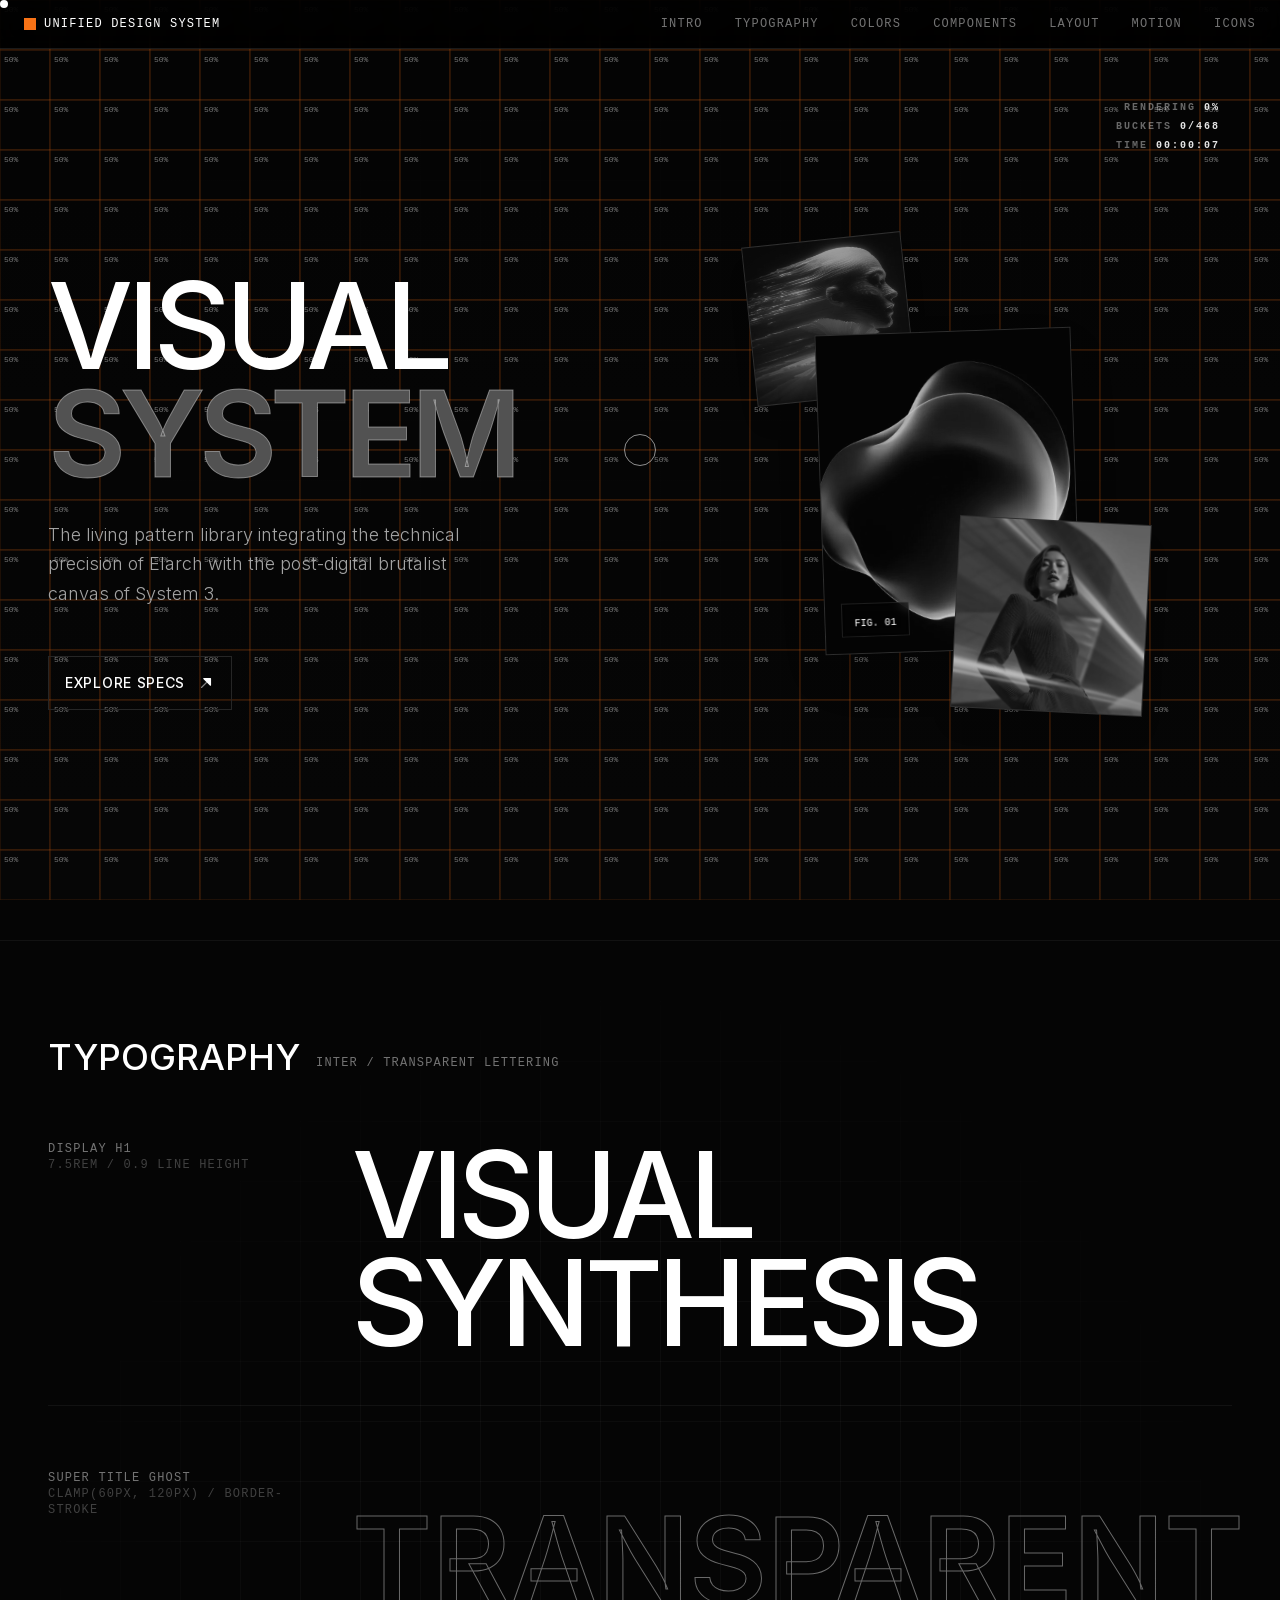
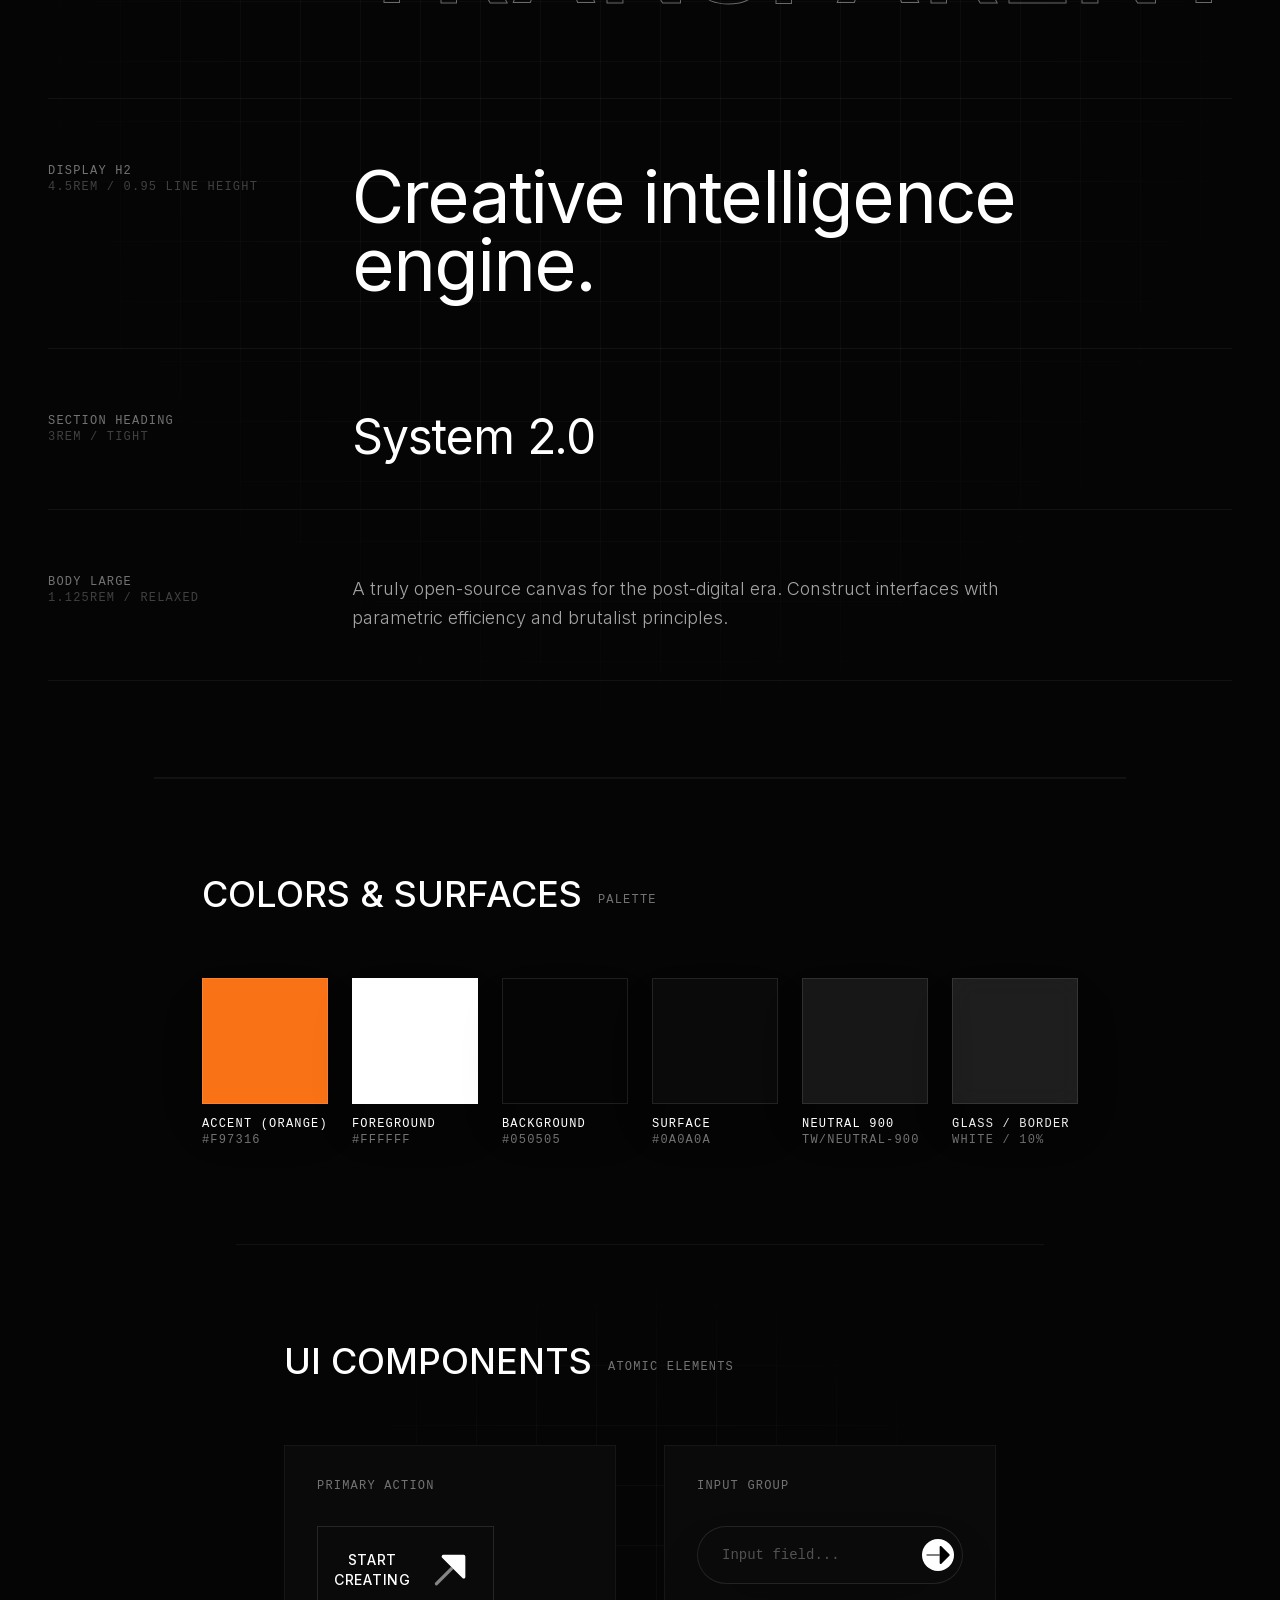
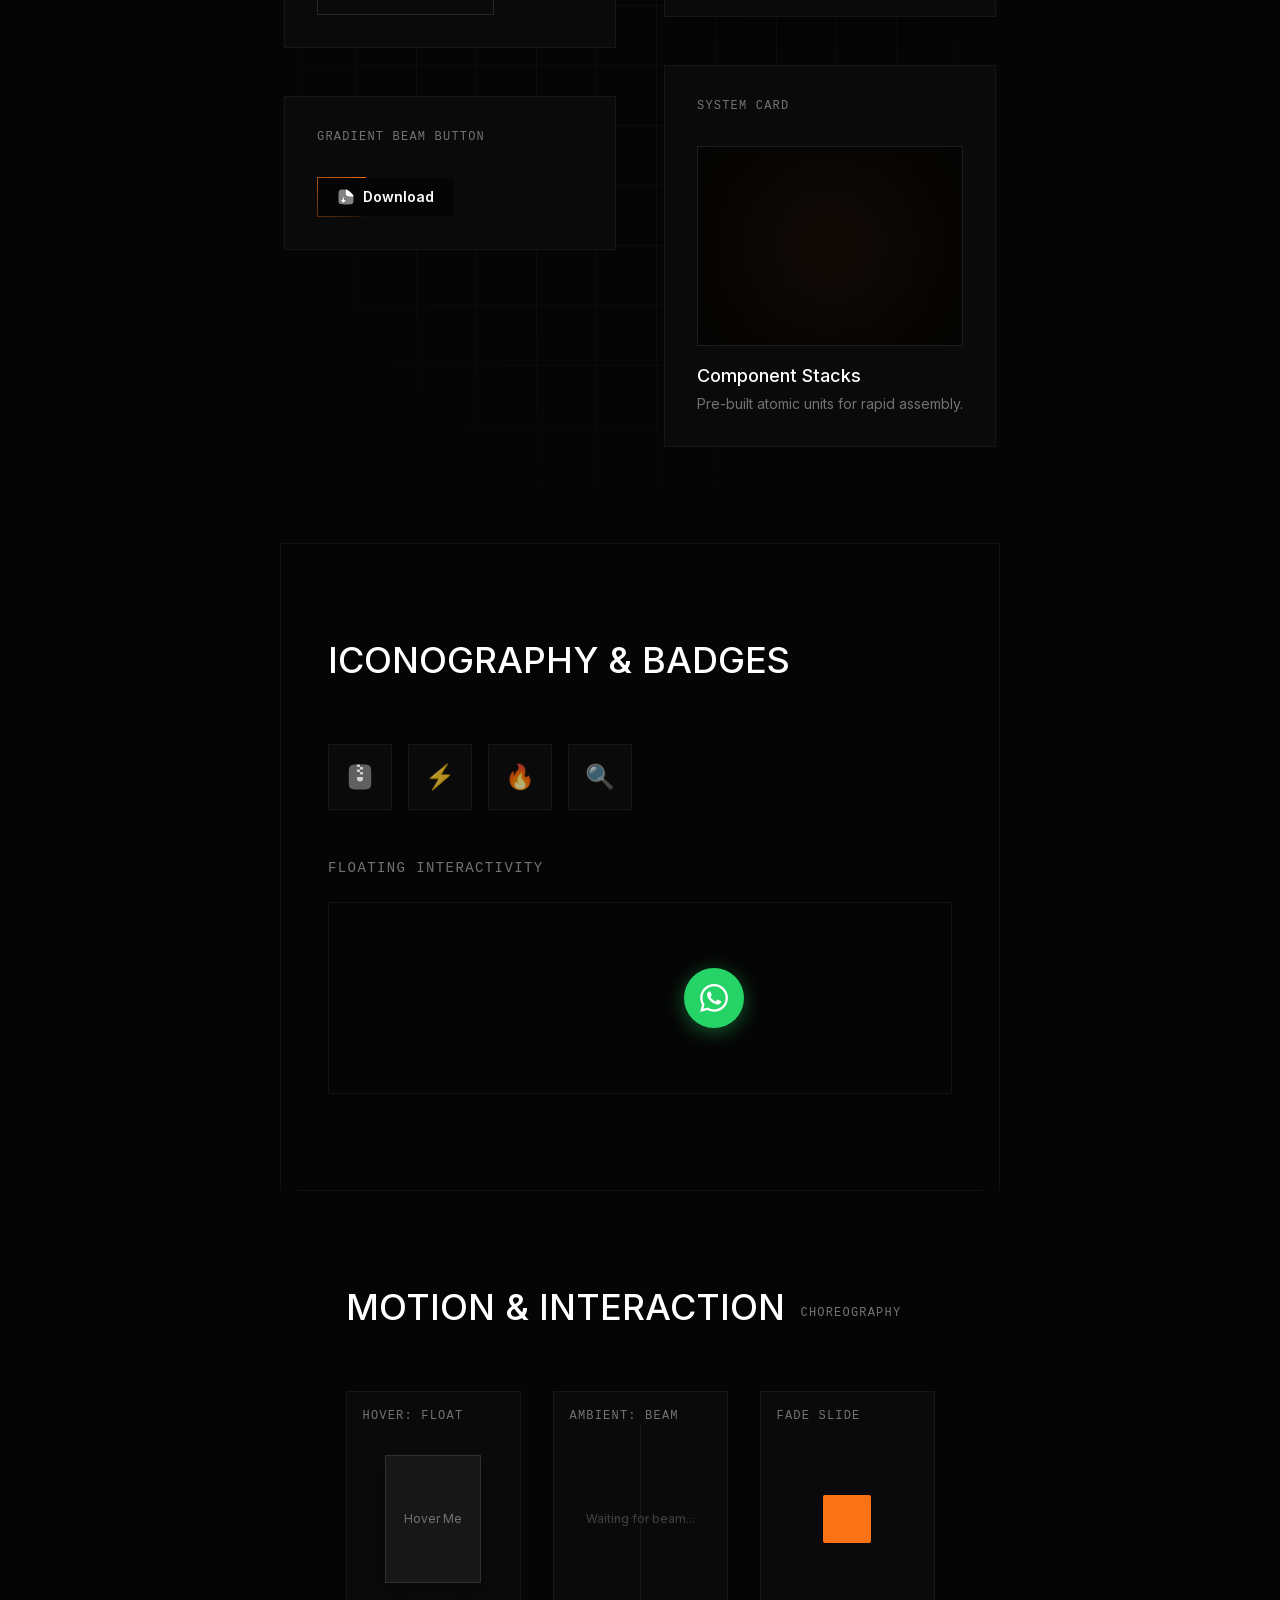
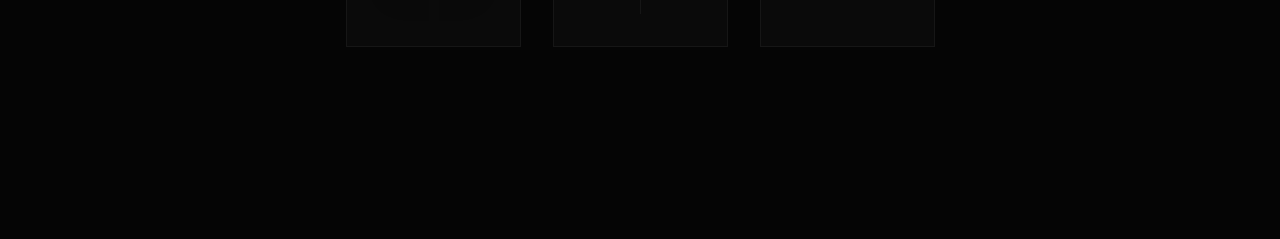
<file: assets/design_system-op1.html>
<!DOCTYPE html>
<html lang="en">
<head>
    <meta charset="utf-8"/>
    <meta content="width=device-width, initial-scale=1.0" name="viewport"/>
    <title>Unified Design System - Canvas & Elarch</title>
    <!-- From DS3 -->
    <script src="../templates/DS3/assets/resource_3fa48481346f.js"></script>
    <script src="../templates/DS3/assets/iconify_654a1ef798a3.js"></script>
    <link href="https://fonts.googleapis.com" rel="preconnect"/>
    <link crossorigin="" href="https://fonts.gstatic.com" rel="preconnect"/>
    <link href="../templates/DS3/assets/css2_5dc1420882f5.css" rel="stylesheet"/>
    <link href="../templates/DS3/assets/css2_86e10c4bcbd4.css" rel="stylesheet" />
    <link href="../templates/DS3/assets/css2_0fc20595ebff.css" rel="stylesheet" />
    <link href="../templates/DS3/assets/css2_23afcbef9bdd.css" rel="stylesheet" />
    <link href="../templates/DS3/assets/css2_82ced711bf49.css" rel="stylesheet" />
    
    <!-- From DS2 (Elarch) -->
    <link href="https://fonts.googleapis.com/css2?family=Barlow+Condensed:ital,wght@0,300;0,700;0,800;1,700&family=Montserrat:ital,wght@0,300;0,400;0,500;0,600;0,700;0,800;0,900;1,300;1,400;1,500;1,700;1,900&display=swap" rel="stylesheet">
    <link rel="stylesheet" href="../templates/DS2/styles/index-ByFoUh7y.css">

    <style>
        /* DS3 Base Styles */
        body {
            font-family: 'Inter', sans-serif;
            background-color: #050505;
            color: #ffffff;
            overflow-x: hidden;
            scroll-behavior: smooth;
        }
        
        /* DS2 Mouse Cursor Elements */
        .ds-cursor-dot {
            width: 8px; height: 8px; background: rgb(255, 255, 255); border-radius: 50%; z-index: 9999;
            transition: transform 0.05s linear;
        }
        .ds-cursor-ring {
            width: 32px; height: 32px; border: 1px solid rgba(255, 255, 255, 0.55); border-radius: 50%; z-index: 9999;
            transition: width 0.3s, height 0.3s, border-color 0.3s, background-color 0.3s;
        }

        /* DS3 Grid Background */
        .grid-bg {
            background-image:
            linear-gradient(to right, rgba(255,255,255,0.03) 1px, transparent 1px),
            linear-gradient(to bottom, rgba(255,255,255,0.03) 1px, transparent 1px);
            background-size: 60px 60px;
            mask-image: radial-gradient(ellipse at center, black 40%, transparent 70%);
            -webkit-mask-image: radial-gradient(ellipse at center, black 40%, transparent 70%);
        }

        /* DS3 Animations */
        @keyframes fadeSlideIn {
            0% { opacity: 0; transform: translateY(30px); filter: blur(8px); }
            100% { opacity: 1; transform: translateY(0); filter: blur(0px); }
        }
        .animate-on-scroll { animation-play-state: paused !important; }
        .animate-on-scroll.animate { animation-play-state: running !important; }

        /* DS3 Beam Animation */
        .beam-border-v {
            position: absolute; top: 0; bottom: 0; left: 0; width: 1px;
            background: rgba(255,255,255,0.05); overflow: hidden; z-index: 10;
        }
        .beam-border-v::after {
            content: ''; position: absolute; top: 0; left: 0; bottom: 0; right: 0;
            background: linear-gradient(to bottom, transparent, #F97316, transparent);
            transform: translateY(-100%);
            animation: beam-drop 5s cubic-bezier(0.4, 0, 0.2, 1) infinite;
            opacity: 0.7;
        }
        .beam-border-h {
            position: absolute; bottom: 0; left: 0; right: 0; height: 1px;
            background: rgba(255,255,255,0.05); overflow: hidden; z-index: 10;
        }
        .beam-border-h::after {
            content: ''; position: absolute; top: 0; left: 0; bottom: 0; right: 0;
            background: linear-gradient(to right, transparent, #F97316, transparent);
            transform: translateX(-100%);
            animation: beam-slide 7s cubic-bezier(0.4, 0, 0.2, 1) infinite;
            animation-delay: 2.5s;
            opacity: 0.7;
        }
        @keyframes beam-drop {
            0% { transform: translateY(-100%); opacity: 0; }
            10% { opacity: 1; }
            90% { opacity: 1; }
            100% { transform: translateY(100%); opacity: 0; }
        }
        @keyframes beam-slide {
            0% { transform: translateX(-100%); opacity: 0; }
            10% { opacity: 1; }
            90% { opacity: 1; }
            100% { transform: translateX(100%); opacity: 0; }
        }

        /* DS3 Button hover */
        .btn-wrapper:hover .btn {
            background-color: #F97316;
            color: #000;
            border-color: #F97316;
        }
        .btn { transition: all 0.3s ease; }

        /* Elarch Typography overrides */
        .super-title {
            font-size: clamp(60px, 10vw, 120px);
            color: transparent;
            -webkit-text-stroke: 1px rgba(255,255,255,0.4);
            font-family: 'Inter', sans-serif;
            font-weight: 900;
        }

    </style>
</head>
<body class="text-neutral-300 min-h-screen flex flex-col selection:bg-[#F97316] selection:text-black font-inter">

    <!-- Custom Cursor (DS2) -->
    <div class="fixed top-0 left-0 pointer-events-none ds-cursor-dot" style="transform: translate(0px, 0px) scale(1);"></div>
    <div class="fixed top-0 left-0 pointer-events-none ds-cursor-ring" style="transform: translate(0px, 0px);"></div>

    <!-- Background (DS3) -->
    <div class="fixed top-0 w-full h-screen -z-10 saturate-0 brightness-50 mix-blend-screen" style="mask-image: linear-gradient(to bottom, transparent, black 0%, black 80%, transparent); -webkit-mask-image: linear-gradient(to bottom, transparent, black 0%, black 80%, transparent)">
        <div class="absolute w-full h-full left-0 top-0 -z-10" data-us-project="fbC2LfIKPWAtosLcp0kG"></div>
    </div>

    <!-- Documentation Navigation (DS3) -->
    <nav class="fixed top-0 left-0 w-full z-[100] bg-black/80 backdrop-blur-md border-b border-white/10 px-6 py-4 flex justify-between items-center text-xs font-mono uppercase tracking-widest text-neutral-500">
        <a href="#" class="text-white hover:text-[#F97316] transition-colors flex items-center gap-2 cursor-hover">
            <div class="w-3 h-3 bg-[#F97316]"></div>
            Unified Design System
        </a>
        <div class="hidden md:flex gap-8">
            <a href="#hero" class="hover:text-[#F97316] transition-colors cursor-hover">Intro</a>
            <a href="#typography" class="hover:text-[#F97316] transition-colors cursor-hover">Typography</a>
            <a href="#colors" class="hover:text-[#F97316] transition-colors cursor-hover">Colors</a>
            <a href="#components" class="hover:text-[#F97316] transition-colors cursor-hover">Components</a>
            <a href="#layout" class="hover:text-[#F97316] transition-colors cursor-hover">Layout</a>
            <a href="#motion" class="hover:text-[#F97316] transition-colors cursor-hover">Motion</a>
            <a href="#icons" class="hover:text-[#F97316] transition-colors cursor-hover">Icons</a>
        </div>
    </nav>

    <!-- 0) Hero Section (DS2 Logic + DS3 Visuals) -->
    <section id="hero" class="relative w-full h-screen pt-24 overflow-hidden isolate z-0">
        <!-- Overlay for DS3 Text Visibility -->
        <div class="absolute inset-0 w-full h-full z-[1] pointer-events-none" style="background: linear-gradient(180deg, rgba(0,0,0,0.8) 0%, rgba(5,5,5,0.9) 100%);"></div>

        <!-- DS2 Canvas effect -->
        <canvas id="buckets-canvas" class="absolute inset-0 w-full h-full z-10 pointer-events-none"></canvas>
        
        <!-- DS3 Grid BG -->
        <div class="absolute inset-0 grid-bg pointer-events-none z-0"></div>

        <!-- HUD Stats Overlay (DS2) -->
        <div class="absolute top-[100px] right-[60px] z-[25] text-right font-mono hidden md:block select-none cursor-hover">
            <div class="text-[10px] font-semibold tracking-[0.2em] mb-1"><span style="color: rgba(255, 255, 255, 0.4);">RENDERING </span><span id="stat-percent" style="color: rgba(255, 255, 255, 0.9);">0%</span></div>
            <div class="text-[10px] font-semibold tracking-[0.2em] mb-1"><span style="color: rgba(255, 255, 255, 0.4);">BUCKETS </span><span id="stat-buckets" style="color: rgba(255, 255, 255, 0.9);">0/0</span></div>
            <div class="text-[10px] font-semibold tracking-[0.2em] mb-1"><span style="color: rgba(255, 255, 255, 0.4);">TIME </span><span id="stat-time" style="color: rgba(255, 255, 255, 0.9);">00:00:00</span></div>
        </div>

        <!-- Main Content -->
        <main class="grid grid-cols-1 lg:grid-cols-12 px-6 lg:px-12 my-12 lg:my-20 gap-12 relative min-h-[70vh] z-20 pointer-events-none">
            
            <div class="lg:col-span-6 flex flex-col justify-center relative pt-10 lg:pt-0">
                <h1 class="lg:text-[7.5rem] leading-[0.9] uppercase animate-on-scroll [animation:fadeSlideIn_0.8s_ease-out_0.2s_both] text-6xl font-medium text-white tracking-tighter mb-8 cursor-hover pointer-events-auto">
                    Visual<br/>
                    <span class="text-neutral-600 super-title">System</span>
                </h1>
                <p class="text-lg text-neutral-400 max-w-md leading-relaxed mb-12 font-light animate-on-scroll [animation:fadeSlideIn_0.8s_ease-out_0.4s_both] cursor-hover pointer-events-auto">
                    The living pattern library integrating the technical precision of Elarch with the post-digital brutalist canvas of System 3.
                </p>
                <div class="flex flex-col items-start gap-4 animate-on-scroll [animation:fadeSlideIn_0.8s_ease-out_0.6s_both] pointer-events-auto">
                    <!-- Custom Button Component (DS3) -->
                    <a class="cursor-hover btn-wrapper group relative inline-flex justify-center items-center p-4 border border-neutral-800 hover:border-[#F97316] transition-colors duration-300" href="#typography">
                        <div class="absolute inset-0 opacity-0 group-hover:opacity-100 bg-[url('[data-uri]')] transition-opacity duration-300"></div>
                        <div class="absolute top-0 left-0 w-2 h-2 border-t border-l border-[#F97316] opacity-0 group-hover:opacity-100 transition-all duration-300 -translate-x-1 -translate-y-1 group-hover:translate-x-0 group-hover:translate-y-0"></div>
                        <div class="absolute bottom-0 right-0 w-2 h-2 border-b border-r border-[#F97316] opacity-0 group-hover:opacity-100 transition-all duration-300 translate-x-1 translate-y-1 group-hover:translate-x-0 group-hover:translate-y-0"></div>
                        <button class="btn flex items-center gap-3 bg-transparent text-white font-medium uppercase tracking-wider text-sm relative z-10">
                            Explore Specs
                            <svg aria-hidden="true" class="iconify text-lg iconify--solar" data-icon="solar:arrow-right-up-bold-duotone" height="1em" role="img" viewbox="0 0 24 24" width="1em" xmlns="http://www.w3.org/2000/svg"><path clip-rule="evenodd" d="M17.47 15.53a.75.75 0 0 0 1.28-.53V6a.75.75 0 0 0-.75-.75H9a.75.75 0 0 0-.53 1.28z" fill="currentColor" fill-rule="evenodd"></path><path d="M5.47 17.47a.75.75 0 1 0 1.06 1.06l6.97-6.97l-1.06-1.06z" fill="currentColor" opacity=".5"></path></svg>
                        </button>
                    </a>
                </div>
            </div>

            <!-- Floating Cards (DS3) -->
            <div class="lg:col-span-6 relative h-[500px] lg:h-auto flex items-center justify-center animate-on-scroll [animation:fadeSlideIn_0.8s_ease-out_0.8s_both] perspective-[1000px] pointer-events-auto">
                <div class="relative z-10 w-64 aspect-[4/5] bg-neutral-900 border border-white/10 shadow-2xl floating-card transform rotate-[-2deg] cursor-hover hover:border-[#F97316]">
                    <img alt="Abstract Art" class="w-full h-full object-cover opacity-80 grayscale hover:grayscale-0 transition-all duration-500" src="../templates/DS3/assets/ba85e313-0a22-4811-b7e0-1e6a99_ecc219644ecc.webp"/>
                    <div class="absolute bottom-4 left-4 bg-black/50 backdrop-blur-sm px-3 py-1 border border-white/10">
                        <span class="text-[10px] font-mono uppercase text-white">Fig. 01</span>
                    </div>
                </div>
                <div class="absolute top-[10%] left-[15%] w-40 aspect-square bg-neutral-900 border border-white/10 shadow-xl floating-card z-0 transform -rotate-6 cursor-hover">
                    <img alt="Nature" class="hover:grayscale-0 transition-all duration-500 opacity-60 w-full h-full object-cover grayscale" src="../templates/DS3/assets/1d62b373-cc7d-4f73-b0bd-e8a8ec_2a4b770bf63a.webp"/>
                </div>
                <div class="absolute bottom-[15%] right-[15%] w-48 aspect-square bg-neutral-900 border border-white/10 shadow-xl floating-card z-20 transform rotate-3 cursor-hover">
                    <img alt="Graphic" class="w-full h-full object-cover opacity-70 grayscale hover:grayscale-0 transition-all duration-500" src="../templates/DS3/assets/63a6abea-fa7c-44e7-b134-9d7023_2e6b94d20600.webp"/>
                </div>
            </div>
        </main>
    </section>

    <!-- SECTION 1: Typography (DS3) -->
    <section id="typography" class="py-24 px-6 lg:px-12 max-w-[90rem] mx-auto border-t border-white/5 bg-[#050505] relative z-20 mt-10">
        <div class="absolute inset-0 grid-bg pointer-events-none z-0"></div>
        <div class="relative z-10">
            <div class="flex items-end gap-4 mb-16 cursor-hover w-max">
                <h2 class="text-4xl text-white font-medium uppercase font-inter">Typography</h2>
                <span class="text-xs font-mono text-neutral-500 uppercase tracking-widest mb-1.5">Inter / Transparent Lettering</span>
            </div>
            
            <div class="space-y-16">
                <!-- H1 -->
                <div class="grid grid-cols-1 md:grid-cols-4 gap-8 border-b border-white/5 pb-12 cursor-hover">
                    <div class="md:col-span-1 text-xs font-mono text-neutral-500 uppercase tracking-widest">
                        Display H1<br/>
                        <span class="text-neutral-700">7.5rem / 0.9 Line Height</span>
                    </div>
                    <div class="md:col-span-3">
                        <h1 class="text-[4rem] lg:text-[7.5rem] leading-[0.9] uppercase text-white font-medium tracking-tighter">
                            Visual Synthesis
                        </h1>
                    </div>
                </div>

                <!-- Title Ghosted (DS3 Inspired via DS2) -->
                <div class="grid grid-cols-1 md:grid-cols-4 gap-8 border-b border-white/5 pb-12 cursor-hover">
                    <div class="md:col-span-1 text-xs font-mono text-neutral-500 uppercase tracking-widest">
                        Super Title Ghost<br/>
                        <span class="text-neutral-700">clamp(60px, 120px) / Border-stroke</span>
                    </div>
                    <div class="md:col-span-3">
                        <span class="super-title">TRANSPARENT</span>
                    </div>
                </div>

                <!-- H2 -->
                <div class="grid grid-cols-1 md:grid-cols-4 gap-8 border-b border-white/5 pb-12 cursor-hover">
                    <div class="md:col-span-1 text-xs font-mono text-neutral-500 uppercase tracking-widest">
                        Display H2<br/>
                        <span class="text-neutral-700">4.5rem / 0.95 Line Height</span>
                    </div>
                    <div class="md:col-span-3">
                        <h2 class="text-4xl lg:text-[4.5rem] leading-[1.1] lg:leading-[0.95] text-white font-normal tracking-tight">
                            Creative intelligence engine.
                        </h2>
                    </div>
                </div>

                <!-- H3 -->
                <div class="grid grid-cols-1 md:grid-cols-4 gap-8 border-b border-white/5 pb-12 cursor-hover">
                    <div class="md:col-span-1 text-xs font-mono text-neutral-500 uppercase tracking-widest">
                        Section Heading<br/>
                        <span class="text-neutral-700">3rem / Tight</span>
                    </div>
                    <div class="md:col-span-3">
                        <h2 class="text-4xl lg:text-5xl font-normal text-white tracking-tight">
                            System 2.0
                        </h2>
                    </div>
                </div>

                <!-- Body Text -->
                <div class="grid grid-cols-1 md:grid-cols-4 gap-8 border-b border-white/5 pb-12 cursor-hover">
                    <div class="md:col-span-1 text-xs font-mono text-neutral-500 uppercase tracking-widest">
                        Body Large<br/>
                        <span class="text-neutral-700">1.125rem / Relaxed</span>
                    </div>
                    <div class="md:col-span-3">
                        <p class="text-lg text-neutral-400 leading-relaxed font-light max-w-2xl">
                            A truly open-source canvas for the post-digital era. Construct interfaces with parametric efficiency and brutalist principles.
                        </p>
                    </div>
                </div>
            </div>
        </div>
    </section>

    <!-- SECTION 2: Colors (DS3) -->
    <section id="colors" class="py-24 px-6 lg:px-12 max-w-[90rem] mx-auto border-t border-white/5 bg-[#050505] relative z-20">
        <div class="beam-border-h" style="top: 0;"></div>
        <div class="relative z-10">
            <div class="flex items-end gap-4 mb-16 cursor-hover w-max">
                <h2 class="text-4xl text-white font-medium uppercase">Colors & Surfaces</h2>
                <span class="text-xs font-mono text-neutral-500 uppercase tracking-widest mb-1.5">Palette</span>
            </div>

            <div class="grid grid-cols-2 md:grid-cols-4 lg:grid-cols-6 gap-6">
                <div class="space-y-3 cursor-hover group">
                    <div class="w-full aspect-square bg-[#F97316] border border-white/10 shadow-2xl group-hover:scale-105 transition-transform duration-300"></div>
                    <div class="text-xs font-mono text-neutral-500 uppercase tracking-widest">
                        <span class="text-white block">Accent (Orange)</span>
                        #F97316
                    </div>
                </div>
                <div class="space-y-3 cursor-hover group">
                    <div class="w-full aspect-square bg-white border border-white/10 shadow-2xl group-hover:scale-105 transition-transform duration-300"></div>
                    <div class="text-xs font-mono text-neutral-500 uppercase tracking-widest">
                        <span class="text-white block">Foreground</span>
                        #FFFFFF
                    </div>
                </div>
                <div class="space-y-3 cursor-hover group">
                    <div class="w-full aspect-square bg-[#050505] border border-white/10 shadow-2xl group-hover:scale-105 transition-transform duration-300"></div>
                    <div class="text-xs font-mono text-neutral-500 uppercase tracking-widest">
                        <span class="text-white block">Background</span>
                        #050505
                    </div>
                </div>
                <div class="space-y-3 cursor-hover group">
                    <div class="w-full aspect-square bg-[#0A0A0A] border border-white/10 shadow-2xl group-hover:scale-105 transition-transform duration-300"></div>
                    <div class="text-xs font-mono text-neutral-500 uppercase tracking-widest">
                        <span class="text-white block">Surface</span>
                        #0A0A0A
                    </div>
                </div>
                <div class="space-y-3 cursor-hover group">
                    <div class="w-full aspect-square bg-neutral-900 border border-white/10 shadow-2xl group-hover:scale-105 transition-transform duration-300"></div>
                    <div class="text-xs font-mono text-neutral-500 uppercase tracking-widest">
                        <span class="text-white block">Neutral 900</span>
                        Tw/Neutral-900
                    </div>
                </div>
                <div class="space-y-3 cursor-hover group">
                    <div class="w-full aspect-square bg-white/10 border border-white/10 shadow-2xl backdrop-blur-md group-hover:scale-105 transition-transform duration-300"></div>
                    <div class="text-xs font-mono text-neutral-500 uppercase tracking-widest">
                        <span class="text-white block">Glass / Border</span>
                        White / 10%
                    </div>
                </div>
            </div>
        </div>
    </section>

    <!-- SECTION 3: UI Components (DS3) -->
    <section id="components" class="py-24 px-6 lg:px-12 max-w-[90rem] mx-auto border-t border-white/5 bg-[#050505] relative z-20">
        <div class="absolute inset-0 grid-bg pointer-events-none z-0"></div>
        <div class="relative z-10">
            <div class="flex items-end gap-4 mb-16 cursor-hover w-max">
                <h2 class="text-4xl text-white font-medium uppercase">UI Components</h2>
                <span class="text-xs font-mono text-neutral-500 uppercase tracking-widest mb-1.5">Atomic Elements</span>
            </div>

            <div class="grid grid-cols-1 lg:grid-cols-2 gap-12">
                <!-- Buttons -->
                <div class="space-y-12">
                    <div class="p-8 border border-white/5 bg-[#0A0A0A] flex flex-col gap-8 items-start hover:border-[#F97316]/50 transition-colors">
                        <span class="text-xs font-mono text-neutral-500 uppercase tracking-widest">Primary Action</span>
                        <a class="cursor-hover btn-wrapper group relative inline-flex justify-center items-center p-4 border border-neutral-800 hover:border-[#F97316] transition-colors duration-300" href="#">
                            <div class="absolute top-0 left-0 w-2 h-2 border-t border-l border-[#F97316] opacity-0 group-hover:opacity-100 transition-all duration-300 -translate-x-1 -translate-y-1 group-hover:translate-x-0 group-hover:translate-y-0"></div>
                            <div class="absolute bottom-0 right-0 w-2 h-2 border-b border-r border-[#F97316] opacity-0 group-hover:opacity-100 transition-all duration-300 translate-x-1 translate-y-1 group-hover:translate-x-0 group-hover:translate-y-0"></div>
                            <button class="btn flex items-center gap-3 bg-transparent text-white font-medium uppercase tracking-wider text-sm relative z-10">
                                Start Creating
                                <svg aria-hidden="true" class="iconify text-lg" data-icon="solar:arrow-right-up-bold-duotone" viewBox="0 0 24 24"><path clip-rule="evenodd" d="M17.47 15.53a.75.75 0 0 0 1.28-.53V6a.75.75 0 0 0-.75-.75H9a.75.75 0 0 0-.53 1.28z" fill="currentColor" fill-rule="evenodd"></path><path d="M5.47 17.47a.75.75 0 1 0 1.06 1.06l6.97-6.97l-1.06-1.06z" fill="currentColor" opacity=".5"></path></svg>
                            </button>
                        </a>
                    </div>

                    <div class="p-8 border border-white/5 bg-[#0A0A0A] flex flex-col gap-8 items-start hover:border-[#F97316]/50 transition-colors">
                        <span class="text-xs font-mono text-neutral-500 uppercase tracking-widest">Gradient Beam Button</span>
                        <a class="cursor-hover group relative isolate inline-flex items-center justify-center gap-2 overflow-hidden rounded-none bg-transparent pt-2.5 pr-5 pb-2.5 pl-5 text-sm font-semibold text-white transition-all duration-300 hover:shadow-[0_0_30px_-5px_rgba(249,115,22,0.3)]" href="#" style="--spread: 90deg; --shimmer-color: #F97316; --speed: 3s;">
                            <div class="absolute inset-0 -z-20 overflow-hidden">
                                <div class="absolute inset-[-100%] w-[300%] h-[300%] animate-[spin_3s_linear_infinite]">
                                    <div class="absolute inset-0" style="background: conic-gradient(from calc(270deg - (var(--spread) * 0.5)), transparent 0, var(--shimmer-color) var(--spread), transparent var(--spread));"></div>
                                </div>
                            </div>
                            <div class="absolute inset-[1px] -z-10 bg-[#050505] transition-colors duration-300 group-hover:bg-[#0A0A0A]"></div>
                            <svg aria-hidden="true" class="iconify w-[18px] h-[18px]" viewBox="0 0 24 24"><path clip-rule="evenodd" d="M10 22h4c3.771 0 5.657 0 6.828-1.172S22 17.771 22 14v-.437c0-.873 0-1.529-.043-2.063h-4.052c-1.097 0-2.067 0-2.848-.105c-.847-.114-1.694-.375-2.385-1.066c-.692-.692-.953-1.539-1.067-2.386c-.105-.781-.105-1.75-.105-2.848l.01-2.834q0-.124.02-.244C11.121 2 10.636 2 10.03 2C6.239 2 4.343 2 3.172 3.172C2 4.343 2 6.229 2 10v4c0 3.771 0 5.657 1.172 6.828S6.229 22 10 22" fill="currentColor" fill-rule="evenodd" opacity=".5"></path><path d="M9.013 19.047a.75.75 0 0 1-1.026 0l-2-1.875a.75.75 0 0 1 1.026-1.094l.737.69V13.5a.75.75 0 0 1 1.5 0v3.269l.737-.691a.75.75 0 0 1 1.026 1.094zM11.51 2.26l-.01 2.835c0 1.097 0 2.066.105 2.848c.114.847.375 1.694 1.067 2.385c.69.691 1.538.953 2.385 1.067c.781.105 1.751.105 2.848.105h4.052q.02.232.028.5H22c0-.268 0-.402-.01-.56a5.3 5.3 0 0 0-.958-2.641c-.094-.128-.158-.204-.285-.357C19.954 7.494 18.91 6.312 18 5.5c-.81-.724-1.921-1.515-2.89-2.161c-.832-.556-1.248-.834-1.819-1.04a6 6 0 0 0-.506-.154c-.384-.095-.758-.128-1.285-.14z" fill="currentColor"></path></svg>
                            Download
                        </a>
                    </div>
                </div>

                <!-- Cards & Inputs -->
                <div class="space-y-12">
                    <div class="p-8 border border-white/5 bg-[#0A0A0A] flex flex-col gap-8 items-start relative hover:border-[#F97316]/50 transition-colors">
                        <span class="text-xs font-mono text-neutral-500 uppercase tracking-widest">Input Group</span>
                        <div class="cursor-hover bg-[#0A0A0A] border border-white/10 rounded-full py-3 pl-6 pr-2 flex items-center gap-4 shadow-2xl w-full group hover:border-[#F97316]/50 transition-colors">
                            <input class="bg-transparent border-none outline-none text-white text-sm w-full placeholder:text-neutral-600 font-mono" placeholder="Input field..." type="text"/>
                            <button class="w-8 h-8 bg-white text-black rounded-full flex items-center justify-center hover:bg-[#F97316] transition-colors shrink-0">
                                <svg class="iconify" viewBox="0 0 24 24"><path clip-rule="evenodd" d="M3.25 12a.75.75 0 0 1 .75-.75h9.25v1.5H4a.75.75 0 0 1-.75-.75" fill="currentColor" fill-rule="evenodd" opacity=".5"></path><path d="M13.25 12.75V18a.75.75 0 0 0 1.28.53l6-6a.75.75 0 0 0 0-1.06l-6-6a.75.75 0 0 0-1.28.53z" fill="currentColor"></path></svg>
                            </button>
                        </div>
                    </div>

                    <div class="p-8 border border-white/5 bg-[#0A0A0A] flex flex-col gap-8 hover:border-[#F97316]/50 transition-colors">
                        <span class="text-xs font-mono text-neutral-500 uppercase tracking-widest">System Card</span>
                        <div class="w-full group cursor-hover">
                            <div class="aspect-[4/3] bg-[#050505] border border-white/10 relative overflow-hidden mb-4 transition-colors group-hover:border-[#F97316]/30">
                                <div class="absolute center w-32 h-32 bg-[#F97316]/10 rounded-full blur-3xl top-1/2 left-1/2 -translate-x-1/2 -translate-y-1/2 group-hover:bg-[#F97316]/20 transition-colors"></div>
                            </div>
                            <h3 class="text-white font-medium text-lg">Component Stacks</h3>
                            <p class="text-neutral-500 text-sm mt-1">Pre-built atomic units for rapid assembly.</p>
                        </div>
                    </div>
                </div>
            </div>
        </div>
    </section>

    <!-- SECTION 4: Iconography & Badges (DS3 + DS2) -->
    <section id="icons" class="py-24 px-6 lg:px-12 max-w-[90rem] mx-auto border-t border-white/5 bg-[#050505] relative z-20">
        <div class="beam-border-v" style="left: 0;"></div>
        <div class="beam-border-v" style="right: 0; left: auto;"></div>
        <div class="relative z-10">
            <div class="flex items-end gap-4 mb-16 cursor-hover w-max">
                <h2 class="text-4xl text-white font-medium uppercase">Iconography & Badges</h2>
            </div>
            
            <div class="grid grid-cols-2 md:grid-cols-4 lg:grid-cols-8 gap-4 mb-12">
                <div class="cursor-hover p-4 border border-white/5 bg-[#0A0A0A] flex items-center justify-center text-white/70 hover:text-[#F97316] transition-colors">
                    <svg class="iconify text-2xl" viewBox="0 0 24 24"><path d="M4.172 3.172C3 4.343 3 6.229 3 10v4c0 3.771 0 5.657 1.172 6.828S7.229 22 11 22h2c3.771 0 5.657 0 6.828-1.172S21 17.771 21 14v-4c0-3.771 0-5.657-1.172-6.828S16.771 2 13 2h-1l-2.5.003c-2.794.02-4.324.164-5.328 1.169" fill="currentColor" opacity=".5"></path><path d="M13.5 8H12v1c0 .471 0 .707.146.854c.147.146.383.146.854.146h.5c.471 0 .707 0 .854-.146c.146-.147.146-.383.146-.854s0-.707-.146-.854C14.207 8 13.97 8 13.5 8M9.646 6.146C9.5 6.293 9.5 6.53 9.5 7s0 .707.146.854C9.793 8 10.03 8 10.5 8H12V6h-1.5c-.471 0-.707 0-.854.146M13.5 4H12v2h1.5c.471 0 .707 0 .854-.146c.146-.147.146-.383.146-.854s0-.707-.146-.854C14.207 4 13.97 4 13.5 4M12 4V2l-2.5.003V3c0 .471 0 .707.146.854C9.793 4 10.03 4 10.5 4zm-2.5 9v-.125c0-.483.392-.875.875-.875h3.25c.483 0 .875.392.875.875V13a2.5 2.5 0 0 1-5 0" fill="currentColor"></path></svg>
                </div>
                <div class="cursor-hover p-4 border border-white/5 bg-[#0A0A0A] flex items-center justify-center text-white/70 hover:text-[#F97316] transition-colors text-2xl">⚡</div>
                <div class="cursor-hover p-4 border border-white/5 bg-[#0A0A0A] flex items-center justify-center text-white/70 hover:text-[#F97316] transition-colors text-2xl">🔥</div>
                <div class="cursor-hover p-4 border border-white/5 bg-[#0A0A0A] flex items-center justify-center text-white/70 hover:text-[#F97316] transition-colors text-2xl">🔍</div>
            </div>

            <!-- DS2 WhatsApp Badge with bounce -->
            <div class="mt-8">
                <h3 class="text-sm text-neutral-500 mb-6 font-mono uppercase tracking-widest">Floating Interactivity</h3>
                <div class="p-8 border border-white/5 bg-[#050505] flex items-center justify-center h-48 relative overflow-hidden background-grid-bg">
                    <a href="#" target="_blank" class="cursor-hover group flex items-center gap-3 transition-transform duration-300 hover:scale-110">
                        <span class="text-[11px] font-semibold tracking-wide text-white px-3 py-1.5 rounded-full whitespace-nowrap transition-all duration-300 opacity-0 group-hover:opacity-100 group-hover:-translate-x-2" style="background: #111116; border: 1px solid #33333e;">Falar no WhatsApp</span>
                        <div class="flex items-center justify-center rounded-full transition-shadow duration-300" style="width: 60px; height: 60px; background: rgb(37, 211, 102); box-shadow: rgba(37, 211, 102, 0.4) 0px 4px 20px;">
                            <svg width="28" height="28" viewBox="0 0 24 24" fill="white"><path d="M17.472 14.382c-.297-.149-1.758-.867-2.03-.967-.273-.099-.471-.148-.67.15-.197.297-.767.966-.94 1.164-.173.199-.347.223-.644.075-.297-.15-1.255-.463-2.39-1.475-.883-.788-1.48-1.761-1.653-2.059-.173-.297-.018-.458.13-.606.134-.133.298-.347.446-.52.149-.174.198-.298.298-.497.099-.198.05-.371-.025-.52-.075-.149-.669-1.612-.916-2.207-.242-.579-.487-.5-.669-.51-.173-.008-.371-.01-.57-.01-.198 0-.52.074-.792.372-.272.297-1.04 1.016-1.04 2.479 0 1.462 1.065 2.875 1.213 3.074.149.198 2.096 3.2 5.077 4.487.709.306 1.262.489 1.694.625.712.227 1.36.195 1.871.118.571-.085 1.758-.719 2.006-1.413.248-.694.248-1.289.173-1.413-.074-.124-.272-.198-.57-.347m-5.421 7.403h-.004a9.87 9.87 0 01-5.031-1.378l-.361-.214-3.741.982.998-3.648-.235-.374a9.86 9.86 0 01-1.51-5.26c.001-5.45 4.436-9.884 9.888-9.884 2.64 0 5.122 1.03 6.988 2.898a9.825 9.825 0 012.893 6.994c-.003 5.45-4.437 9.884-9.885 9.884m8.413-18.297A11.815 11.815 0 0012.05 0C5.495 0 .16 5.335.157 11.892c0 2.096.547 4.142 1.588 5.945L.057 24l6.305-1.654a11.882 11.882 0 005.683 1.448h.005c6.554 0 11.89-5.335 11.893-11.893a11.821 11.821 0 00-3.48-8.413z"></path></svg>
                        </div>
                    </a>
                </div>
            </div>
        </div>
    </section>

    <!-- SECTION 5: Motion (DS3) -->
    <section id="motion" class="py-24 px-6 lg:px-12 max-w-[90rem] mx-auto border-t border-white/5 bg-[#050505] relative z-20 mb-24">
        <div class="relative z-10">
            <div class="flex items-end gap-4 mb-16 cursor-hover w-max">
                <h2 class="text-4xl text-white font-medium uppercase">Motion & Interaction</h2>
                <span class="text-xs font-mono text-neutral-500 uppercase tracking-widest mb-1.5">Choreography</span>
            </div>

            <div class="grid grid-cols-1 md:grid-cols-2 lg:grid-cols-3 gap-8">
                <div class="p-8 border border-white/5 bg-[#0A0A0A] flex flex-col gap-8 items-center justify-center h-64 relative">
                    <span class="absolute top-4 left-4 text-xs font-mono text-neutral-500 uppercase tracking-widest">Hover: Float</span>
                    <div class="w-24 h-32 bg-neutral-900 border border-white/10 shadow-xl floating-card cursor-hover flex items-center justify-center text-xs text-neutral-500">
                        Hover Me
                    </div>
                </div>

                <div class="p-8 border border-white/5 bg-[#0A0A0A] flex flex-col gap-8 items-center justify-center h-64 relative overflow-hidden">
                    <span class="absolute top-4 left-4 text-xs font-mono text-neutral-500 uppercase tracking-widest">Ambient: Beam</span>
                    <div class="relative w-full h-full flex items-center justify-center">
                        <div class="beam-border-h" style="bottom: 50%;"></div>
                        <div class="beam-border-v" style="left: 50%;"></div>
                        <span class="text-xs text-neutral-700">Waiting for beam...</span>
                    </div>
                </div>

                <div class="p-8 border border-white/5 bg-[#0A0A0A] flex flex-col gap-8 items-center justify-center h-64 relative overflow-hidden">
                    <span class="absolute top-4 left-4 text-xs font-mono text-neutral-500 uppercase tracking-widest">Fade Slide</span>
                    <div class="w-12 h-12 bg-[#F97316] animate-on-scroll [animation:fadeSlideIn_0.8s_ease-out_0s_both] animate rounded-sm"></div>
                </div>
            </div>
        </div>
    </section>

    <!-- Script Interactions (Merge of DS2 logic and DS3 logic) -->
    <script>
        // DS3 Intersection Observer Animation Logic
        (function () {
            const once = true;
            if (!window.__inViewIO) {
                window.__inViewIO = new IntersectionObserver((entries) => {
                    entries.forEach((entry) => {
                        if (entry.isIntersecting) {
                            entry.target.classList.add("animate");
                            if (once) window.__inViewIO.unobserve(entry.target);
                        }
                    });
                }, { threshold: 0.1, rootMargin: "0px 0px -5% 0px" });
            }
            window.initInViewAnimations = function (selector = ".animate-on-scroll") {
                document.querySelectorAll(selector).forEach((el) => {
                    window.__inViewIO.observe(el);
                });
            };
            document.addEventListener("DOMContentLoaded", () => initInViewAnimations());
        })();

        // DS2 Interactive Canvas and Custom Cursor logic
        document.addEventListener("DOMContentLoaded", () => {
            // Cursor
            const dot = document.querySelector('.ds-cursor-dot');
            const ring = document.querySelector('.ds-cursor-ring');
            let mouseX = window.innerWidth / 2, mouseY = window.innerHeight / 2;
            let ringX = mouseX, ringY = mouseY;
            
            document.addEventListener("mousemove", (e) => {
                mouseX = e.clientX; mouseY = e.clientY;
                if(dot) dot.style.transform = `translate(${mouseX - 4}px, ${mouseY - 4}px)`;
            });
            
            const animateCursor = () => {
                ringX += (mouseX - ringX) * 0.15;
                ringY += (mouseY - ringY) * 0.15;
                if(ring) ring.style.transform = `translate(${ringX - 16}px, ${ringY - 16}px)`;
                requestAnimationFrame(animateCursor);
            };
            animateCursor();

            document.querySelectorAll("a, button, input, .cursor-hover").forEach(el => {
                el.addEventListener("mouseenter", () => {
                    if(ring) {
                        ring.style.width = "56px"; ring.style.height = "56px";
                        ring.style.transform = `translate(${ringX - 28}px, ${ringY - 28}px)`;
                        ring.style.backgroundColor = "rgba(255,255,255,1)";
                        ring.style.mixBlendMode = "difference";
                    }
                });
                el.addEventListener("mouseleave", () => {
                    if(ring) {
                        ring.style.width = "32px"; ring.style.height = "32px";
                        ring.style.transform = `translate(${ringX - 16}px, ${ringY - 16}px)`;
                        ring.style.backgroundColor = "transparent";
                        ring.style.mixBlendMode = "normal";
                    }
                });
            });

            // Bucket Render Logic over hero
            const canvas = document.getElementById("buckets-canvas");
            if(canvas) {
                const ctx = canvas.getContext("2d", { alpha: true });
                let buckets = [];
                const BUCKET_SIZE = window.innerWidth < 900 ? 30 : 50;
                let cols, rows;
                let timeElapsed = 0;
                let isHoveringHero = false;

                const statBuckets = document.getElementById("stat-buckets");
                const statPercent = document.getElementById("stat-percent");
                const statTime = document.getElementById("stat-time");

                function initGrid() {
                    const heroDiv = document.getElementById("hero");
                    canvas.width = window.innerWidth;
                    canvas.height = heroDiv ? heroDiv.clientHeight : window.innerHeight;
                    
                    cols = Math.ceil(canvas.width / BUCKET_SIZE);
                    rows = Math.ceil(canvas.height / BUCKET_SIZE);
                    buckets = [];

                    let bucketIndex = 0;
                    for (let y = 0; y < rows; y++) {
                        for (let x = 0; x < cols; x++) {
                            buckets.push({
                                x: x * BUCKET_SIZE, y: y * BUCKET_SIZE,
                                w: BUCKET_SIZE, h: BUCKET_SIZE,
                                id: bucketIndex, opacity: 0.50, revealed: false
                            });
                            bucketIndex++;
                        }
                    }
                    if (statBuckets) statBuckets.innerText = `0/${buckets.length}`;
                }
                window.addEventListener("resize", initGrid);
                initGrid();

                const heroRect = document.getElementById("hero");
                heroRect.addEventListener("mousemove", () => { isHoveringHero = true; });
                heroRect.addEventListener("mouseleave", () => { isHoveringHero = false; });

                const MOUSE_REVEAL_RADIUS = 300, REVEAL_SPEED = 0.05;

                function renderGrid() {
                    ctx.clearRect(0, 0, canvas.width, canvas.height);
                    let clearedCount = 0;

                    for(let i = 0; i < buckets.length; i++) {
                        let b = buckets[i];
                        if (isHoveringHero) {
                            const distance = Math.hypot(b.x + b.w / 2 - mouseX, b.y + b.h / 2 - mouseY);
                            if (distance < MOUSE_REVEAL_RADIUS) b.revealed = true;
                        }
                        if (b.revealed && b.opacity > 0) {
                            b.opacity -= REVEAL_SPEED;
                            if (b.opacity <= 0) b.opacity = 0;
                        }
                        if (b.opacity <= 0.05) clearedCount++;

                        if (b.opacity > 0) {
                            ctx.fillStyle = `rgba(10, 10, 10, ${b.opacity * 0.9})`; 
                            ctx.fillRect(b.x, b.y, b.w, b.h);
                            ctx.strokeStyle = `rgba(249, 115, 22, ${b.opacity * 0.4})`;  // Orange hint
                            ctx.lineWidth = 1;
                            ctx.strokeRect(b.x, b.y, b.w, b.h);

                            if (b.opacity > 0) { 
                                ctx.fillStyle = `rgba(255, 255, 255, ${b.opacity * 0.9})`;
                                ctx.font = "8px monospace";
                                let pct = ( (1 - b.opacity) * 100 ).toFixed(0);
                                if (pct < 10) pct = pct;
                                ctx.fillText(`${pct}%`, b.x + 4, b.y + 12);
                            }
                        }
                    }

                    if (statPercent && buckets.length > 0) {
                        const pct = Math.floor((clearedCount / buckets.length) * 100);
                        statPercent.innerText = `${pct}%`;
                        statBuckets.innerText = `${clearedCount}/${buckets.length}`;
                    }
                    requestAnimationFrame(renderGrid);
                }
                renderGrid();

                setInterval(() => {
                    if(!isHoveringHero && buckets.length > 0) {
                        const hidden = buckets.filter(b => !b.revealed);
                        for(let i=0; i<3; i++) {
                            if(hidden.length > 0) {
                                const idx = Math.floor(Math.random() * hidden.length);
                                hidden[idx].revealed = true;
                                hidden.splice(idx, 1);
                            }
                        }
                    }
                    timeElapsed++;
                    if (statTime) {
                        const m = Math.floor(timeElapsed / 60), s = timeElapsed % 60;
                        statTime.innerText = `00:${m.toString().padStart(2, '0')}:${s.toString().padStart(2, '0')}`;
                    }
                }, 300);
            }
        });
    </script>
</body>
</html>
</file>
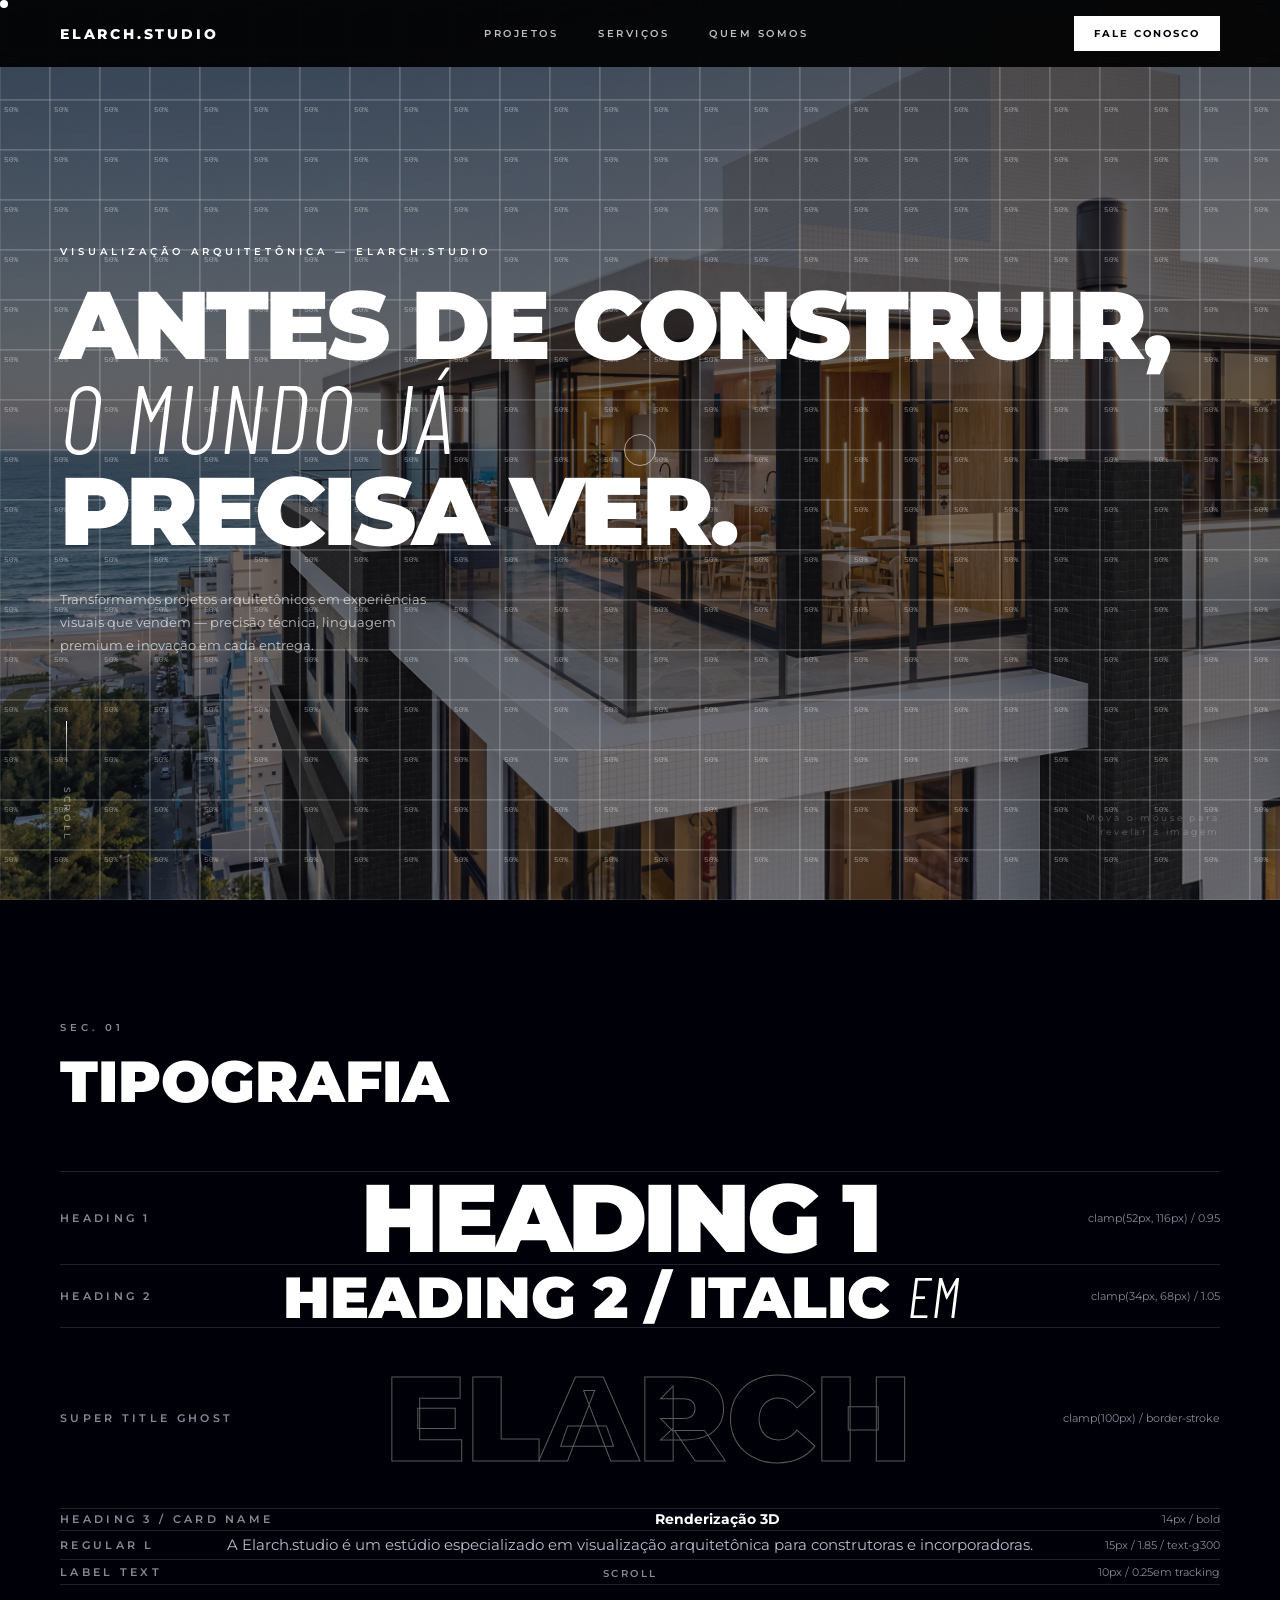
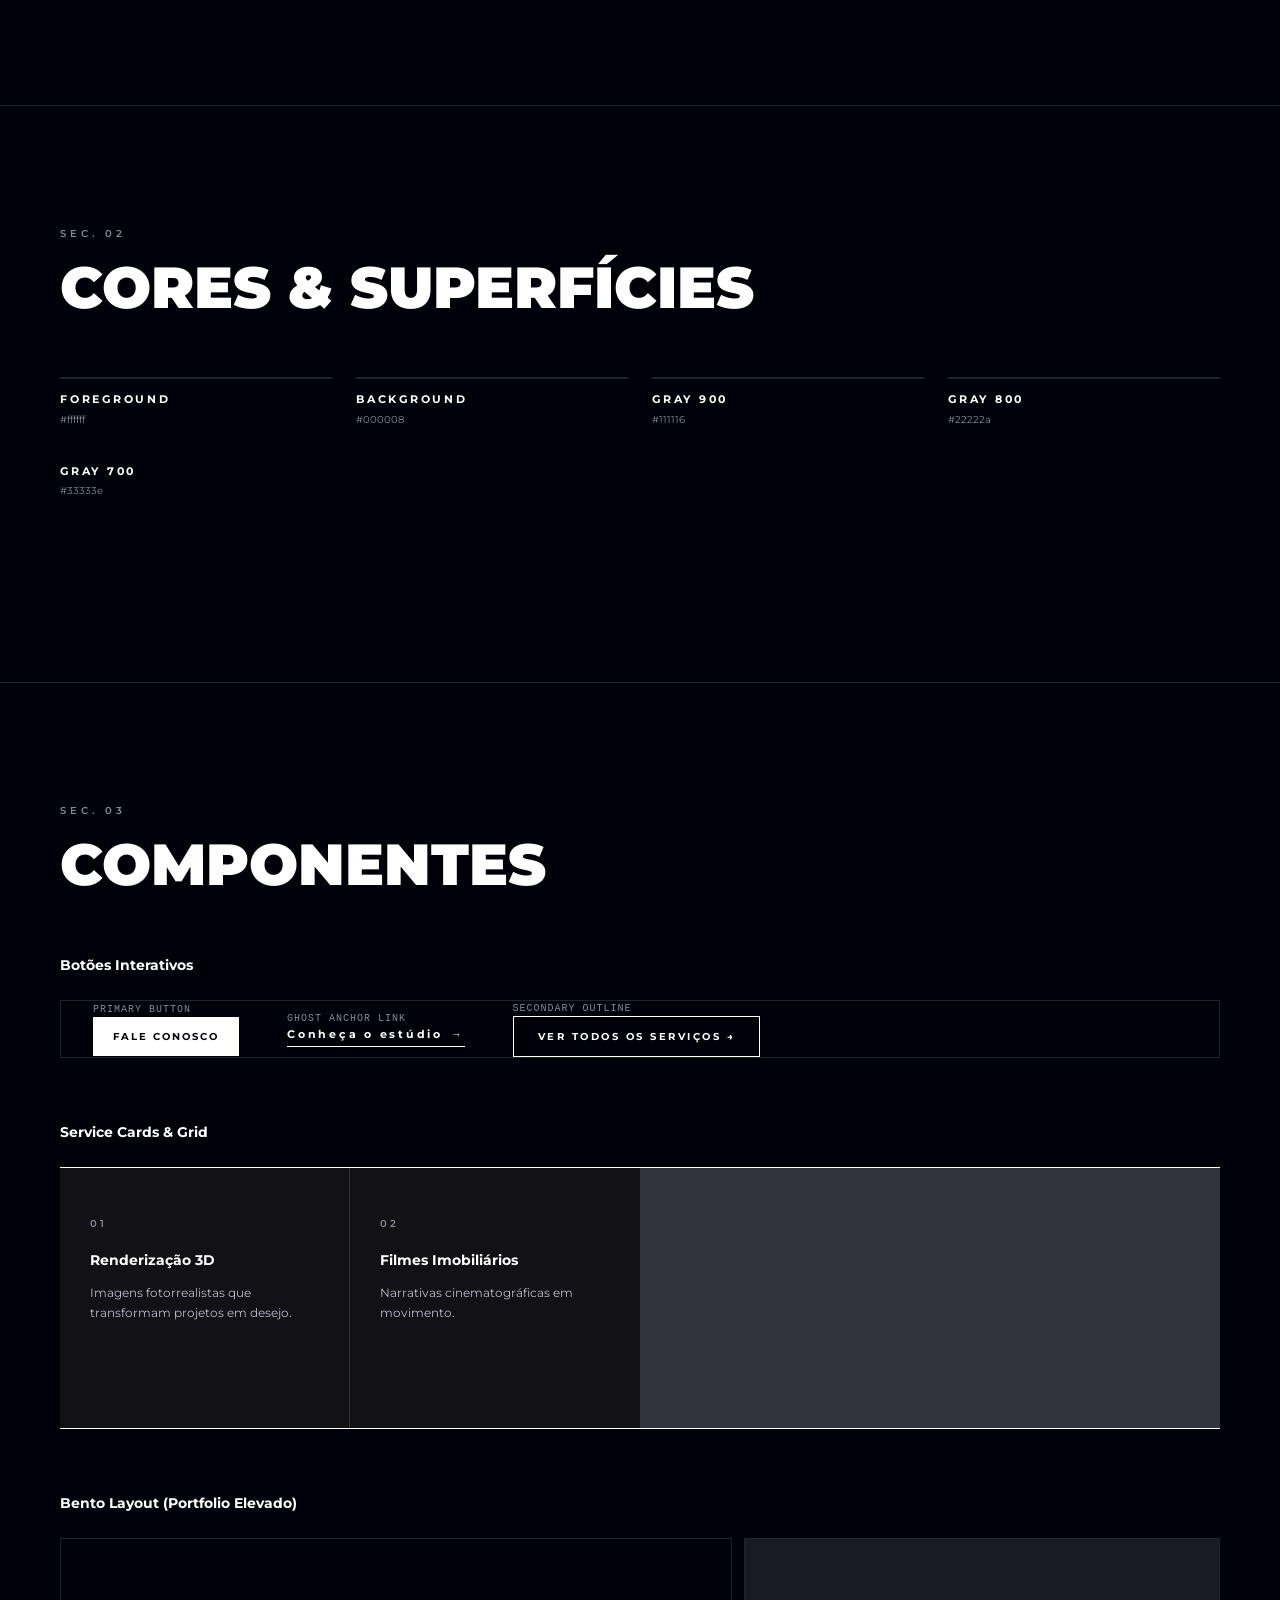
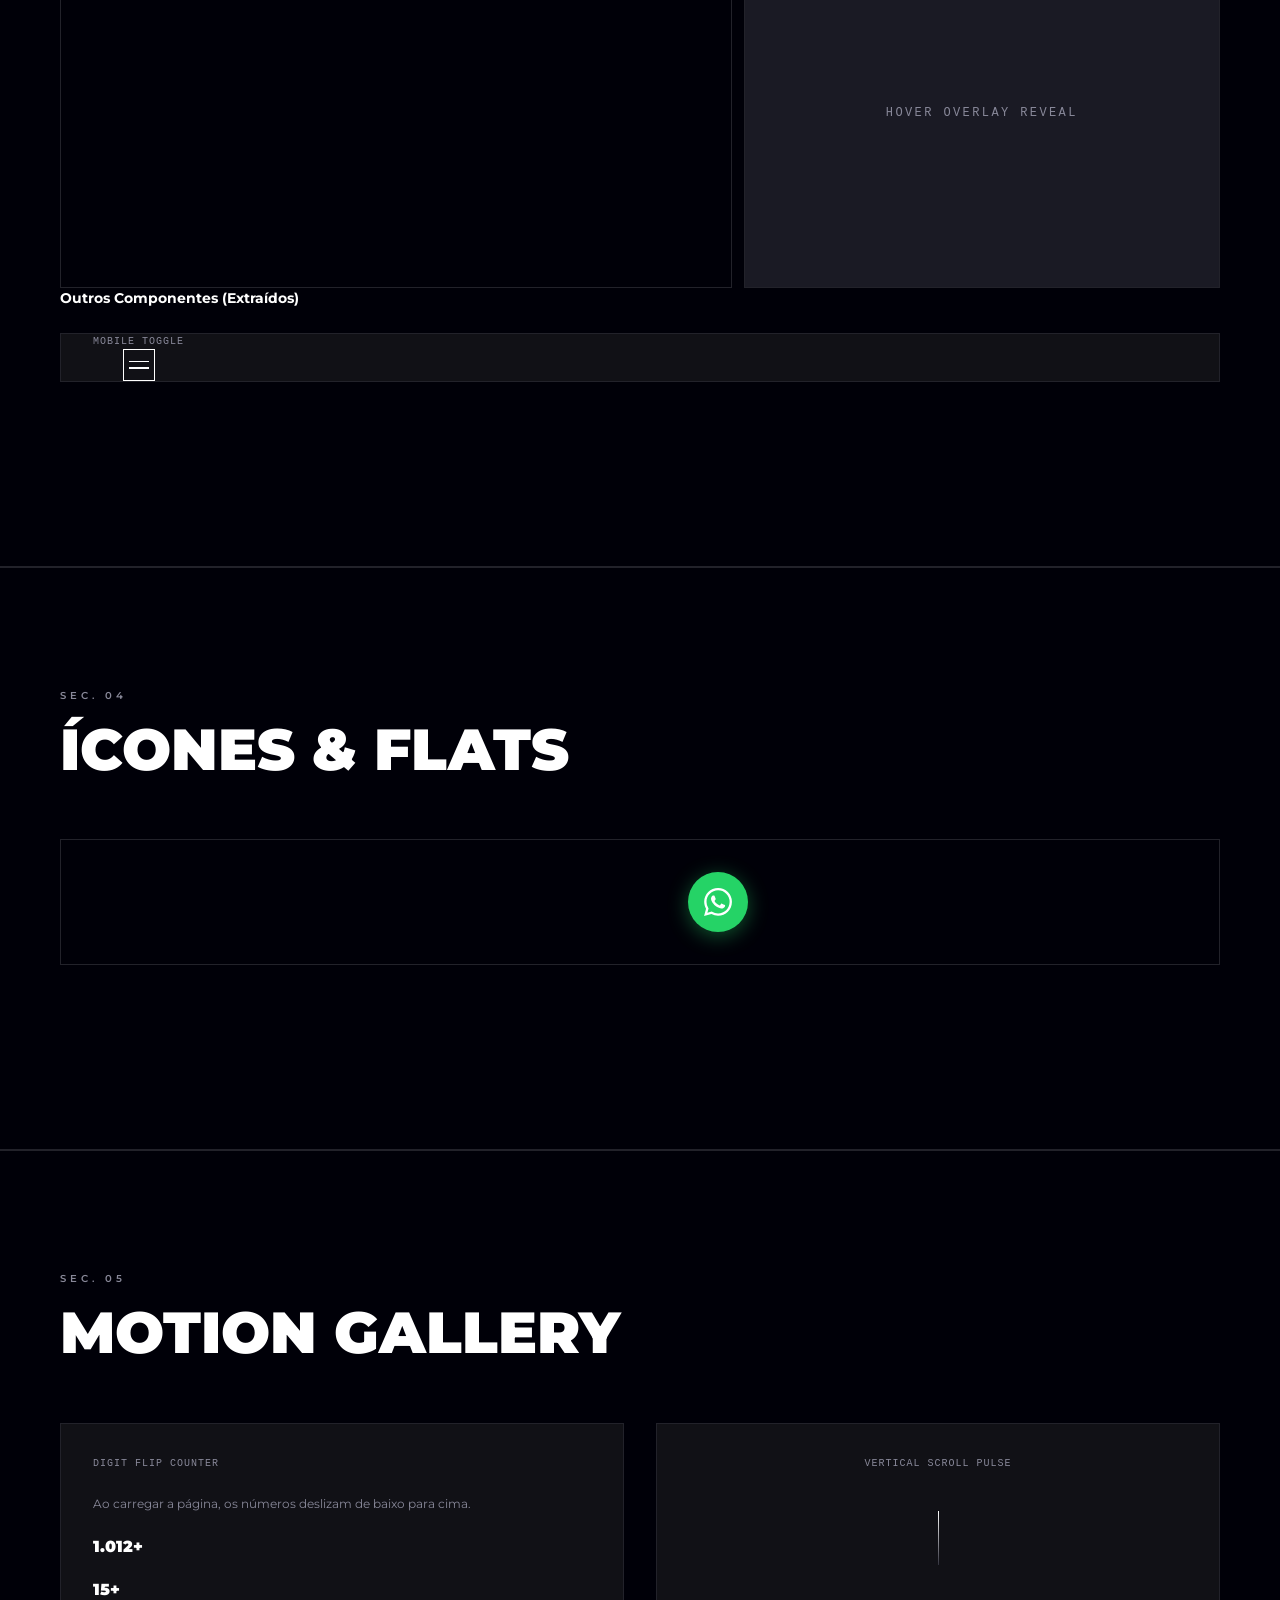
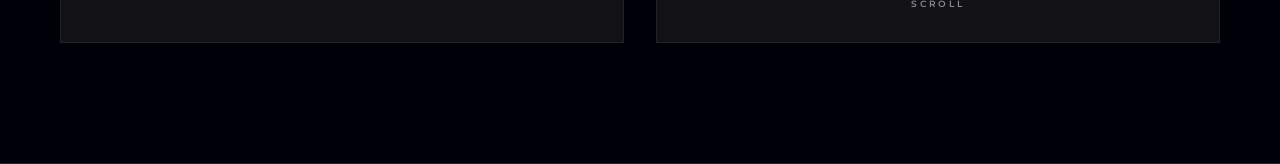
<file: templates/DS2/design-elarch.html>
<!DOCTYPE html>
<html lang="pt-BR">
<head>
    <meta charset="UTF-8">
    <meta name="viewport" content="width=device-width, initial-scale=1.0">
    <title>Design System — Elarch.studio (DS2)</title>
    
    <link rel="preconnect" href="https://fonts.googleapis.com">
    <link rel="preconnect" href="https://fonts.gstatic.com" crossorigin="">
    <link href="https://fonts.googleapis.com/css2?family=Barlow+Condensed:ital,wght@0,300;0,700;0,800;1,700&family=Montserrat:ital,wght@0,300;0,400;0,500;0,600;0,700;0,800;0,900;1,300;1,400;1,500;1,700;1,900&display=swap" rel="stylesheet">
    <link rel="stylesheet" href="./styles/index-ByFoUh7y.css">

    <style type="text/css">
      /* CSS Variables extraction for Design System */
      :root {
        --background: #000008;
        --foreground: #ffffff;
        --g900: #111116;
        --g800: #22222a;
        --g700: #33333e;
        --g500: #888899;
        --g300: #bbbbcc;
        --secondary: #0086bd;
      }
      body {
        background-color: var(--background);
        color: var(--foreground);
        font-family: 'Montserrat', sans-serif;
        scroll-behavior: smooth;
        overflow-x: hidden;
      }

      /* Documentation Container */
      .ds-section {
        padding: 120px 60px;
        max-width: 1400px;
        margin: 0 auto;
        border-bottom: 1px solid var(--g800);
      }
      @media (max-width: 900px) {
        .ds-section { padding: 80px 24px; }
      }
      .ds-section-title {
        margin-bottom: 60px;
      }

      /* Fallback for missing Tailwind vars in static view */
      .bg-background { background-color: var(--background); }
      .text-foreground { color: var(--foreground); }
      .bg-foreground { background-color: var(--foreground); }
      .text-background { color: var(--background); }
      .bg-g900 { background-color: var(--g900); }
      .bg-g800 { background-color: var(--g800); }
      .bg-g700 { background-color: var(--g700); }
      .border-g800 { border-color: var(--g800); }
      .text-g900 { color: var(--g900); }
      .text-g700 { color: var(--g700); }
      .text-g500 { color: var(--g500); }
      .text-g300 { color: var(--g300); }
      .text-secondary { color: var(--secondary); }
      .font-montserrat { font-family: 'Montserrat', sans-serif; }

      /* Simulate native hover interactions for demonstration without JS bundle */
      .service-card { transition: background-color 0.3s ease; }
      .service-card:hover { background-color: #18181A; }
      .service-card .sc-num { transition: color 0.3s ease; }
      .service-card:hover .sc-num { color: #ffffff; }
      .service-card .sc-arrow { opacity: 0; transition: opacity 0.3s ease; }
      .service-card:hover .sc-arrow { opacity: 1; transform:translateY(-4px) translateX(4px); }

      /* Portfolio grid fallback display */
      .portfolio-grid { display: grid; }
      @media (max-width: 900px) {
          .portfolio-grid { display: flex; flex-direction: column; gap: 12px; }
          .portfolio-grid > a { width: 100%; height: 280px !important; grid-area: auto !important; }
      }

      /* Animations extracted from index.html */
      @keyframes digit-flip {
        0% { transform: translateY(40px); opacity: 0; }
        100% { transform: translateY(0); opacity: 1; }
      }
      .animate-digit-flip {
        animation: digit-flip 1s cubic-bezier(0.16, 1, 0.3, 1) forwards;
      }
      @keyframes scroll-pulse {
        0% { transform: translateY(-100%); }
        100% { transform: translateY(100%); }
      }
      .WhatsApp-bounce {
         transition: transform 0.3s cubic-bezier(0.175, 0.885, 0.32, 1.275);
      }
      .WhatsApp-bounce:hover {
         transform: scale(1.05);
      }
    </style>
</head>
<body class="bg-background text-foreground font-montserrat">

  <!-- Custom Cursor Elements -->
  <div class="fixed top-0 left-0 pointer-events-none ds-cursor-dot" style="width: 8px; height: 8px; background: rgb(255, 255, 255); border-radius: 50%; z-index: 9999; transition: transform 0.05s linear; transform: translate(0px, 0px) scale(1);"></div>
  <div class="fixed top-0 left-0 pointer-events-none ds-cursor-ring" style="width: 32px; height: 32px; border: 1px solid rgba(255, 255, 255, 0.55); border-radius: 50%; z-index: 9999; transition: width 0.3s, height 0.3s, border-color 0.3s, background-color 0.3s; transform: translate(0px, 0px);"></div>

  <!-- Documentation Nav matching Print structure -->
  <nav class="fixed top-0 left-0 w-full z-50 transition-all duration-300" style="background: rgba(0, 0, 0, 0.92); backdrop-filter: blur(24px); padding: 16px 60px;">
    <div class="flex items-center justify-between max-w-[1600px] mx-auto nav-inner">
      <button class="font-montserrat font-[800] text-foreground tracking-[0.2em] uppercase text-sm bg-transparent border-none">ELARCH.STUDIO</button>
      <div class="hidden md:flex items-center gap-10">
        <a class="text-[10px] cursor-hover font-semibold tracking-[0.25em] uppercase transition-opacity duration-300 hover:text-white bg-transparent border-none" href="#" style="color: rgba(255, 255, 255, 0.75); text-decoration: none;">PROJETOS</a>
        <a class="text-[10px] cursor-hover font-semibold tracking-[0.25em] uppercase transition-opacity duration-300 hover:text-white bg-transparent border-none" href="#" style="color: rgba(255, 255, 255, 0.75); text-decoration: none;">SERVIÇOS</a>
        <a class="text-[10px] cursor-hover font-semibold tracking-[0.25em] uppercase transition-opacity duration-300 hover:text-white bg-transparent border-none" href="#" style="color: rgba(255, 255, 255, 0.75); text-decoration: none;">QUEM SOMOS</a>
      </div>
      <div class="flex items-center gap-4">
        <a href="#contato" class="hidden md:flex cursor-hover bg-foreground text-background text-[10px] items-center justify-center font-bold tracking-[0.2em] uppercase px-5 py-2.5 transition-opacity duration-300 hover:opacity-85 border-none mt-0 text-decoration-none" style="text-decoration:none;">FALE CONOSCO</a>
      </div>
    </div>
  </nav>

  <!-- 0) Hero Section Exact Clone -->
  <section id="hero" class="relative w-full h-screen max-[900px]:h-[100svh] max-[900px]:max-h-[100svh] overflow-hidden isolate z-0 max-[900px]:[contain:strict]">
    <!-- LAYER 1: BG Image (z-0) without excessive darkening filters -->
    <div class="absolute inset-0 w-full h-full z-0" style="background-image: url('./images/hero-bg.jpg'); background-size: cover; background-position: center center; background-repeat: no-repeat;"></div>
    
    <!-- Ligeiro sombreamento linear para garantir a leitura do texto brilhante sobre a foto -->
    <div class="absolute inset-0 w-full h-full z-[1] pointer-events-none" style="background: linear-gradient(180deg, rgba(0,0,0,0.4) 0%, rgba(0,0,0,0.1) 100%);"></div>

    <!-- LAYER 2: QUADRADINHOS (z-10) -->
    <canvas id="buckets-canvas" class="absolute inset-0 w-full h-full z-10 pointer-events-none"></canvas>

    <!-- HUD Stats (z-20) Overlay Top Right -->
    <div class="absolute top-[100px] right-[60px] z-[25] text-right font-mono hidden md:block select-none cursor-hover">
      <div class="text-[10px] font-semibold tracking-[0.2em] mb-1"><span style="color: rgba(255, 255, 255, 0.4);">RENDERING </span><span id="stat-percent" style="color: rgba(255, 255, 255, 0.9);">0%</span></div>
      <div class="text-[10px] font-semibold tracking-[0.2em] mb-1"><span style="color: rgba(255, 255, 255, 0.4);">BUCKETS </span><span id="stat-buckets" style="color: rgba(255, 255, 255, 0.9);">0/0</span></div>
      <div class="text-[10px] font-semibold tracking-[0.2em] mb-1"><span style="color: rgba(255, 255, 255, 0.4);">TIME </span><span id="stat-time" style="color: rgba(255, 255, 255, 0.9);">00:00:00</span></div>
    </div>
    
    <!-- LAYER 3: TEXTOS (z-20) -->
    <div class="absolute inset-0 z-20 flex flex-col justify-center px-[60px] pointer-events-none max-[900px]:justify-end max-[900px]:px-6 max-[900px]:pb-24 max-[900px]:top-[90px] max-[900px]:bottom-auto">
      <div class="anim-fade-up pointer-events-auto cursor-hover" style="animation-delay: 0.1s;">
        <p class="text-[10px] font-semibold tracking-[0.4em] uppercase text-foreground mb-5">VISUALIZAÇÃO ARQUITETÔNICA — ELARCH.STUDIO</p>
      </div>
      <div class="anim-fade-up pointer-events-auto cursor-hover" style="animation-delay: 0.3s;">
        <h1 class="font-[900] uppercase leading-[0.95] max-[900px]:!text-[clamp(36px,10vw,52px)]" style="font-size: clamp(52px, 7.5vw, 116px); letter-spacing: -0.04em;">ANTES DE CONSTRUIR,<br><em class="font-light italic" style="font-family:'Barlow Condensed', sans-serif; letter-spacing: 0.02em;">O MUNDO JÁ</em><br>PRECISA VER.</h1>
      </div>
      <div class="anim-fade-up mt-8 max-w-[500px] pointer-events-auto" style="animation-delay: 0.5s;">
        <p class="text-[13px] leading-[1.75] max-w-[380px]" style="color: rgba(255, 255, 255, 0.7);">Transformamos projetos arquitetônicos em experiências visuais que vendem — precisão técnica, linguagem premium e inovação em cada entrega.</p>
      </div>
    </div>
    
    <div class="absolute bottom-[60px] left-[60px] z-10 hidden md:flex flex-col items-center gap-3">
      <div class="w-[1px] h-[54px]" style="background: linear-gradient(white, transparent); animation: 2s ease-in-out 0s infinite normal none running scroll-pulse;"></div>
      <span class="text-[9px] font-semibold tracking-[0.3em] uppercase" style="color: rgba(255, 255, 255, 0.4); writing-mode: vertical-lr;">SCROLL</span>
    </div>
    <div class="absolute bottom-[60px] right-[60px] z-10 text-right anim-fade-up hidden md:block" style="animation-delay: 0.8s; color: rgba(255, 255, 255, 0.28);">
      <p class="text-[9px] tracking-[0.3em] leading-relaxed">Mova o mouse para<br>revelar a imagem</p>
    </div>
  </section>

  <!-- 1) Typography -->
  <section id="typography" class="ds-section relative z-[1] bg-background">
    <div class="ds-section-title">
      <p class="text-[10px] font-semibold tracking-[0.4em] uppercase text-g500 mb-4 cursor-hover w-max">Sec. 01</p>
      <h2 class="font-[900] uppercase leading-[1.05] cursor-hover w-max" style="font-size: clamp(34px, 4.5vw, 68px);">Tipografia</h2>
    </div>

    <div class="flex flex-col border-t border-g800">
      <!-- Heading 1 -->
      <div class="flex justify-between items-center py-8 border-b border-g800 max-[900px]:flex-col max-[900px]:items-start max-[900px]:gap-4">
        <div class="w-1/4 text-[11px] font-semibold tracking-[0.3em] uppercase text-g500">Heading 1</div>
        <div class="w-2/4">
          <h1 class="font-[900] uppercase leading-[0.95]" style="font-size: clamp(52px, 7.5vw, 116px); letter-spacing: -0.04em;">Heading 1</h1>
        </div>
        <div class="w-1/4 text-right text-[11px] text-g500 max-[900px]:text-left">clamp(52px, 116px) / 0.95</div>
      </div>
      <!-- Heading 2 -->
      <div class="flex justify-between items-center py-8 border-b border-g800 max-[900px]:flex-col max-[900px]:items-start max-[900px]:gap-4">
        <div class="w-1/4 text-[11px] font-semibold tracking-[0.3em] uppercase text-g500">Heading 2</div>
        <div class="w-2/4">
          <h2 class="font-[900] uppercase leading-[1.05]" style="font-size: clamp(34px, 4.5vw, 68px);">Heading 2 / Italic <em class="font-light italic" style="font-family:'Barlow Condensed', sans-serif;">em</em></h2>
        </div>
        <div class="w-1/4 text-right text-[11px] text-g500 max-[900px]:text-left">clamp(34px, 68px) / 1.05</div>
      </div>
      <!-- Title Ghosted -->
      <div class="flex justify-between items-center py-8 border-b border-g800 max-[900px]:flex-col max-[900px]:items-start max-[900px]:gap-4">
        <div class="w-1/4 text-[11px] font-semibold tracking-[0.3em] uppercase text-g500">Super Title Ghost</div>
        <div class="w-2/4">
          <span class="font-[900] uppercase" style="font-size: clamp(60px, 10vw, 120px); color: transparent; -webkit-text-stroke: 1px rgb(90, 90, 90);">ELARCH</span>
        </div>
        <div class="w-1/4 text-right text-[11px] text-g500 max-[900px]:text-left">clamp(100px) / border-stroke</div>
      </div>
      <!-- Heading 3 -->
      <div class="flex justify-between items-center py-8 border-b border-g800 max-[900px]:flex-col max-[900px]:items-start max-[900px]:gap-4">
        <div class="w-1/4 text-[11px] font-semibold tracking-[0.3em] uppercase text-g500">Heading 3 / Card Name</div>
        <div class="w-2/4">
          <h3 class="text-[14px] font-bold text-foreground">Renderização 3D</h3>
        </div>
        <div class="w-1/4 text-right text-[11px] text-g500 max-[900px]:text-left">14px / bold</div>
      </div>
      <!-- Paragraph -->
      <div class="flex justify-between items-center py-8 border-b border-g800 max-[900px]:flex-col max-[900px]:items-start max-[900px]:gap-4">
        <div class="w-1/4 text-[11px] font-semibold tracking-[0.3em] uppercase text-g500">Regular L</div>
        <div class="w-2/4">
          <p class="text-[15px] leading-[1.85] text-g300">A Elarch.studio é um estúdio especializado em visualização arquitetônica para construtoras e incorporadoras.</p>
        </div>
        <div class="w-1/4 text-right text-[11px] text-g500 max-[900px]:text-left">15px / 1.85 / text-g300</div>
      </div>
      <!-- Small Label -->
      <div class="flex justify-between items-center py-8 border-b border-g800 max-[900px]:flex-col max-[900px]:items-start max-[900px]:gap-4">
        <div class="w-1/4 text-[11px] font-semibold tracking-[0.3em] uppercase text-g500">Label Text</div>
        <div class="w-2/4">
          <span class="text-[10px] font-semibold tracking-[0.25em] text-g500">SCROLL</span>
        </div>
        <div class="w-1/4 text-right text-[11px] text-g500 max-[900px]:text-left">10px / 0.25em tracking</div>
      </div>
    </div>
  </section>

  <!-- 2) Colors & Surfaces -->
  <section id="colors" class="ds-section relative z-[1] bg-background">
    <div class="ds-section-title">
      <p class="text-[10px] font-semibold tracking-[0.4em] uppercase text-g500 mb-4 cursor-hover w-max">Sec. 02</p>
      <h2 class="font-[900] uppercase leading-[1.05] cursor-hover w-max" style="font-size: clamp(34px, 4.5vw, 68px);">Cores & Superfícies</h2>
    </div>

    <div class="grid grid-cols-2 md:grid-cols-4 gap-6 mb-16">
      <div class="cursor-hover group">
        <div class="h-24 w-full bg-foreground rounded-sm border border-g800 mb-3 group-hover:scale-105 transition-transform duration-300"></div>
        <div class="text-[11px] font-bold tracking-[0.25em] uppercase text-foreground mb-1">Foreground</div>
        <div class="text-[10px] text-g500">#ffffff</div>
      </div>
      <div class="cursor-hover group">
        <div class="h-24 w-full bg-background rounded-sm border border-g800 mb-3 group-hover:scale-105 transition-transform duration-300"></div>
        <div class="text-[11px] font-bold tracking-[0.25em] uppercase text-foreground mb-1">Background</div>
        <div class="text-[10px] text-g500">#000008</div>
      </div>
      <div class="cursor-hover group">
        <div class="h-24 w-full bg-g900 rounded-sm border border-g800 mb-3 group-hover:scale-105 transition-transform duration-300"></div>
        <div class="text-[11px] font-bold tracking-[0.25em] uppercase text-foreground mb-1">Gray 900</div>
        <div class="text-[10px] text-g500">#111116</div>
      </div>
      <div class="cursor-hover group">
        <div class="h-24 w-full bg-g800 rounded-sm border border-g800 mb-3 group-hover:scale-105 transition-transform duration-300"></div>
        <div class="text-[11px] font-bold tracking-[0.25em] uppercase text-foreground mb-1">Gray 800</div>
        <div class="text-[10px] text-g500">#22222a</div>
      </div>
      <div class="cursor-hover group">
        <div class="h-24 w-full bg-g700 rounded-sm mb-3 group-hover:scale-105 transition-transform duration-300"></div>
        <div class="text-[11px] font-bold tracking-[0.25em] uppercase text-foreground mb-1">Gray 700</div>
        <div class="text-[10px] text-g500">#33333e</div>
      </div>
    </div>
  </section>

  <!-- 3) UI Components -->
  <section id="components" class="ds-section relative z-[1] bg-background">
    <div class="ds-section-title">
      <p class="text-[10px] font-semibold tracking-[0.4em] uppercase text-g500 mb-4 cursor-hover w-max">Sec. 03</p>
      <h2 class="font-[900] uppercase leading-[1.05] cursor-hover w-max" style="font-size: clamp(34px, 4.5vw, 68px);">Componentes</h2>
    </div>

    <!-- Buttons -->
    <h3 class="text-[14px] font-bold mb-6 text-foreground">Botões Interativos</h3>
    <div class="flex flex-wrap items-center gap-12 border border-g800 px-8 py-12 rounded-sm mb-16">
      
      <div class="flex flex-col gap-5">
        <span class="text-[10px] text-g500 font-mono tracking-widest uppercase">Primary Button</span>
        <button class="bg-foreground text-background text-[10px] font-bold tracking-[0.2em] uppercase px-5 py-3 transition-opacity duration-300 hover:opacity-85 border-none cursor-hover w-max">
          Fale Conosco
        </button>
      </div>

      <div class="flex flex-col gap-5">
        <span class="text-[10px] text-g500 font-mono tracking-widest uppercase">Ghost Anchor Link</span>
        <a class="inline-flex items-center gap-2 text-[11px] font-bold tracking-[0.25em] text-foreground border-b border-foreground pb-1 transition-all duration-300 hover:gap-4 w-max cursor-hover" href="#" style="text-decoration:none;">
          Conheça o estúdio <span style="font-family:serif;">→</span>
        </a>
      </div>

      <div class="flex flex-col gap-5">
        <span class="text-[10px] text-g500 font-mono tracking-widest uppercase">Secondary Outline</span>
        <a class="text-[10px] font-bold tracking-[0.25em] uppercase border border-foreground text-foreground px-6 py-3 transition-all duration-300 hover:bg-foreground hover:text-background whitespace-nowrap self-start cursor-hover" href="#" style="text-decoration:none;">
          Ver todos os serviços →
        </a>
      </div>
      
    </div>

    <!-- Cards -->
    <h3 class="text-[14px] font-bold mb-6 text-foreground">Service Cards & Grid</h3>
    <div class="grid grid-cols-2 md:grid-cols-4 gap-[1px] bg-g700 mb-16 border-t border-b border-g700">
      <div class="service-card relative bg-g900 p-[42px_30px] flex flex-col justify-between min-h-[260px] overflow-hidden group cursor-hover">
        <div class="relative z-10 pointer-events-none">
          <span class="sc-num text-[10px] font-semibold tracking-[0.25em] text-g500">01</span>
          <h3 class="sc-name text-[14px] font-bold mt-4 mb-3 text-foreground">Renderização 3D</h3>
          <p class="sc-desc text-[12px] leading-[1.7] text-g300">Imagens fotorrealistas que transformam projetos em desejo.</p>
        </div>
        <span class="sc-arrow absolute bottom-6 right-6 text-[18px] text-g500 pointer-events-none" style="font-family:serif;">↗</span>
      </div>
      <div class="service-card relative bg-g900 p-[42px_30px] flex flex-col justify-between min-h-[260px] overflow-hidden group cursor-hover">
        <div class="relative z-10 pointer-events-none">
          <span class="sc-num text-[10px] font-semibold tracking-[0.25em] text-g500">02</span>
          <h3 class="sc-name text-[14px] font-bold mt-4 mb-3 text-foreground">Filmes Imobiliários</h3>
          <p class="sc-desc text-[12px] leading-[1.7] text-g300">Narrativas cinematográficas em movimento.</p>
        </div>
        <span class="sc-arrow absolute bottom-6 right-6 text-[18px] text-g500 pointer-events-none" style="font-family:serif;">↗</span>
      </div>
    </div>

    <!-- Portfolio Bento Grid (Simulated layout) -->
    <h3 class="text-[14px] font-bold mb-6 text-foreground">Bento Layout (Portfolio Elevado)</h3>
    <div class="portfolio-grid" style="grid-template-columns: repeat(12, 1fr); grid-template-rows: auto; gap: 12px;">
      <!-- Main big featured item -->
      <a class="group cursor-hover" href="#" style="grid-area: 1 / 1 / 3 / 8; height: 350px; position: relative; overflow: hidden; display: block; border: 1px solid var(--g800);">
        <div class="absolute inset-0 w-full h-full" style="background-image: url('https://images.unsplash.com/photo-1600585154340-be6161a56a0c?q=80&w=1200&auto=format&fit=crop'); background-size: cover; background-position: center;"></div>
        <div class="absolute inset-0 bg-gradient-to-t from-black/90 via-black/40 to-transparent flex flex-col justify-end p-8 opacity-0 group-hover:opacity-100 transition-opacity duration-500" style="z-index: 5;">
          <span class="text-[9px] font-semibold tracking-[0.3em] uppercase text-g300 mb-2" style="transform:translateY(10px); opacity:0; transition:all 0.5s ease 0.1s; group-hover:transform:translateY(0); group-hover:opacity:100;">Renderização 3D</span>
          <span class="text-[15px] font-bold text-foreground" style="transform:translateY(10px); opacity:0; transition:all 0.5s ease 0.2s; group-hover:transform:translateY(0); group-hover:opacity:100;">Residencial Eva</span>
        </div>
      </a>
      <a class="group cursor-hover" href="#" style="grid-area: 1 / 8 / 3 / 13; height: 350px; position: relative; overflow: hidden; display: block; border: 1px solid var(--g800);">
        <div class="absolute inset-0 w-full h-full" style="background-color: #1a1a24;"></div>
        <div class="absolute inset-0 flex justify-center items-center opacity-100 transition-opacity duration-300 group-hover:opacity-0"><span class="text-g500 text-xs font-mono tracking-[0.2em] uppercase">Hover Overlay Reveal</span></div>
        <div class="absolute inset-0 bg-gradient-to-t from-black/90 via-transparent to-transparent flex flex-col justify-end p-8 opacity-0 group-hover:opacity-100 transition-opacity duration-300" style="z-index: 5;">
          <span class="text-[9px] font-semibold tracking-[0.3em] uppercase text-g300 mb-2">Video</span>
          <span class="text-[15px] font-bold text-foreground">Attos by Pininfarina</span>
        </div>
      </a>
    </div>

    <!-- Extra UI components -->
    <h3 class="text-[14px] font-bold mt-12 mb-6 text-foreground">Outros Componentes (Extraídos)</h3>
    <div class="flex flex-wrap items-center gap-12 border border-g800 px-8 py-12 rounded-sm mb-16 relative bg-g900">
      
      <!-- Mobile Nav Toggle -->
      <div class="flex flex-col gap-5 items-center">
        <span class="text-[10px] text-g500 font-mono tracking-widest uppercase">Mobile Toggle</span>
        <button class="flex flex-col justify-center items-center w-8 h-8 gap-[5px] bg-transparent border border-g700 rounded-sm cursor-hover p-2 transition-colors hover:bg-g800" aria-label="Menu">
          <span class="block w-5 h-[1.5px] bg-foreground transition-all duration-300 origin-center"></span>
          <span class="block w-5 h-[1.5px] bg-foreground transition-all duration-300 origin-center"></span>
        </button>
      </div>

    </div>
  </section>

  <!-- 4) Ícones & Flutuantes -->
  <section id="icons" class="ds-section relative z-[1] bg-background border-t border-g800">
    <div class="ds-section-title">
      <p class="text-[10px] font-semibold tracking-[0.4em] uppercase text-g500 mb-4 cursor-hover w-max">Sec. 04</p>
      <h2 class="font-[900] uppercase leading-[1.05] cursor-hover w-max" style="font-size: clamp(34px, 4.5vw, 68px);">Ícones & Flats</h2>
    </div>

    <div class="flex flex-col gap-6 mb-16 relative h-[250px] bg-[url('images/hero-bg.jpg')] bg-cover bg-center rounded-sm overflow-hidden isolate border border-g800">
      <div class="absolute inset-0 bg-black/60 z-[1]"></div>
      <div class="relative z-10 p-8 flex items-center justify-center w-full h-full">
        <a href="#" target="_blank" class="group flex items-center gap-3 cursor-hover WhatsApp-bounce" style="transform-origin:center right;">
          <style>.group:hover .wa-tooltip { opacity: 1 !important; transform: translateX(0) !important; }</style>
          <span class="wa-tooltip text-[11px] font-semibold tracking-wide text-foreground px-3 py-1.5 rounded-full whitespace-nowrap transition-all duration-300" style="background: #111116; border: 1px solid #33333e; opacity: 0; transform: translateX(8px);">Falar no WhatsApp</span>
          <div class="flex items-center justify-center rounded-full transition-transform duration-300" style="width: 60px; height: 60px; background: rgb(37, 211, 102); box-shadow: rgba(37, 211, 102, 0.4) 0px 4px 20px;">
            <svg width="28" height="28" viewBox="0 0 24 24" fill="white"><path d="M17.472 14.382c-.297-.149-1.758-.867-2.03-.967-.273-.099-.471-.148-.67.15-.197.297-.767.966-.94 1.164-.173.199-.347.223-.644.075-.297-.15-1.255-.463-2.39-1.475-.883-.788-1.48-1.761-1.653-2.059-.173-.297-.018-.458.13-.606.134-.133.298-.347.446-.52.149-.174.198-.298.298-.497.099-.198.05-.371-.025-.52-.075-.149-.669-1.612-.916-2.207-.242-.579-.487-.5-.669-.51-.173-.008-.371-.01-.57-.01-.198 0-.52.074-.792.372-.272.297-1.04 1.016-1.04 2.479 0 1.462 1.065 2.875 1.213 3.074.149.198 2.096 3.2 5.077 4.487.709.306 1.262.489 1.694.625.712.227 1.36.195 1.871.118.571-.085 1.758-.719 2.006-1.413.248-.694.248-1.289.173-1.413-.074-.124-.272-.198-.57-.347m-5.421 7.403h-.004a9.87 9.87 0 01-5.031-1.378l-.361-.214-3.741.982.998-3.648-.235-.374a9.86 9.86 0 01-1.51-5.26c.001-5.45 4.436-9.884 9.888-9.884 2.64 0 5.122 1.03 6.988 2.898a9.825 9.825 0 012.893 6.994c-.003 5.45-4.437 9.884-9.885 9.884m8.413-18.297A11.815 11.815 0 0012.05 0C5.495 0 .16 5.335.157 11.892c0 2.096.547 4.142 1.588 5.945L.057 24l6.305-1.654a11.882 11.882 0 005.683 1.448h.005c6.554 0 11.89-5.335 11.893-11.893a11.821 11.821 0 00-3.48-8.413z"></path></svg>
          </div>
        </a>
      </div>
    </div>
  </section>

  <!-- 5) Motion & Animações -->
  <section id="motion" class="ds-section relative z-[1] bg-background border-t border-g800">
    <div class="ds-section-title">
      <p class="text-[10px] font-semibold tracking-[0.4em] uppercase text-g500 mb-4 cursor-hover w-max">Sec. 05</p>
      <h2 class="font-[900] uppercase leading-[1.05] cursor-hover w-max" style="font-size: clamp(34px, 4.5vw, 68px);">Motion Gallery</h2>
    </div>

    <div class="grid grid-cols-2 gap-8">
      <!-- Counters -->
      <div class="flex flex-col gap-6 p-8 bg-g900 border border-g800">
         <span class="text-[10px] text-g500 font-mono tracking-widest uppercase">Digit Flip Counter</span>
         <p class="text-[12px] text-g500">Ao carregar a página, os números deslizam de baixo para cima.</p>
         <div class="text-[48px] font-[900] overflow-hidden" style="line-height:1.2;">
           <span class="inline-block animate-digit-flip text-foreground">1.012+</span>
         </div>
         <div class="text-[48px] font-[900] overflow-hidden" style="line-height:1.2;">
           <span class="inline-block animate-digit-flip text-foreground" style="animation-delay: 0.2s;">15+</span>
         </div>
      </div>
      <!-- Scroll Indicator -->
      <div class="flex flex-col gap-6 p-8 bg-g900 border border-g800 items-center justify-center text-center">
         <span class="text-[10px] text-g500 font-mono tracking-widest uppercase mb-4">Vertical Scroll Pulse</span>
         <div class="w-[1px] h-[54px] relative overflow-hidden bg-g700">
           <div class="w-[1px] h-[54px] absolute top-0 left-0" style="background: linear-gradient(white, transparent); animation: 2s ease-in-out 0s infinite normal none running scroll-pulse;"></div>
         </div>
         <span class="text-[9px] font-semibold tracking-[0.3em] uppercase mt-2 text-g500">SCROLL</span>
      </div>
    </div>
  </section>

  <!-- Script Interactions & Grid Box Reveal Replicator -->
  <script>
    document.addEventListener("DOMContentLoaded", () => {
      // 1. Custom Smooth Hover Cursor Extracted Logic
      const dot = document.querySelector('.ds-cursor-dot');
      const ring = document.querySelector('.ds-cursor-ring');
      
      let mouseX = window.innerWidth / 2;
      let mouseY = window.innerHeight / 2;
      let ringX = mouseX;
      let ringY = mouseY;
      
      document.addEventListener("mousemove", (e) => {
        mouseX = e.clientX;
        mouseY = e.clientY;
        if(dot) dot.style.transform = `translate(${mouseX - 4}px, ${mouseY - 4}px)`;
      });
      
      const animateCursor = () => {
        ringX += (mouseX - ringX) * 0.15;
        ringY += (mouseY - ringY) * 0.15;
        if(ring) ring.style.transform = `translate(${ringX - 16}px, ${ringY - 16}px)`;
        requestAnimationFrame(animateCursor);
      };
      animateCursor();

      document.querySelectorAll("a, button, .cursor-hover").forEach(el => {
         el.addEventListener("mouseenter", () => {
            if(ring) {
               ring.style.width = "56px";
               ring.style.height = "56px";
               ring.style.transform = `translate(${ringX - 28}px, ${ringY - 28}px)`; // Offset center visually
               ring.style.backgroundColor = "rgba(255,255,255,1)";
               ring.style.mixBlendMode = "difference";
            }
         });
         el.addEventListener("mouseleave", () => {
            if(ring) {
               ring.style.width = "32px";
               ring.style.height = "32px";
               ring.style.transform = `translate(${ringX - 16}px, ${ringY - 16}px)`;
               ring.style.backgroundColor = "transparent";
               ring.style.mixBlendMode = "normal";
            }
         });
      });

      // 2. Buckets Rendering Grid Reveal logic (For the Hero Canvas)
      const canvas = document.getElementById("buckets-canvas");
      if(canvas) {
        const ctx = canvas.getContext("2d", { alpha: true });
        let buckets = [];
        const BUCKET_SIZE = window.innerWidth < 900 ? 30 : 50; // Diminuído em 50%
        let cols, rows;
        let timeElapsed = 0;
        let isHoveringHero = false;

        const statBuckets = document.getElementById("stat-buckets");
        const statPercent = document.getElementById("stat-percent");
        const statTime = document.getElementById("stat-time");

        function initGrid() {
          const heroDiv = document.getElementById("hero");
          const width = window.innerWidth;
          const height = heroDiv ? heroDiv.clientHeight : window.innerHeight;
          
          canvas.width = width;
          canvas.height = height;
          
          cols = Math.ceil(canvas.width / BUCKET_SIZE);
          rows = Math.ceil(canvas.height / BUCKET_SIZE);
          buckets = [];

          let bucketIndex = 0;
          for (let y = 0; y < rows; y++) {
            for (let x = 0; x < cols; x++) {
              buckets.push({
                x: x * BUCKET_SIZE,
                y: y * BUCKET_SIZE,
                w: BUCKET_SIZE,
                h: BUCKET_SIZE,
                id: bucketIndex,
                opacity: 0.50, // Start semi-transparent to reveal image below
                revealed: false
              });
              bucketIndex++;
            }
          }
          if (statBuckets) statBuckets.innerText = `0/${buckets.length}`;
        }
        
        window.addEventListener("resize", initGrid);
        initGrid();

        const heroRect = document.getElementById("hero");
        heroRect.addEventListener("mousemove", (e) => {
           isHoveringHero = true;
           // Fast track unhide of bucket right under mouse
           const bx = Math.floor(mouseX / BUCKET_SIZE);
           const by = Math.floor(mouseY / BUCKET_SIZE);
           const idx = by * cols + bx;
           if(buckets[idx]) buckets[idx].revealed = true;
        });
        heroRect.addEventListener("mouseleave", () => {
           isHoveringHero = false;
        });

        const MOUSE_REVEAL_RADIUS = 300; // Wipe radius
        const REVEAL_SPEED = 0.05;

        function renderGrid() {
            ctx.clearRect(0, 0, canvas.width, canvas.height);
            // Re-fill entirely with solid base layer underneath logic
            // Actually, we don't clear the solid base, we draw the solid buckets on top.
            let clearedCount = 0;

            for(let i = 0; i < buckets.length; i++) {
                let b = buckets[i];
                
                // Mouse distance reveal logic
                if (isHoveringHero) {
                   const cx = b.x + b.w / 2;
                   const cy = b.y + b.h / 2;
                   // Mouse distance
                   const distance = Math.hypot(cx - mouseX, cy - mouseY);
                   
                   // If mouse is near, flag to reveal
                   if (distance < MOUSE_REVEAL_RADIUS) {
                      b.revealed = true;
                   }
                }

                // Fade away block softly
                if (b.revealed && b.opacity > 0) {
                    b.opacity -= REVEAL_SPEED;
                    if (b.opacity <= 0) b.opacity = 0;
                }
                
                if (b.opacity <= 0.05) clearedCount++;

                // Draw translucent block over the image
                if (b.opacity > 0) {
                    // Slight dark grey tint that dissipates when revealed
                    // Use a slightly lighter gray so we can see the text/borders
                    ctx.fillStyle = `rgba(18, 18, 25, ${b.opacity * 0.9})`; 
                    ctx.fillRect(b.x, b.y, b.w, b.h);

                    // Faint bucket lines (white stroke) forming the grid cell limit
                    ctx.strokeStyle = `rgba(255, 255, 255, ${b.opacity * 0.4})`; 
                    ctx.lineWidth = 1;
                    ctx.strokeRect(b.x, b.y, b.w, b.h);

                    // Mock bucket statistics text in center of box
                    if (b.opacity > 0) { 
                        ctx.fillStyle = `rgba(255, 255, 255, ${b.opacity * 0.9})`;
                        // Size slightly proportional to new smaller bucket
                        ctx.font = "8px monospace";
                        // Calculate percentage of rendering "done" based on opacity
                        let pct = ( (1 - b.opacity) * 100 ).toFixed(0);
                        if (pct < 10) pct = pct; // formatting
                        ctx.fillText(`${pct}%`, b.x + 4, b.y + 12);
                    }
                }
            }

            // Update stats texts
            if (statPercent && buckets.length > 0) {
                 const pct = Math.floor((clearedCount / buckets.length) * 100);
                 statPercent.innerText = `${pct}%`;
                 statBuckets.innerText = `${clearedCount}/${buckets.length}`;
            }

            requestAnimationFrame(renderGrid);
        }
        renderGrid();

        // Autonomous Reveal Simulator over time
        setInterval(() => {
          if(!isHoveringHero && buckets.length > 0) {
            const hidden = buckets.filter(b => !b.revealed);
            // Simulate buckets being rendered automatically 
            for(let i=0; i<3; i++) {
                if(hidden.length > 0) {
                    const idx = Math.floor(Math.random() * hidden.length);
                    hidden[idx].revealed = true;
                    hidden.splice(idx, 1);
                }
            }
          }
          timeElapsed++;
          if (statTime) {
             const m = Math.floor(timeElapsed / 60);
             const s = timeElapsed % 60;
             statTime.innerText = `00:${m.toString().padStart(2, '0')}:${s.toString().padStart(2, '0')}`;
          }
        }, 300);
      }
    });

    // Custom CSS for internal group-hover transitions inside portfolio
    const styleSheet = document.createElement("style");
    styleSheet.type = "text/css";
    styleSheet.innerText = `
      .group:hover .group-hover\\:translateY\\(0\\) { transform: translateY(0); }
      .group:hover .group-hover\\:opacity\\:100 { opacity: 1; }
    `;
    document.head.appendChild(styleSheet);
  </script>
</body>
</html>
</file>
<file: templates/DS3/assets/css2_5dc1420882f5.css>
/* cyrillic-ext */
@font-face {
  font-family: 'Inter';
  font-style: normal;
  font-weight: 300;
  font-display: swap;
  src: url("UcC73FwrK3iLTeHuS_nVMrMxCp50Sj_7249155f7a06.woff2") format('woff2');
  unicode-range: U+0460-052F, U+1C80-1C8A, U+20B4, U+2DE0-2DFF, U+A640-A69F, U+FE2E-FE2F;
}
/* cyrillic */
@font-face {
  font-family: 'Inter';
  font-style: normal;
  font-weight: 300;
  font-display: swap;
  src: url("UcC73FwrK3iLTeHuS_nVMrMxCp50Sj_e34c5f1bf15e.woff2") format('woff2');
  unicode-range: U+0301, U+0400-045F, U+0490-0491, U+04B0-04B1, U+2116;
}
/* greek-ext */
@font-face {
  font-family: 'Inter';
  font-style: normal;
  font-weight: 300;
  font-display: swap;
  src: url("UcC73FwrK3iLTeHuS_nVMrMxCp50Sj_6e1a6b2b96f4.woff2") format('woff2');
  unicode-range: U+1F00-1FFF;
}
/* greek */
@font-face {
  font-family: 'Inter';
  font-style: normal;
  font-weight: 300;
  font-display: swap;
  src: url("UcC73FwrK3iLTeHuS_nVMrMxCp50Sj_656bbed6cec3.woff2") format('woff2');
  unicode-range: U+0370-0377, U+037A-037F, U+0384-038A, U+038C, U+038E-03A1, U+03A3-03FF;
}
/* vietnamese */
@font-face {
  font-family: 'Inter';
  font-style: normal;
  font-weight: 300;
  font-display: swap;
  src: url("UcC73FwrK3iLTeHuS_nVMrMxCp50Sj_fc83e07548c4.woff2") format('woff2');
  unicode-range: U+0102-0103, U+0110-0111, U+0128-0129, U+0168-0169, U+01A0-01A1, U+01AF-01B0, U+0300-0301, U+0303-0304, U+0308-0309, U+0323, U+0329, U+1EA0-1EF9, U+20AB;
}
/* latin-ext */
@font-face {
  font-family: 'Inter';
  font-style: normal;
  font-weight: 300;
  font-display: swap;
  src: url("UcC73FwrK3iLTeHuS_nVMrMxCp50Sj_749a308406a6.woff2") format('woff2');
  unicode-range: U+0100-02BA, U+02BD-02C5, U+02C7-02CC, U+02CE-02D7, U+02DD-02FF, U+0304, U+0308, U+0329, U+1D00-1DBF, U+1E00-1E9F, U+1EF2-1EFF, U+2020, U+20A0-20AB, U+20AD-20C0, U+2113, U+2C60-2C7F, U+A720-A7FF;
}
/* latin */
@font-face {
  font-family: 'Inter';
  font-style: normal;
  font-weight: 300;
  font-display: swap;
  src: url("UcC73FwrK3iLTeHuS_nVMrMxCp50Sj_1ab1ad55902b.woff2") format('woff2');
  unicode-range: U+0000-00FF, U+0131, U+0152-0153, U+02BB-02BC, U+02C6, U+02DA, U+02DC, U+0304, U+0308, U+0329, U+2000-206F, U+20AC, U+2122, U+2191, U+2193, U+2212, U+2215, U+FEFF, U+FFFD;
}
/* cyrillic-ext */
@font-face {
  font-family: 'Inter';
  font-style: normal;
  font-weight: 400;
  font-display: swap;
  src: url("UcC73FwrK3iLTeHuS_nVMrMxCp50Sj_7249155f7a06.woff2") format('woff2');
  unicode-range: U+0460-052F, U+1C80-1C8A, U+20B4, U+2DE0-2DFF, U+A640-A69F, U+FE2E-FE2F;
}
/* cyrillic */
@font-face {
  font-family: 'Inter';
  font-style: normal;
  font-weight: 400;
  font-display: swap;
  src: url("UcC73FwrK3iLTeHuS_nVMrMxCp50Sj_e34c5f1bf15e.woff2") format('woff2');
  unicode-range: U+0301, U+0400-045F, U+0490-0491, U+04B0-04B1, U+2116;
}
/* greek-ext */
@font-face {
  font-family: 'Inter';
  font-style: normal;
  font-weight: 400;
  font-display: swap;
  src: url("UcC73FwrK3iLTeHuS_nVMrMxCp50Sj_6e1a6b2b96f4.woff2") format('woff2');
  unicode-range: U+1F00-1FFF;
}
/* greek */
@font-face {
  font-family: 'Inter';
  font-style: normal;
  font-weight: 400;
  font-display: swap;
  src: url("UcC73FwrK3iLTeHuS_nVMrMxCp50Sj_656bbed6cec3.woff2") format('woff2');
  unicode-range: U+0370-0377, U+037A-037F, U+0384-038A, U+038C, U+038E-03A1, U+03A3-03FF;
}
/* vietnamese */
@font-face {
  font-family: 'Inter';
  font-style: normal;
  font-weight: 400;
  font-display: swap;
  src: url("UcC73FwrK3iLTeHuS_nVMrMxCp50Sj_fc83e07548c4.woff2") format('woff2');
  unicode-range: U+0102-0103, U+0110-0111, U+0128-0129, U+0168-0169, U+01A0-01A1, U+01AF-01B0, U+0300-0301, U+0303-0304, U+0308-0309, U+0323, U+0329, U+1EA0-1EF9, U+20AB;
}
/* latin-ext */
@font-face {
  font-family: 'Inter';
  font-style: normal;
  font-weight: 400;
  font-display: swap;
  src: url("UcC73FwrK3iLTeHuS_nVMrMxCp50Sj_749a308406a6.woff2") format('woff2');
  unicode-range: U+0100-02BA, U+02BD-02C5, U+02C7-02CC, U+02CE-02D7, U+02DD-02FF, U+0304, U+0308, U+0329, U+1D00-1DBF, U+1E00-1E9F, U+1EF2-1EFF, U+2020, U+20A0-20AB, U+20AD-20C0, U+2113, U+2C60-2C7F, U+A720-A7FF;
}
/* latin */
@font-face {
  font-family: 'Inter';
  font-style: normal;
  font-weight: 400;
  font-display: swap;
  src: url("UcC73FwrK3iLTeHuS_nVMrMxCp50Sj_1ab1ad55902b.woff2") format('woff2');
  unicode-range: U+0000-00FF, U+0131, U+0152-0153, U+02BB-02BC, U+02C6, U+02DA, U+02DC, U+0304, U+0308, U+0329, U+2000-206F, U+20AC, U+2122, U+2191, U+2193, U+2212, U+2215, U+FEFF, U+FFFD;
}
/* cyrillic-ext */
@font-face {
  font-family: 'Inter';
  font-style: normal;
  font-weight: 500;
  font-display: swap;
  src: url("UcC73FwrK3iLTeHuS_nVMrMxCp50Sj_7249155f7a06.woff2") format('woff2');
  unicode-range: U+0460-052F, U+1C80-1C8A, U+20B4, U+2DE0-2DFF, U+A640-A69F, U+FE2E-FE2F;
}
/* cyrillic */
@font-face {
  font-family: 'Inter';
  font-style: normal;
  font-weight: 500;
  font-display: swap;
  src: url("UcC73FwrK3iLTeHuS_nVMrMxCp50Sj_e34c5f1bf15e.woff2") format('woff2');
  unicode-range: U+0301, U+0400-045F, U+0490-0491, U+04B0-04B1, U+2116;
}
/* greek-ext */
@font-face {
  font-family: 'Inter';
  font-style: normal;
  font-weight: 500;
  font-display: swap;
  src: url("UcC73FwrK3iLTeHuS_nVMrMxCp50Sj_6e1a6b2b96f4.woff2") format('woff2');
  unicode-range: U+1F00-1FFF;
}
/* greek */
@font-face {
  font-family: 'Inter';
  font-style: normal;
  font-weight: 500;
  font-display: swap;
  src: url("UcC73FwrK3iLTeHuS_nVMrMxCp50Sj_656bbed6cec3.woff2") format('woff2');
  unicode-range: U+0370-0377, U+037A-037F, U+0384-038A, U+038C, U+038E-03A1, U+03A3-03FF;
}
/* vietnamese */
@font-face {
  font-family: 'Inter';
  font-style: normal;
  font-weight: 500;
  font-display: swap;
  src: url("UcC73FwrK3iLTeHuS_nVMrMxCp50Sj_fc83e07548c4.woff2") format('woff2');
  unicode-range: U+0102-0103, U+0110-0111, U+0128-0129, U+0168-0169, U+01A0-01A1, U+01AF-01B0, U+0300-0301, U+0303-0304, U+0308-0309, U+0323, U+0329, U+1EA0-1EF9, U+20AB;
}
/* latin-ext */
@font-face {
  font-family: 'Inter';
  font-style: normal;
  font-weight: 500;
  font-display: swap;
  src: url("UcC73FwrK3iLTeHuS_nVMrMxCp50Sj_749a308406a6.woff2") format('woff2');
  unicode-range: U+0100-02BA, U+02BD-02C5, U+02C7-02CC, U+02CE-02D7, U+02DD-02FF, U+0304, U+0308, U+0329, U+1D00-1DBF, U+1E00-1E9F, U+1EF2-1EFF, U+2020, U+20A0-20AB, U+20AD-20C0, U+2113, U+2C60-2C7F, U+A720-A7FF;
}
/* latin */
@font-face {
  font-family: 'Inter';
  font-style: normal;
  font-weight: 500;
  font-display: swap;
  src: url("UcC73FwrK3iLTeHuS_nVMrMxCp50Sj_1ab1ad55902b.woff2") format('woff2');
  unicode-range: U+0000-00FF, U+0131, U+0152-0153, U+02BB-02BC, U+02C6, U+02DA, U+02DC, U+0304, U+0308, U+0329, U+2000-206F, U+20AC, U+2122, U+2191, U+2193, U+2212, U+2215, U+FEFF, U+FFFD;
}
/* cyrillic-ext */
@font-face {
  font-family: 'Inter';
  font-style: normal;
  font-weight: 600;
  font-display: swap;
  src: url("UcC73FwrK3iLTeHuS_nVMrMxCp50Sj_7249155f7a06.woff2") format('woff2');
  unicode-range: U+0460-052F, U+1C80-1C8A, U+20B4, U+2DE0-2DFF, U+A640-A69F, U+FE2E-FE2F;
}
/* cyrillic */
@font-face {
  font-family: 'Inter';
  font-style: normal;
  font-weight: 600;
  font-display: swap;
  src: url("UcC73FwrK3iLTeHuS_nVMrMxCp50Sj_e34c5f1bf15e.woff2") format('woff2');
  unicode-range: U+0301, U+0400-045F, U+0490-0491, U+04B0-04B1, U+2116;
}
/* greek-ext */
@font-face {
  font-family: 'Inter';
  font-style: normal;
  font-weight: 600;
  font-display: swap;
  src: url("UcC73FwrK3iLTeHuS_nVMrMxCp50Sj_6e1a6b2b96f4.woff2") format('woff2');
  unicode-range: U+1F00-1FFF;
}
/* greek */
@font-face {
  font-family: 'Inter';
  font-style: normal;
  font-weight: 600;
  font-display: swap;
  src: url("UcC73FwrK3iLTeHuS_nVMrMxCp50Sj_656bbed6cec3.woff2") format('woff2');
  unicode-range: U+0370-0377, U+037A-037F, U+0384-038A, U+038C, U+038E-03A1, U+03A3-03FF;
}
/* vietnamese */
@font-face {
  font-family: 'Inter';
  font-style: normal;
  font-weight: 600;
  font-display: swap;
  src: url("UcC73FwrK3iLTeHuS_nVMrMxCp50Sj_fc83e07548c4.woff2") format('woff2');
  unicode-range: U+0102-0103, U+0110-0111, U+0128-0129, U+0168-0169, U+01A0-01A1, U+01AF-01B0, U+0300-0301, U+0303-0304, U+0308-0309, U+0323, U+0329, U+1EA0-1EF9, U+20AB;
}
/* latin-ext */
@font-face {
  font-family: 'Inter';
  font-style: normal;
  font-weight: 600;
  font-display: swap;
  src: url("UcC73FwrK3iLTeHuS_nVMrMxCp50Sj_749a308406a6.woff2") format('woff2');
  unicode-range: U+0100-02BA, U+02BD-02C5, U+02C7-02CC, U+02CE-02D7, U+02DD-02FF, U+0304, U+0308, U+0329, U+1D00-1DBF, U+1E00-1E9F, U+1EF2-1EFF, U+2020, U+20A0-20AB, U+20AD-20C0, U+2113, U+2C60-2C7F, U+A720-A7FF;
}
/* latin */
@font-face {
  font-family: 'Inter';
  font-style: normal;
  font-weight: 600;
  font-display: swap;
  src: url("UcC73FwrK3iLTeHuS_nVMrMxCp50Sj_1ab1ad55902b.woff2") format('woff2');
  unicode-range: U+0000-00FF, U+0131, U+0152-0153, U+02BB-02BC, U+02C6, U+02DA, U+02DC, U+0304, U+0308, U+0329, U+2000-206F, U+20AC, U+2122, U+2191, U+2193, U+2212, U+2215, U+FEFF, U+FFFD;
}
/* vietnamese */
@font-face {
  font-family: 'Space Grotesk';
  font-style: normal;
  font-weight: 700;
  font-display: swap;
  src: url("V8mQoQDjQSkFtoMM3T6r8E7mF71Q-g_82ded33588da.woff2") format('woff2');
  unicode-range: U+0102-0103, U+0110-0111, U+0128-0129, U+0168-0169, U+01A0-01A1, U+01AF-01B0, U+0300-0301, U+0303-0304, U+0308-0309, U+0323, U+0329, U+1EA0-1EF9, U+20AB;
}
/* latin-ext */
@font-face {
  font-family: 'Space Grotesk';
  font-style: normal;
  font-weight: 700;
  font-display: swap;
  src: url("V8mQoQDjQSkFtoMM3T6r8E7mF71Q-g_c1e6f126b402.woff2") format('woff2');
  unicode-range: U+0100-02BA, U+02BD-02C5, U+02C7-02CC, U+02CE-02D7, U+02DD-02FF, U+0304, U+0308, U+0329, U+1D00-1DBF, U+1E00-1E9F, U+1EF2-1EFF, U+2020, U+20A0-20AB, U+20AD-20C0, U+2113, U+2C60-2C7F, U+A720-A7FF;
}
/* latin */
@font-face {
  font-family: 'Space Grotesk';
  font-style: normal;
  font-weight: 700;
  font-display: swap;
  src: url("V8mQoQDjQSkFtoMM3T6r8E7mF71Q-g_753e9db6a8e9.woff2") format('woff2');
  unicode-range: U+0000-00FF, U+0131, U+0152-0153, U+02BB-02BC, U+02C6, U+02DA, U+02DC, U+0304, U+0308, U+0329, U+2000-206F, U+20AC, U+2122, U+2191, U+2193, U+2212, U+2215, U+FEFF, U+FFFD;
}
</file>
<file: templates/DS3/assets/css2_86e10c4bcbd4.css>
/* cyrillic */
@font-face {
  font-family: 'Geist';
  font-style: normal;
  font-weight: 300;
  font-display: swap;
  src: url("gyByhwUxId8gMEwYGFWNOITddY4_8e42e564c939.woff2") format('woff2');
  unicode-range: U+0301, U+0400-045F, U+0490-0491, U+04B0-04B1, U+2116;
}
/* latin-ext */
@font-face {
  font-family: 'Geist';
  font-style: normal;
  font-weight: 300;
  font-display: swap;
  src: url("gyByhwUxId8gMEwSGFWNOITddY4_bd9fc9d85a99.woff2") format('woff2');
  unicode-range: U+0100-02BA, U+02BD-02C5, U+02C7-02CC, U+02CE-02D7, U+02DD-02FF, U+0304, U+0308, U+0329, U+1D00-1DBF, U+1E00-1E9F, U+1EF2-1EFF, U+2020, U+20A0-20AB, U+20AD-20C0, U+2113, U+2C60-2C7F, U+A720-A7FF;
}
/* latin */
@font-face {
  font-family: 'Geist';
  font-style: normal;
  font-weight: 300;
  font-display: swap;
  src: url("gyByhwUxId8gMEwcGFWNOITd_79e7a99c0e70.woff2") format('woff2');
  unicode-range: U+0000-00FF, U+0131, U+0152-0153, U+02BB-02BC, U+02C6, U+02DA, U+02DC, U+0304, U+0308, U+0329, U+2000-206F, U+20AC, U+2122, U+2191, U+2193, U+2212, U+2215, U+FEFF, U+FFFD;
}
/* cyrillic */
@font-face {
  font-family: 'Geist';
  font-style: normal;
  font-weight: 400;
  font-display: swap;
  src: url("gyByhwUxId8gMEwYGFWNOITddY4_8e42e564c939.woff2") format('woff2');
  unicode-range: U+0301, U+0400-045F, U+0490-0491, U+04B0-04B1, U+2116;
}
/* latin-ext */
@font-face {
  font-family: 'Geist';
  font-style: normal;
  font-weight: 400;
  font-display: swap;
  src: url("gyByhwUxId8gMEwSGFWNOITddY4_bd9fc9d85a99.woff2") format('woff2');
  unicode-range: U+0100-02BA, U+02BD-02C5, U+02C7-02CC, U+02CE-02D7, U+02DD-02FF, U+0304, U+0308, U+0329, U+1D00-1DBF, U+1E00-1E9F, U+1EF2-1EFF, U+2020, U+20A0-20AB, U+20AD-20C0, U+2113, U+2C60-2C7F, U+A720-A7FF;
}
/* latin */
@font-face {
  font-family: 'Geist';
  font-style: normal;
  font-weight: 400;
  font-display: swap;
  src: url("gyByhwUxId8gMEwcGFWNOITd_79e7a99c0e70.woff2") format('woff2');
  unicode-range: U+0000-00FF, U+0131, U+0152-0153, U+02BB-02BC, U+02C6, U+02DA, U+02DC, U+0304, U+0308, U+0329, U+2000-206F, U+20AC, U+2122, U+2191, U+2193, U+2212, U+2215, U+FEFF, U+FFFD;
}
/* cyrillic */
@font-face {
  font-family: 'Geist';
  font-style: normal;
  font-weight: 500;
  font-display: swap;
  src: url("gyByhwUxId8gMEwYGFWNOITddY4_8e42e564c939.woff2") format('woff2');
  unicode-range: U+0301, U+0400-045F, U+0490-0491, U+04B0-04B1, U+2116;
}
/* latin-ext */
@font-face {
  font-family: 'Geist';
  font-style: normal;
  font-weight: 500;
  font-display: swap;
  src: url("gyByhwUxId8gMEwSGFWNOITddY4_bd9fc9d85a99.woff2") format('woff2');
  unicode-range: U+0100-02BA, U+02BD-02C5, U+02C7-02CC, U+02CE-02D7, U+02DD-02FF, U+0304, U+0308, U+0329, U+1D00-1DBF, U+1E00-1E9F, U+1EF2-1EFF, U+2020, U+20A0-20AB, U+20AD-20C0, U+2113, U+2C60-2C7F, U+A720-A7FF;
}
/* latin */
@font-face {
  font-family: 'Geist';
  font-style: normal;
  font-weight: 500;
  font-display: swap;
  src: url("gyByhwUxId8gMEwcGFWNOITd_79e7a99c0e70.woff2") format('woff2');
  unicode-range: U+0000-00FF, U+0131, U+0152-0153, U+02BB-02BC, U+02C6, U+02DA, U+02DC, U+0304, U+0308, U+0329, U+2000-206F, U+20AC, U+2122, U+2191, U+2193, U+2212, U+2215, U+FEFF, U+FFFD;
}
/* cyrillic */
@font-face {
  font-family: 'Geist';
  font-style: normal;
  font-weight: 600;
  font-display: swap;
  src: url("gyByhwUxId8gMEwYGFWNOITddY4_8e42e564c939.woff2") format('woff2');
  unicode-range: U+0301, U+0400-045F, U+0490-0491, U+04B0-04B1, U+2116;
}
/* latin-ext */
@font-face {
  font-family: 'Geist';
  font-style: normal;
  font-weight: 600;
  font-display: swap;
  src: url("gyByhwUxId8gMEwSGFWNOITddY4_bd9fc9d85a99.woff2") format('woff2');
  unicode-range: U+0100-02BA, U+02BD-02C5, U+02C7-02CC, U+02CE-02D7, U+02DD-02FF, U+0304, U+0308, U+0329, U+1D00-1DBF, U+1E00-1E9F, U+1EF2-1EFF, U+2020, U+20A0-20AB, U+20AD-20C0, U+2113, U+2C60-2C7F, U+A720-A7FF;
}
/* latin */
@font-face {
  font-family: 'Geist';
  font-style: normal;
  font-weight: 600;
  font-display: swap;
  src: url("gyByhwUxId8gMEwcGFWNOITd_79e7a99c0e70.woff2") format('woff2');
  unicode-range: U+0000-00FF, U+0131, U+0152-0153, U+02BB-02BC, U+02C6, U+02DA, U+02DC, U+0304, U+0308, U+0329, U+2000-206F, U+20AC, U+2122, U+2191, U+2193, U+2212, U+2215, U+FEFF, U+FFFD;
}
/* cyrillic */
@font-face {
  font-family: 'Geist';
  font-style: normal;
  font-weight: 700;
  font-display: swap;
  src: url("gyByhwUxId8gMEwYGFWNOITddY4_8e42e564c939.woff2") format('woff2');
  unicode-range: U+0301, U+0400-045F, U+0490-0491, U+04B0-04B1, U+2116;
}
/* latin-ext */
@font-face {
  font-family: 'Geist';
  font-style: normal;
  font-weight: 700;
  font-display: swap;
  src: url("gyByhwUxId8gMEwSGFWNOITddY4_bd9fc9d85a99.woff2") format('woff2');
  unicode-range: U+0100-02BA, U+02BD-02C5, U+02C7-02CC, U+02CE-02D7, U+02DD-02FF, U+0304, U+0308, U+0329, U+1D00-1DBF, U+1E00-1E9F, U+1EF2-1EFF, U+2020, U+20A0-20AB, U+20AD-20C0, U+2113, U+2C60-2C7F, U+A720-A7FF;
}
/* latin */
@font-face {
  font-family: 'Geist';
  font-style: normal;
  font-weight: 700;
  font-display: swap;
  src: url("gyByhwUxId8gMEwcGFWNOITd_79e7a99c0e70.woff2") format('woff2');
  unicode-range: U+0000-00FF, U+0131, U+0152-0153, U+02BB-02BC, U+02C6, U+02DA, U+02DC, U+0304, U+0308, U+0329, U+2000-206F, U+20AC, U+2122, U+2191, U+2193, U+2212, U+2215, U+FEFF, U+FFFD;
}
</file>
<file: templates/DS3/assets/css2_0fc20595ebff.css>
/* cyrillic-ext */
@font-face {
  font-family: 'Roboto';
  font-style: normal;
  font-weight: 300;
  font-stretch: 100%;
  font-display: swap;
  src: url("KFO7CnqEu92Fr1ME7kSn66aGLdTylU_1d18f5fe9246.woff2") format('woff2');
  unicode-range: U+0460-052F, U+1C80-1C8A, U+20B4, U+2DE0-2DFF, U+A640-A69F, U+FE2E-FE2F;
}
/* cyrillic */
@font-face {
  font-family: 'Roboto';
  font-style: normal;
  font-weight: 300;
  font-stretch: 100%;
  font-display: swap;
  src: url("KFO7CnqEu92Fr1ME7kSn66aGLdTylU_874cb19fbe00.woff2") format('woff2');
  unicode-range: U+0301, U+0400-045F, U+0490-0491, U+04B0-04B1, U+2116;
}
/* greek-ext */
@font-face {
  font-family: 'Roboto';
  font-style: normal;
  font-weight: 300;
  font-stretch: 100%;
  font-display: swap;
  src: url("KFO7CnqEu92Fr1ME7kSn66aGLdTylU_e608e52f0374.woff2") format('woff2');
  unicode-range: U+1F00-1FFF;
}
/* greek */
@font-face {
  font-family: 'Roboto';
  font-style: normal;
  font-weight: 300;
  font-stretch: 100%;
  font-display: swap;
  src: url("KFO7CnqEu92Fr1ME7kSn66aGLdTylU_8e1abfddda42.woff2") format('woff2');
  unicode-range: U+0370-0377, U+037A-037F, U+0384-038A, U+038C, U+038E-03A1, U+03A3-03FF;
}
/* math */
@font-face {
  font-family: 'Roboto';
  font-style: normal;
  font-weight: 300;
  font-stretch: 100%;
  font-display: swap;
  src: url("KFO7CnqEu92Fr1ME7kSn66aGLdTylU_641916833885.woff2") format('woff2');
  unicode-range: U+0302-0303, U+0305, U+0307-0308, U+0310, U+0312, U+0315, U+031A, U+0326-0327, U+032C, U+032F-0330, U+0332-0333, U+0338, U+033A, U+0346, U+034D, U+0391-03A1, U+03A3-03A9, U+03B1-03C9, U+03D1, U+03D5-03D6, U+03F0-03F1, U+03F4-03F5, U+2016-2017, U+2034-2038, U+203C, U+2040, U+2043, U+2047, U+2050, U+2057, U+205F, U+2070-2071, U+2074-208E, U+2090-209C, U+20D0-20DC, U+20E1, U+20E5-20EF, U+2100-2112, U+2114-2115, U+2117-2121, U+2123-214F, U+2190, U+2192, U+2194-21AE, U+21B0-21E5, U+21F1-21F2, U+21F4-2211, U+2213-2214, U+2216-22FF, U+2308-230B, U+2310, U+2319, U+231C-2321, U+2336-237A, U+237C, U+2395, U+239B-23B7, U+23D0, U+23DC-23E1, U+2474-2475, U+25AF, U+25B3, U+25B7, U+25BD, U+25C1, U+25CA, U+25CC, U+25FB, U+266D-266F, U+27C0-27FF, U+2900-2AFF, U+2B0E-2B11, U+2B30-2B4C, U+2BFE, U+3030, U+FF5B, U+FF5D, U+1D400-1D7FF, U+1EE00-1EEFF;
}
/* symbols */
@font-face {
  font-family: 'Roboto';
  font-style: normal;
  font-weight: 300;
  font-stretch: 100%;
  font-display: swap;
  src: url("KFO7CnqEu92Fr1ME7kSn66aGLdTylU_5cf397ebb65f.woff2") format('woff2');
  unicode-range: U+0001-000C, U+000E-001F, U+007F-009F, U+20DD-20E0, U+20E2-20E4, U+2150-218F, U+2190, U+2192, U+2194-2199, U+21AF, U+21E6-21F0, U+21F3, U+2218-2219, U+2299, U+22C4-22C6, U+2300-243F, U+2440-244A, U+2460-24FF, U+25A0-27BF, U+2800-28FF, U+2921-2922, U+2981, U+29BF, U+29EB, U+2B00-2BFF, U+4DC0-4DFF, U+FFF9-FFFB, U+10140-1018E, U+10190-1019C, U+101A0, U+101D0-101FD, U+102E0-102FB, U+10E60-10E7E, U+1D2C0-1D2D3, U+1D2E0-1D37F, U+1F000-1F0FF, U+1F100-1F1AD, U+1F1E6-1F1FF, U+1F30D-1F30F, U+1F315, U+1F31C, U+1F31E, U+1F320-1F32C, U+1F336, U+1F378, U+1F37D, U+1F382, U+1F393-1F39F, U+1F3A7-1F3A8, U+1F3AC-1F3AF, U+1F3C2, U+1F3C4-1F3C6, U+1F3CA-1F3CE, U+1F3D4-1F3E0, U+1F3ED, U+1F3F1-1F3F3, U+1F3F5-1F3F7, U+1F408, U+1F415, U+1F41F, U+1F426, U+1F43F, U+1F441-1F442, U+1F444, U+1F446-1F449, U+1F44C-1F44E, U+1F453, U+1F46A, U+1F47D, U+1F4A3, U+1F4B0, U+1F4B3, U+1F4B9, U+1F4BB, U+1F4BF, U+1F4C8-1F4CB, U+1F4D6, U+1F4DA, U+1F4DF, U+1F4E3-1F4E6, U+1F4EA-1F4ED, U+1F4F7, U+1F4F9-1F4FB, U+1F4FD-1F4FE, U+1F503, U+1F507-1F50B, U+1F50D, U+1F512-1F513, U+1F53E-1F54A, U+1F54F-1F5FA, U+1F610, U+1F650-1F67F, U+1F687, U+1F68D, U+1F691, U+1F694, U+1F698, U+1F6AD, U+1F6B2, U+1F6B9-1F6BA, U+1F6BC, U+1F6C6-1F6CF, U+1F6D3-1F6D7, U+1F6E0-1F6EA, U+1F6F0-1F6F3, U+1F6F7-1F6FC, U+1F700-1F7FF, U+1F800-1F80B, U+1F810-1F847, U+1F850-1F859, U+1F860-1F887, U+1F890-1F8AD, U+1F8B0-1F8BB, U+1F8C0-1F8C1, U+1F900-1F90B, U+1F93B, U+1F946, U+1F984, U+1F996, U+1F9E9, U+1FA00-1FA6F, U+1FA70-1FA7C, U+1FA80-1FA89, U+1FA8F-1FAC6, U+1FACE-1FADC, U+1FADF-1FAE9, U+1FAF0-1FAF8, U+1FB00-1FBFF;
}
/* vietnamese */
@font-face {
  font-family: 'Roboto';
  font-style: normal;
  font-weight: 300;
  font-stretch: 100%;
  font-display: swap;
  src: url("KFO7CnqEu92Fr1ME7kSn66aGLdTylU_8d662288b1c4.woff2") format('woff2');
  unicode-range: U+0102-0103, U+0110-0111, U+0128-0129, U+0168-0169, U+01A0-01A1, U+01AF-01B0, U+0300-0301, U+0303-0304, U+0308-0309, U+0323, U+0329, U+1EA0-1EF9, U+20AB;
}
/* latin-ext */
@font-face {
  font-family: 'Roboto';
  font-style: normal;
  font-weight: 300;
  font-stretch: 100%;
  font-display: swap;
  src: url("KFO7CnqEu92Fr1ME7kSn66aGLdTylU_3346a4eae15c.woff2") format('woff2');
  unicode-range: U+0100-02BA, U+02BD-02C5, U+02C7-02CC, U+02CE-02D7, U+02DD-02FF, U+0304, U+0308, U+0329, U+1D00-1DBF, U+1E00-1E9F, U+1EF2-1EFF, U+2020, U+20A0-20AB, U+20AD-20C0, U+2113, U+2C60-2C7F, U+A720-A7FF;
}
/* latin */
@font-face {
  font-family: 'Roboto';
  font-style: normal;
  font-weight: 300;
  font-stretch: 100%;
  font-display: swap;
  src: url("KFO7CnqEu92Fr1ME7kSn66aGLdTylU_7ecdc7a2ed5e.woff2") format('woff2');
  unicode-range: U+0000-00FF, U+0131, U+0152-0153, U+02BB-02BC, U+02C6, U+02DA, U+02DC, U+0304, U+0308, U+0329, U+2000-206F, U+20AC, U+2122, U+2191, U+2193, U+2212, U+2215, U+FEFF, U+FFFD;
}
/* cyrillic-ext */
@font-face {
  font-family: 'Roboto';
  font-style: normal;
  font-weight: 400;
  font-stretch: 100%;
  font-display: swap;
  src: url("KFO7CnqEu92Fr1ME7kSn66aGLdTylU_1d18f5fe9246.woff2") format('woff2');
  unicode-range: U+0460-052F, U+1C80-1C8A, U+20B4, U+2DE0-2DFF, U+A640-A69F, U+FE2E-FE2F;
}
/* cyrillic */
@font-face {
  font-family: 'Roboto';
  font-style: normal;
  font-weight: 400;
  font-stretch: 100%;
  font-display: swap;
  src: url("KFO7CnqEu92Fr1ME7kSn66aGLdTylU_874cb19fbe00.woff2") format('woff2');
  unicode-range: U+0301, U+0400-045F, U+0490-0491, U+04B0-04B1, U+2116;
}
/* greek-ext */
@font-face {
  font-family: 'Roboto';
  font-style: normal;
  font-weight: 400;
  font-stretch: 100%;
  font-display: swap;
  src: url("KFO7CnqEu92Fr1ME7kSn66aGLdTylU_e608e52f0374.woff2") format('woff2');
  unicode-range: U+1F00-1FFF;
}
/* greek */
@font-face {
  font-family: 'Roboto';
  font-style: normal;
  font-weight: 400;
  font-stretch: 100%;
  font-display: swap;
  src: url("KFO7CnqEu92Fr1ME7kSn66aGLdTylU_8e1abfddda42.woff2") format('woff2');
  unicode-range: U+0370-0377, U+037A-037F, U+0384-038A, U+038C, U+038E-03A1, U+03A3-03FF;
}
/* math */
@font-face {
  font-family: 'Roboto';
  font-style: normal;
  font-weight: 400;
  font-stretch: 100%;
  font-display: swap;
  src: url("KFO7CnqEu92Fr1ME7kSn66aGLdTylU_641916833885.woff2") format('woff2');
  unicode-range: U+0302-0303, U+0305, U+0307-0308, U+0310, U+0312, U+0315, U+031A, U+0326-0327, U+032C, U+032F-0330, U+0332-0333, U+0338, U+033A, U+0346, U+034D, U+0391-03A1, U+03A3-03A9, U+03B1-03C9, U+03D1, U+03D5-03D6, U+03F0-03F1, U+03F4-03F5, U+2016-2017, U+2034-2038, U+203C, U+2040, U+2043, U+2047, U+2050, U+2057, U+205F, U+2070-2071, U+2074-208E, U+2090-209C, U+20D0-20DC, U+20E1, U+20E5-20EF, U+2100-2112, U+2114-2115, U+2117-2121, U+2123-214F, U+2190, U+2192, U+2194-21AE, U+21B0-21E5, U+21F1-21F2, U+21F4-2211, U+2213-2214, U+2216-22FF, U+2308-230B, U+2310, U+2319, U+231C-2321, U+2336-237A, U+237C, U+2395, U+239B-23B7, U+23D0, U+23DC-23E1, U+2474-2475, U+25AF, U+25B3, U+25B7, U+25BD, U+25C1, U+25CA, U+25CC, U+25FB, U+266D-266F, U+27C0-27FF, U+2900-2AFF, U+2B0E-2B11, U+2B30-2B4C, U+2BFE, U+3030, U+FF5B, U+FF5D, U+1D400-1D7FF, U+1EE00-1EEFF;
}
/* symbols */
@font-face {
  font-family: 'Roboto';
  font-style: normal;
  font-weight: 400;
  font-stretch: 100%;
  font-display: swap;
  src: url("KFO7CnqEu92Fr1ME7kSn66aGLdTylU_5cf397ebb65f.woff2") format('woff2');
  unicode-range: U+0001-000C, U+000E-001F, U+007F-009F, U+20DD-20E0, U+20E2-20E4, U+2150-218F, U+2190, U+2192, U+2194-2199, U+21AF, U+21E6-21F0, U+21F3, U+2218-2219, U+2299, U+22C4-22C6, U+2300-243F, U+2440-244A, U+2460-24FF, U+25A0-27BF, U+2800-28FF, U+2921-2922, U+2981, U+29BF, U+29EB, U+2B00-2BFF, U+4DC0-4DFF, U+FFF9-FFFB, U+10140-1018E, U+10190-1019C, U+101A0, U+101D0-101FD, U+102E0-102FB, U+10E60-10E7E, U+1D2C0-1D2D3, U+1D2E0-1D37F, U+1F000-1F0FF, U+1F100-1F1AD, U+1F1E6-1F1FF, U+1F30D-1F30F, U+1F315, U+1F31C, U+1F31E, U+1F320-1F32C, U+1F336, U+1F378, U+1F37D, U+1F382, U+1F393-1F39F, U+1F3A7-1F3A8, U+1F3AC-1F3AF, U+1F3C2, U+1F3C4-1F3C6, U+1F3CA-1F3CE, U+1F3D4-1F3E0, U+1F3ED, U+1F3F1-1F3F3, U+1F3F5-1F3F7, U+1F408, U+1F415, U+1F41F, U+1F426, U+1F43F, U+1F441-1F442, U+1F444, U+1F446-1F449, U+1F44C-1F44E, U+1F453, U+1F46A, U+1F47D, U+1F4A3, U+1F4B0, U+1F4B3, U+1F4B9, U+1F4BB, U+1F4BF, U+1F4C8-1F4CB, U+1F4D6, U+1F4DA, U+1F4DF, U+1F4E3-1F4E6, U+1F4EA-1F4ED, U+1F4F7, U+1F4F9-1F4FB, U+1F4FD-1F4FE, U+1F503, U+1F507-1F50B, U+1F50D, U+1F512-1F513, U+1F53E-1F54A, U+1F54F-1F5FA, U+1F610, U+1F650-1F67F, U+1F687, U+1F68D, U+1F691, U+1F694, U+1F698, U+1F6AD, U+1F6B2, U+1F6B9-1F6BA, U+1F6BC, U+1F6C6-1F6CF, U+1F6D3-1F6D7, U+1F6E0-1F6EA, U+1F6F0-1F6F3, U+1F6F7-1F6FC, U+1F700-1F7FF, U+1F800-1F80B, U+1F810-1F847, U+1F850-1F859, U+1F860-1F887, U+1F890-1F8AD, U+1F8B0-1F8BB, U+1F8C0-1F8C1, U+1F900-1F90B, U+1F93B, U+1F946, U+1F984, U+1F996, U+1F9E9, U+1FA00-1FA6F, U+1FA70-1FA7C, U+1FA80-1FA89, U+1FA8F-1FAC6, U+1FACE-1FADC, U+1FADF-1FAE9, U+1FAF0-1FAF8, U+1FB00-1FBFF;
}
/* vietnamese */
@font-face {
  font-family: 'Roboto';
  font-style: normal;
  font-weight: 400;
  font-stretch: 100%;
  font-display: swap;
  src: url("KFO7CnqEu92Fr1ME7kSn66aGLdTylU_8d662288b1c4.woff2") format('woff2');
  unicode-range: U+0102-0103, U+0110-0111, U+0128-0129, U+0168-0169, U+01A0-01A1, U+01AF-01B0, U+0300-0301, U+0303-0304, U+0308-0309, U+0323, U+0329, U+1EA0-1EF9, U+20AB;
}
/* latin-ext */
@font-face {
  font-family: 'Roboto';
  font-style: normal;
  font-weight: 400;
  font-stretch: 100%;
  font-display: swap;
  src: url("KFO7CnqEu92Fr1ME7kSn66aGLdTylU_3346a4eae15c.woff2") format('woff2');
  unicode-range: U+0100-02BA, U+02BD-02C5, U+02C7-02CC, U+02CE-02D7, U+02DD-02FF, U+0304, U+0308, U+0329, U+1D00-1DBF, U+1E00-1E9F, U+1EF2-1EFF, U+2020, U+20A0-20AB, U+20AD-20C0, U+2113, U+2C60-2C7F, U+A720-A7FF;
}
/* latin */
@font-face {
  font-family: 'Roboto';
  font-style: normal;
  font-weight: 400;
  font-stretch: 100%;
  font-display: swap;
  src: url("KFO7CnqEu92Fr1ME7kSn66aGLdTylU_7ecdc7a2ed5e.woff2") format('woff2');
  unicode-range: U+0000-00FF, U+0131, U+0152-0153, U+02BB-02BC, U+02C6, U+02DA, U+02DC, U+0304, U+0308, U+0329, U+2000-206F, U+20AC, U+2122, U+2191, U+2193, U+2212, U+2215, U+FEFF, U+FFFD;
}
/* cyrillic-ext */
@font-face {
  font-family: 'Roboto';
  font-style: normal;
  font-weight: 500;
  font-stretch: 100%;
  font-display: swap;
  src: url("KFO7CnqEu92Fr1ME7kSn66aGLdTylU_1d18f5fe9246.woff2") format('woff2');
  unicode-range: U+0460-052F, U+1C80-1C8A, U+20B4, U+2DE0-2DFF, U+A640-A69F, U+FE2E-FE2F;
}
/* cyrillic */
@font-face {
  font-family: 'Roboto';
  font-style: normal;
  font-weight: 500;
  font-stretch: 100%;
  font-display: swap;
  src: url("KFO7CnqEu92Fr1ME7kSn66aGLdTylU_874cb19fbe00.woff2") format('woff2');
  unicode-range: U+0301, U+0400-045F, U+0490-0491, U+04B0-04B1, U+2116;
}
/* greek-ext */
@font-face {
  font-family: 'Roboto';
  font-style: normal;
  font-weight: 500;
  font-stretch: 100%;
  font-display: swap;
  src: url("KFO7CnqEu92Fr1ME7kSn66aGLdTylU_e608e52f0374.woff2") format('woff2');
  unicode-range: U+1F00-1FFF;
}
/* greek */
@font-face {
  font-family: 'Roboto';
  font-style: normal;
  font-weight: 500;
  font-stretch: 100%;
  font-display: swap;
  src: url("KFO7CnqEu92Fr1ME7kSn66aGLdTylU_8e1abfddda42.woff2") format('woff2');
  unicode-range: U+0370-0377, U+037A-037F, U+0384-038A, U+038C, U+038E-03A1, U+03A3-03FF;
}
/* math */
@font-face {
  font-family: 'Roboto';
  font-style: normal;
  font-weight: 500;
  font-stretch: 100%;
  font-display: swap;
  src: url("KFO7CnqEu92Fr1ME7kSn66aGLdTylU_641916833885.woff2") format('woff2');
  unicode-range: U+0302-0303, U+0305, U+0307-0308, U+0310, U+0312, U+0315, U+031A, U+0326-0327, U+032C, U+032F-0330, U+0332-0333, U+0338, U+033A, U+0346, U+034D, U+0391-03A1, U+03A3-03A9, U+03B1-03C9, U+03D1, U+03D5-03D6, U+03F0-03F1, U+03F4-03F5, U+2016-2017, U+2034-2038, U+203C, U+2040, U+2043, U+2047, U+2050, U+2057, U+205F, U+2070-2071, U+2074-208E, U+2090-209C, U+20D0-20DC, U+20E1, U+20E5-20EF, U+2100-2112, U+2114-2115, U+2117-2121, U+2123-214F, U+2190, U+2192, U+2194-21AE, U+21B0-21E5, U+21F1-21F2, U+21F4-2211, U+2213-2214, U+2216-22FF, U+2308-230B, U+2310, U+2319, U+231C-2321, U+2336-237A, U+237C, U+2395, U+239B-23B7, U+23D0, U+23DC-23E1, U+2474-2475, U+25AF, U+25B3, U+25B7, U+25BD, U+25C1, U+25CA, U+25CC, U+25FB, U+266D-266F, U+27C0-27FF, U+2900-2AFF, U+2B0E-2B11, U+2B30-2B4C, U+2BFE, U+3030, U+FF5B, U+FF5D, U+1D400-1D7FF, U+1EE00-1EEFF;
}
/* symbols */
@font-face {
  font-family: 'Roboto';
  font-style: normal;
  font-weight: 500;
  font-stretch: 100%;
  font-display: swap;
  src: url("KFO7CnqEu92Fr1ME7kSn66aGLdTylU_5cf397ebb65f.woff2") format('woff2');
  unicode-range: U+0001-000C, U+000E-001F, U+007F-009F, U+20DD-20E0, U+20E2-20E4, U+2150-218F, U+2190, U+2192, U+2194-2199, U+21AF, U+21E6-21F0, U+21F3, U+2218-2219, U+2299, U+22C4-22C6, U+2300-243F, U+2440-244A, U+2460-24FF, U+25A0-27BF, U+2800-28FF, U+2921-2922, U+2981, U+29BF, U+29EB, U+2B00-2BFF, U+4DC0-4DFF, U+FFF9-FFFB, U+10140-1018E, U+10190-1019C, U+101A0, U+101D0-101FD, U+102E0-102FB, U+10E60-10E7E, U+1D2C0-1D2D3, U+1D2E0-1D37F, U+1F000-1F0FF, U+1F100-1F1AD, U+1F1E6-1F1FF, U+1F30D-1F30F, U+1F315, U+1F31C, U+1F31E, U+1F320-1F32C, U+1F336, U+1F378, U+1F37D, U+1F382, U+1F393-1F39F, U+1F3A7-1F3A8, U+1F3AC-1F3AF, U+1F3C2, U+1F3C4-1F3C6, U+1F3CA-1F3CE, U+1F3D4-1F3E0, U+1F3ED, U+1F3F1-1F3F3, U+1F3F5-1F3F7, U+1F408, U+1F415, U+1F41F, U+1F426, U+1F43F, U+1F441-1F442, U+1F444, U+1F446-1F449, U+1F44C-1F44E, U+1F453, U+1F46A, U+1F47D, U+1F4A3, U+1F4B0, U+1F4B3, U+1F4B9, U+1F4BB, U+1F4BF, U+1F4C8-1F4CB, U+1F4D6, U+1F4DA, U+1F4DF, U+1F4E3-1F4E6, U+1F4EA-1F4ED, U+1F4F7, U+1F4F9-1F4FB, U+1F4FD-1F4FE, U+1F503, U+1F507-1F50B, U+1F50D, U+1F512-1F513, U+1F53E-1F54A, U+1F54F-1F5FA, U+1F610, U+1F650-1F67F, U+1F687, U+1F68D, U+1F691, U+1F694, U+1F698, U+1F6AD, U+1F6B2, U+1F6B9-1F6BA, U+1F6BC, U+1F6C6-1F6CF, U+1F6D3-1F6D7, U+1F6E0-1F6EA, U+1F6F0-1F6F3, U+1F6F7-1F6FC, U+1F700-1F7FF, U+1F800-1F80B, U+1F810-1F847, U+1F850-1F859, U+1F860-1F887, U+1F890-1F8AD, U+1F8B0-1F8BB, U+1F8C0-1F8C1, U+1F900-1F90B, U+1F93B, U+1F946, U+1F984, U+1F996, U+1F9E9, U+1FA00-1FA6F, U+1FA70-1FA7C, U+1FA80-1FA89, U+1FA8F-1FAC6, U+1FACE-1FADC, U+1FADF-1FAE9, U+1FAF0-1FAF8, U+1FB00-1FBFF;
}
/* vietnamese */
@font-face {
  font-family: 'Roboto';
  font-style: normal;
  font-weight: 500;
  font-stretch: 100%;
  font-display: swap;
  src: url("KFO7CnqEu92Fr1ME7kSn66aGLdTylU_8d662288b1c4.woff2") format('woff2');
  unicode-range: U+0102-0103, U+0110-0111, U+0128-0129, U+0168-0169, U+01A0-01A1, U+01AF-01B0, U+0300-0301, U+0303-0304, U+0308-0309, U+0323, U+0329, U+1EA0-1EF9, U+20AB;
}
/* latin-ext */
@font-face {
  font-family: 'Roboto';
  font-style: normal;
  font-weight: 500;
  font-stretch: 100%;
  font-display: swap;
  src: url("KFO7CnqEu92Fr1ME7kSn66aGLdTylU_3346a4eae15c.woff2") format('woff2');
  unicode-range: U+0100-02BA, U+02BD-02C5, U+02C7-02CC, U+02CE-02D7, U+02DD-02FF, U+0304, U+0308, U+0329, U+1D00-1DBF, U+1E00-1E9F, U+1EF2-1EFF, U+2020, U+20A0-20AB, U+20AD-20C0, U+2113, U+2C60-2C7F, U+A720-A7FF;
}
/* latin */
@font-face {
  font-family: 'Roboto';
  font-style: normal;
  font-weight: 500;
  font-stretch: 100%;
  font-display: swap;
  src: url("KFO7CnqEu92Fr1ME7kSn66aGLdTylU_7ecdc7a2ed5e.woff2") format('woff2');
  unicode-range: U+0000-00FF, U+0131, U+0152-0153, U+02BB-02BC, U+02C6, U+02DA, U+02DC, U+0304, U+0308, U+0329, U+2000-206F, U+20AC, U+2122, U+2191, U+2193, U+2212, U+2215, U+FEFF, U+FFFD;
}
/* cyrillic-ext */
@font-face {
  font-family: 'Roboto';
  font-style: normal;
  font-weight: 600;
  font-stretch: 100%;
  font-display: swap;
  src: url("KFO7CnqEu92Fr1ME7kSn66aGLdTylU_1d18f5fe9246.woff2") format('woff2');
  unicode-range: U+0460-052F, U+1C80-1C8A, U+20B4, U+2DE0-2DFF, U+A640-A69F, U+FE2E-FE2F;
}
/* cyrillic */
@font-face {
  font-family: 'Roboto';
  font-style: normal;
  font-weight: 600;
  font-stretch: 100%;
  font-display: swap;
  src: url("KFO7CnqEu92Fr1ME7kSn66aGLdTylU_874cb19fbe00.woff2") format('woff2');
  unicode-range: U+0301, U+0400-045F, U+0490-0491, U+04B0-04B1, U+2116;
}
/* greek-ext */
@font-face {
  font-family: 'Roboto';
  font-style: normal;
  font-weight: 600;
  font-stretch: 100%;
  font-display: swap;
  src: url("KFO7CnqEu92Fr1ME7kSn66aGLdTylU_e608e52f0374.woff2") format('woff2');
  unicode-range: U+1F00-1FFF;
}
/* greek */
@font-face {
  font-family: 'Roboto';
  font-style: normal;
  font-weight: 600;
  font-stretch: 100%;
  font-display: swap;
  src: url("KFO7CnqEu92Fr1ME7kSn66aGLdTylU_8e1abfddda42.woff2") format('woff2');
  unicode-range: U+0370-0377, U+037A-037F, U+0384-038A, U+038C, U+038E-03A1, U+03A3-03FF;
}
/* math */
@font-face {
  font-family: 'Roboto';
  font-style: normal;
  font-weight: 600;
  font-stretch: 100%;
  font-display: swap;
  src: url("KFO7CnqEu92Fr1ME7kSn66aGLdTylU_641916833885.woff2") format('woff2');
  unicode-range: U+0302-0303, U+0305, U+0307-0308, U+0310, U+0312, U+0315, U+031A, U+0326-0327, U+032C, U+032F-0330, U+0332-0333, U+0338, U+033A, U+0346, U+034D, U+0391-03A1, U+03A3-03A9, U+03B1-03C9, U+03D1, U+03D5-03D6, U+03F0-03F1, U+03F4-03F5, U+2016-2017, U+2034-2038, U+203C, U+2040, U+2043, U+2047, U+2050, U+2057, U+205F, U+2070-2071, U+2074-208E, U+2090-209C, U+20D0-20DC, U+20E1, U+20E5-20EF, U+2100-2112, U+2114-2115, U+2117-2121, U+2123-214F, U+2190, U+2192, U+2194-21AE, U+21B0-21E5, U+21F1-21F2, U+21F4-2211, U+2213-2214, U+2216-22FF, U+2308-230B, U+2310, U+2319, U+231C-2321, U+2336-237A, U+237C, U+2395, U+239B-23B7, U+23D0, U+23DC-23E1, U+2474-2475, U+25AF, U+25B3, U+25B7, U+25BD, U+25C1, U+25CA, U+25CC, U+25FB, U+266D-266F, U+27C0-27FF, U+2900-2AFF, U+2B0E-2B11, U+2B30-2B4C, U+2BFE, U+3030, U+FF5B, U+FF5D, U+1D400-1D7FF, U+1EE00-1EEFF;
}
/* symbols */
@font-face {
  font-family: 'Roboto';
  font-style: normal;
  font-weight: 600;
  font-stretch: 100%;
  font-display: swap;
  src: url("KFO7CnqEu92Fr1ME7kSn66aGLdTylU_5cf397ebb65f.woff2") format('woff2');
  unicode-range: U+0001-000C, U+000E-001F, U+007F-009F, U+20DD-20E0, U+20E2-20E4, U+2150-218F, U+2190, U+2192, U+2194-2199, U+21AF, U+21E6-21F0, U+21F3, U+2218-2219, U+2299, U+22C4-22C6, U+2300-243F, U+2440-244A, U+2460-24FF, U+25A0-27BF, U+2800-28FF, U+2921-2922, U+2981, U+29BF, U+29EB, U+2B00-2BFF, U+4DC0-4DFF, U+FFF9-FFFB, U+10140-1018E, U+10190-1019C, U+101A0, U+101D0-101FD, U+102E0-102FB, U+10E60-10E7E, U+1D2C0-1D2D3, U+1D2E0-1D37F, U+1F000-1F0FF, U+1F100-1F1AD, U+1F1E6-1F1FF, U+1F30D-1F30F, U+1F315, U+1F31C, U+1F31E, U+1F320-1F32C, U+1F336, U+1F378, U+1F37D, U+1F382, U+1F393-1F39F, U+1F3A7-1F3A8, U+1F3AC-1F3AF, U+1F3C2, U+1F3C4-1F3C6, U+1F3CA-1F3CE, U+1F3D4-1F3E0, U+1F3ED, U+1F3F1-1F3F3, U+1F3F5-1F3F7, U+1F408, U+1F415, U+1F41F, U+1F426, U+1F43F, U+1F441-1F442, U+1F444, U+1F446-1F449, U+1F44C-1F44E, U+1F453, U+1F46A, U+1F47D, U+1F4A3, U+1F4B0, U+1F4B3, U+1F4B9, U+1F4BB, U+1F4BF, U+1F4C8-1F4CB, U+1F4D6, U+1F4DA, U+1F4DF, U+1F4E3-1F4E6, U+1F4EA-1F4ED, U+1F4F7, U+1F4F9-1F4FB, U+1F4FD-1F4FE, U+1F503, U+1F507-1F50B, U+1F50D, U+1F512-1F513, U+1F53E-1F54A, U+1F54F-1F5FA, U+1F610, U+1F650-1F67F, U+1F687, U+1F68D, U+1F691, U+1F694, U+1F698, U+1F6AD, U+1F6B2, U+1F6B9-1F6BA, U+1F6BC, U+1F6C6-1F6CF, U+1F6D3-1F6D7, U+1F6E0-1F6EA, U+1F6F0-1F6F3, U+1F6F7-1F6FC, U+1F700-1F7FF, U+1F800-1F80B, U+1F810-1F847, U+1F850-1F859, U+1F860-1F887, U+1F890-1F8AD, U+1F8B0-1F8BB, U+1F8C0-1F8C1, U+1F900-1F90B, U+1F93B, U+1F946, U+1F984, U+1F996, U+1F9E9, U+1FA00-1FA6F, U+1FA70-1FA7C, U+1FA80-1FA89, U+1FA8F-1FAC6, U+1FACE-1FADC, U+1FADF-1FAE9, U+1FAF0-1FAF8, U+1FB00-1FBFF;
}
/* vietnamese */
@font-face {
  font-family: 'Roboto';
  font-style: normal;
  font-weight: 600;
  font-stretch: 100%;
  font-display: swap;
  src: url("KFO7CnqEu92Fr1ME7kSn66aGLdTylU_8d662288b1c4.woff2") format('woff2');
  unicode-range: U+0102-0103, U+0110-0111, U+0128-0129, U+0168-0169, U+01A0-01A1, U+01AF-01B0, U+0300-0301, U+0303-0304, U+0308-0309, U+0323, U+0329, U+1EA0-1EF9, U+20AB;
}
/* latin-ext */
@font-face {
  font-family: 'Roboto';
  font-style: normal;
  font-weight: 600;
  font-stretch: 100%;
  font-display: swap;
  src: url("KFO7CnqEu92Fr1ME7kSn66aGLdTylU_3346a4eae15c.woff2") format('woff2');
  unicode-range: U+0100-02BA, U+02BD-02C5, U+02C7-02CC, U+02CE-02D7, U+02DD-02FF, U+0304, U+0308, U+0329, U+1D00-1DBF, U+1E00-1E9F, U+1EF2-1EFF, U+2020, U+20A0-20AB, U+20AD-20C0, U+2113, U+2C60-2C7F, U+A720-A7FF;
}
/* latin */
@font-face {
  font-family: 'Roboto';
  font-style: normal;
  font-weight: 600;
  font-stretch: 100%;
  font-display: swap;
  src: url("KFO7CnqEu92Fr1ME7kSn66aGLdTylU_7ecdc7a2ed5e.woff2") format('woff2');
  unicode-range: U+0000-00FF, U+0131, U+0152-0153, U+02BB-02BC, U+02C6, U+02DA, U+02DC, U+0304, U+0308, U+0329, U+2000-206F, U+20AC, U+2122, U+2191, U+2193, U+2212, U+2215, U+FEFF, U+FFFD;
}
/* cyrillic-ext */
@font-face {
  font-family: 'Roboto';
  font-style: normal;
  font-weight: 700;
  font-stretch: 100%;
  font-display: swap;
  src: url("KFO7CnqEu92Fr1ME7kSn66aGLdTylU_1d18f5fe9246.woff2") format('woff2');
  unicode-range: U+0460-052F, U+1C80-1C8A, U+20B4, U+2DE0-2DFF, U+A640-A69F, U+FE2E-FE2F;
}
/* cyrillic */
@font-face {
  font-family: 'Roboto';
  font-style: normal;
  font-weight: 700;
  font-stretch: 100%;
  font-display: swap;
  src: url("KFO7CnqEu92Fr1ME7kSn66aGLdTylU_874cb19fbe00.woff2") format('woff2');
  unicode-range: U+0301, U+0400-045F, U+0490-0491, U+04B0-04B1, U+2116;
}
/* greek-ext */
@font-face {
  font-family: 'Roboto';
  font-style: normal;
  font-weight: 700;
  font-stretch: 100%;
  font-display: swap;
  src: url("KFO7CnqEu92Fr1ME7kSn66aGLdTylU_e608e52f0374.woff2") format('woff2');
  unicode-range: U+1F00-1FFF;
}
/* greek */
@font-face {
  font-family: 'Roboto';
  font-style: normal;
  font-weight: 700;
  font-stretch: 100%;
  font-display: swap;
  src: url("KFO7CnqEu92Fr1ME7kSn66aGLdTylU_8e1abfddda42.woff2") format('woff2');
  unicode-range: U+0370-0377, U+037A-037F, U+0384-038A, U+038C, U+038E-03A1, U+03A3-03FF;
}
/* math */
@font-face {
  font-family: 'Roboto';
  font-style: normal;
  font-weight: 700;
  font-stretch: 100%;
  font-display: swap;
  src: url("KFO7CnqEu92Fr1ME7kSn66aGLdTylU_641916833885.woff2") format('woff2');
  unicode-range: U+0302-0303, U+0305, U+0307-0308, U+0310, U+0312, U+0315, U+031A, U+0326-0327, U+032C, U+032F-0330, U+0332-0333, U+0338, U+033A, U+0346, U+034D, U+0391-03A1, U+03A3-03A9, U+03B1-03C9, U+03D1, U+03D5-03D6, U+03F0-03F1, U+03F4-03F5, U+2016-2017, U+2034-2038, U+203C, U+2040, U+2043, U+2047, U+2050, U+2057, U+205F, U+2070-2071, U+2074-208E, U+2090-209C, U+20D0-20DC, U+20E1, U+20E5-20EF, U+2100-2112, U+2114-2115, U+2117-2121, U+2123-214F, U+2190, U+2192, U+2194-21AE, U+21B0-21E5, U+21F1-21F2, U+21F4-2211, U+2213-2214, U+2216-22FF, U+2308-230B, U+2310, U+2319, U+231C-2321, U+2336-237A, U+237C, U+2395, U+239B-23B7, U+23D0, U+23DC-23E1, U+2474-2475, U+25AF, U+25B3, U+25B7, U+25BD, U+25C1, U+25CA, U+25CC, U+25FB, U+266D-266F, U+27C0-27FF, U+2900-2AFF, U+2B0E-2B11, U+2B30-2B4C, U+2BFE, U+3030, U+FF5B, U+FF5D, U+1D400-1D7FF, U+1EE00-1EEFF;
}
/* symbols */
@font-face {
  font-family: 'Roboto';
  font-style: normal;
  font-weight: 700;
  font-stretch: 100%;
  font-display: swap;
  src: url("KFO7CnqEu92Fr1ME7kSn66aGLdTylU_5cf397ebb65f.woff2") format('woff2');
  unicode-range: U+0001-000C, U+000E-001F, U+007F-009F, U+20DD-20E0, U+20E2-20E4, U+2150-218F, U+2190, U+2192, U+2194-2199, U+21AF, U+21E6-21F0, U+21F3, U+2218-2219, U+2299, U+22C4-22C6, U+2300-243F, U+2440-244A, U+2460-24FF, U+25A0-27BF, U+2800-28FF, U+2921-2922, U+2981, U+29BF, U+29EB, U+2B00-2BFF, U+4DC0-4DFF, U+FFF9-FFFB, U+10140-1018E, U+10190-1019C, U+101A0, U+101D0-101FD, U+102E0-102FB, U+10E60-10E7E, U+1D2C0-1D2D3, U+1D2E0-1D37F, U+1F000-1F0FF, U+1F100-1F1AD, U+1F1E6-1F1FF, U+1F30D-1F30F, U+1F315, U+1F31C, U+1F31E, U+1F320-1F32C, U+1F336, U+1F378, U+1F37D, U+1F382, U+1F393-1F39F, U+1F3A7-1F3A8, U+1F3AC-1F3AF, U+1F3C2, U+1F3C4-1F3C6, U+1F3CA-1F3CE, U+1F3D4-1F3E0, U+1F3ED, U+1F3F1-1F3F3, U+1F3F5-1F3F7, U+1F408, U+1F415, U+1F41F, U+1F426, U+1F43F, U+1F441-1F442, U+1F444, U+1F446-1F449, U+1F44C-1F44E, U+1F453, U+1F46A, U+1F47D, U+1F4A3, U+1F4B0, U+1F4B3, U+1F4B9, U+1F4BB, U+1F4BF, U+1F4C8-1F4CB, U+1F4D6, U+1F4DA, U+1F4DF, U+1F4E3-1F4E6, U+1F4EA-1F4ED, U+1F4F7, U+1F4F9-1F4FB, U+1F4FD-1F4FE, U+1F503, U+1F507-1F50B, U+1F50D, U+1F512-1F513, U+1F53E-1F54A, U+1F54F-1F5FA, U+1F610, U+1F650-1F67F, U+1F687, U+1F68D, U+1F691, U+1F694, U+1F698, U+1F6AD, U+1F6B2, U+1F6B9-1F6BA, U+1F6BC, U+1F6C6-1F6CF, U+1F6D3-1F6D7, U+1F6E0-1F6EA, U+1F6F0-1F6F3, U+1F6F7-1F6FC, U+1F700-1F7FF, U+1F800-1F80B, U+1F810-1F847, U+1F850-1F859, U+1F860-1F887, U+1F890-1F8AD, U+1F8B0-1F8BB, U+1F8C0-1F8C1, U+1F900-1F90B, U+1F93B, U+1F946, U+1F984, U+1F996, U+1F9E9, U+1FA00-1FA6F, U+1FA70-1FA7C, U+1FA80-1FA89, U+1FA8F-1FAC6, U+1FACE-1FADC, U+1FADF-1FAE9, U+1FAF0-1FAF8, U+1FB00-1FBFF;
}
/* vietnamese */
@font-face {
  font-family: 'Roboto';
  font-style: normal;
  font-weight: 700;
  font-stretch: 100%;
  font-display: swap;
  src: url("KFO7CnqEu92Fr1ME7kSn66aGLdTylU_8d662288b1c4.woff2") format('woff2');
  unicode-range: U+0102-0103, U+0110-0111, U+0128-0129, U+0168-0169, U+01A0-01A1, U+01AF-01B0, U+0300-0301, U+0303-0304, U+0308-0309, U+0323, U+0329, U+1EA0-1EF9, U+20AB;
}
/* latin-ext */
@font-face {
  font-family: 'Roboto';
  font-style: normal;
  font-weight: 700;
  font-stretch: 100%;
  font-display: swap;
  src: url("KFO7CnqEu92Fr1ME7kSn66aGLdTylU_3346a4eae15c.woff2") format('woff2');
  unicode-range: U+0100-02BA, U+02BD-02C5, U+02C7-02CC, U+02CE-02D7, U+02DD-02FF, U+0304, U+0308, U+0329, U+1D00-1DBF, U+1E00-1E9F, U+1EF2-1EFF, U+2020, U+20A0-20AB, U+20AD-20C0, U+2113, U+2C60-2C7F, U+A720-A7FF;
}
/* latin */
@font-face {
  font-family: 'Roboto';
  font-style: normal;
  font-weight: 700;
  font-stretch: 100%;
  font-display: swap;
  src: url("KFO7CnqEu92Fr1ME7kSn66aGLdTylU_7ecdc7a2ed5e.woff2") format('woff2');
  unicode-range: U+0000-00FF, U+0131, U+0152-0153, U+02BB-02BC, U+02C6, U+02DA, U+02DC, U+0304, U+0308, U+0329, U+2000-206F, U+20AC, U+2122, U+2191, U+2193, U+2212, U+2215, U+FEFF, U+FFFD;
}
</file>
<file: templates/DS3/assets/css2_23afcbef9bdd.css>
/* cyrillic-ext */
@font-face {
  font-family: 'Montserrat';
  font-style: normal;
  font-weight: 300;
  font-display: swap;
  src: url("JTUSjIg1_i6t8kCHKm459WRhyyTh89_293d80836a21.woff2") format('woff2');
  unicode-range: U+0460-052F, U+1C80-1C8A, U+20B4, U+2DE0-2DFF, U+A640-A69F, U+FE2E-FE2F;
}
/* cyrillic */
@font-face {
  font-family: 'Montserrat';
  font-style: normal;
  font-weight: 300;
  font-display: swap;
  src: url("JTUSjIg1_i6t8kCHKm459W1hyyTh89_9e6b6d4408ce.woff2") format('woff2');
  unicode-range: U+0301, U+0400-045F, U+0490-0491, U+04B0-04B1, U+2116;
}
/* vietnamese */
@font-face {
  font-family: 'Montserrat';
  font-style: normal;
  font-weight: 300;
  font-display: swap;
  src: url("JTUSjIg1_i6t8kCHKm459WZhyyTh89_c209a25babd2.woff2") format('woff2');
  unicode-range: U+0102-0103, U+0110-0111, U+0128-0129, U+0168-0169, U+01A0-01A1, U+01AF-01B0, U+0300-0301, U+0303-0304, U+0308-0309, U+0323, U+0329, U+1EA0-1EF9, U+20AB;
}
/* latin-ext */
@font-face {
  font-family: 'Montserrat';
  font-style: normal;
  font-weight: 300;
  font-display: swap;
  src: url("JTUSjIg1_i6t8kCHKm459WdhyyTh89_de38a2180d94.woff2") format('woff2');
  unicode-range: U+0100-02BA, U+02BD-02C5, U+02C7-02CC, U+02CE-02D7, U+02DD-02FF, U+0304, U+0308, U+0329, U+1D00-1DBF, U+1E00-1E9F, U+1EF2-1EFF, U+2020, U+20A0-20AB, U+20AD-20C0, U+2113, U+2C60-2C7F, U+A720-A7FF;
}
/* latin */
@font-face {
  font-family: 'Montserrat';
  font-style: normal;
  font-weight: 300;
  font-display: swap;
  src: url("JTUSjIg1_i6t8kCHKm459WlhyyTh89_2f5adf1176f9.woff2") format('woff2');
  unicode-range: U+0000-00FF, U+0131, U+0152-0153, U+02BB-02BC, U+02C6, U+02DA, U+02DC, U+0304, U+0308, U+0329, U+2000-206F, U+20AC, U+2122, U+2191, U+2193, U+2212, U+2215, U+FEFF, U+FFFD;
}
/* cyrillic-ext */
@font-face {
  font-family: 'Montserrat';
  font-style: normal;
  font-weight: 400;
  font-display: swap;
  src: url("JTUSjIg1_i6t8kCHKm459WRhyyTh89_293d80836a21.woff2") format('woff2');
  unicode-range: U+0460-052F, U+1C80-1C8A, U+20B4, U+2DE0-2DFF, U+A640-A69F, U+FE2E-FE2F;
}
/* cyrillic */
@font-face {
  font-family: 'Montserrat';
  font-style: normal;
  font-weight: 400;
  font-display: swap;
  src: url("JTUSjIg1_i6t8kCHKm459W1hyyTh89_9e6b6d4408ce.woff2") format('woff2');
  unicode-range: U+0301, U+0400-045F, U+0490-0491, U+04B0-04B1, U+2116;
}
/* vietnamese */
@font-face {
  font-family: 'Montserrat';
  font-style: normal;
  font-weight: 400;
  font-display: swap;
  src: url("JTUSjIg1_i6t8kCHKm459WZhyyTh89_c209a25babd2.woff2") format('woff2');
  unicode-range: U+0102-0103, U+0110-0111, U+0128-0129, U+0168-0169, U+01A0-01A1, U+01AF-01B0, U+0300-0301, U+0303-0304, U+0308-0309, U+0323, U+0329, U+1EA0-1EF9, U+20AB;
}
/* latin-ext */
@font-face {
  font-family: 'Montserrat';
  font-style: normal;
  font-weight: 400;
  font-display: swap;
  src: url("JTUSjIg1_i6t8kCHKm459WdhyyTh89_de38a2180d94.woff2") format('woff2');
  unicode-range: U+0100-02BA, U+02BD-02C5, U+02C7-02CC, U+02CE-02D7, U+02DD-02FF, U+0304, U+0308, U+0329, U+1D00-1DBF, U+1E00-1E9F, U+1EF2-1EFF, U+2020, U+20A0-20AB, U+20AD-20C0, U+2113, U+2C60-2C7F, U+A720-A7FF;
}
/* latin */
@font-face {
  font-family: 'Montserrat';
  font-style: normal;
  font-weight: 400;
  font-display: swap;
  src: url("JTUSjIg1_i6t8kCHKm459WlhyyTh89_2f5adf1176f9.woff2") format('woff2');
  unicode-range: U+0000-00FF, U+0131, U+0152-0153, U+02BB-02BC, U+02C6, U+02DA, U+02DC, U+0304, U+0308, U+0329, U+2000-206F, U+20AC, U+2122, U+2191, U+2193, U+2212, U+2215, U+FEFF, U+FFFD;
}
/* cyrillic-ext */
@font-face {
  font-family: 'Montserrat';
  font-style: normal;
  font-weight: 500;
  font-display: swap;
  src: url("JTUSjIg1_i6t8kCHKm459WRhyyTh89_293d80836a21.woff2") format('woff2');
  unicode-range: U+0460-052F, U+1C80-1C8A, U+20B4, U+2DE0-2DFF, U+A640-A69F, U+FE2E-FE2F;
}
/* cyrillic */
@font-face {
  font-family: 'Montserrat';
  font-style: normal;
  font-weight: 500;
  font-display: swap;
  src: url("JTUSjIg1_i6t8kCHKm459W1hyyTh89_9e6b6d4408ce.woff2") format('woff2');
  unicode-range: U+0301, U+0400-045F, U+0490-0491, U+04B0-04B1, U+2116;
}
/* vietnamese */
@font-face {
  font-family: 'Montserrat';
  font-style: normal;
  font-weight: 500;
  font-display: swap;
  src: url("JTUSjIg1_i6t8kCHKm459WZhyyTh89_c209a25babd2.woff2") format('woff2');
  unicode-range: U+0102-0103, U+0110-0111, U+0128-0129, U+0168-0169, U+01A0-01A1, U+01AF-01B0, U+0300-0301, U+0303-0304, U+0308-0309, U+0323, U+0329, U+1EA0-1EF9, U+20AB;
}
/* latin-ext */
@font-face {
  font-family: 'Montserrat';
  font-style: normal;
  font-weight: 500;
  font-display: swap;
  src: url("JTUSjIg1_i6t8kCHKm459WdhyyTh89_de38a2180d94.woff2") format('woff2');
  unicode-range: U+0100-02BA, U+02BD-02C5, U+02C7-02CC, U+02CE-02D7, U+02DD-02FF, U+0304, U+0308, U+0329, U+1D00-1DBF, U+1E00-1E9F, U+1EF2-1EFF, U+2020, U+20A0-20AB, U+20AD-20C0, U+2113, U+2C60-2C7F, U+A720-A7FF;
}
/* latin */
@font-face {
  font-family: 'Montserrat';
  font-style: normal;
  font-weight: 500;
  font-display: swap;
  src: url("JTUSjIg1_i6t8kCHKm459WlhyyTh89_2f5adf1176f9.woff2") format('woff2');
  unicode-range: U+0000-00FF, U+0131, U+0152-0153, U+02BB-02BC, U+02C6, U+02DA, U+02DC, U+0304, U+0308, U+0329, U+2000-206F, U+20AC, U+2122, U+2191, U+2193, U+2212, U+2215, U+FEFF, U+FFFD;
}
/* cyrillic-ext */
@font-face {
  font-family: 'Montserrat';
  font-style: normal;
  font-weight: 600;
  font-display: swap;
  src: url("JTUSjIg1_i6t8kCHKm459WRhyyTh89_293d80836a21.woff2") format('woff2');
  unicode-range: U+0460-052F, U+1C80-1C8A, U+20B4, U+2DE0-2DFF, U+A640-A69F, U+FE2E-FE2F;
}
/* cyrillic */
@font-face {
  font-family: 'Montserrat';
  font-style: normal;
  font-weight: 600;
  font-display: swap;
  src: url("JTUSjIg1_i6t8kCHKm459W1hyyTh89_9e6b6d4408ce.woff2") format('woff2');
  unicode-range: U+0301, U+0400-045F, U+0490-0491, U+04B0-04B1, U+2116;
}
/* vietnamese */
@font-face {
  font-family: 'Montserrat';
  font-style: normal;
  font-weight: 600;
  font-display: swap;
  src: url("JTUSjIg1_i6t8kCHKm459WZhyyTh89_c209a25babd2.woff2") format('woff2');
  unicode-range: U+0102-0103, U+0110-0111, U+0128-0129, U+0168-0169, U+01A0-01A1, U+01AF-01B0, U+0300-0301, U+0303-0304, U+0308-0309, U+0323, U+0329, U+1EA0-1EF9, U+20AB;
}
/* latin-ext */
@font-face {
  font-family: 'Montserrat';
  font-style: normal;
  font-weight: 600;
  font-display: swap;
  src: url("JTUSjIg1_i6t8kCHKm459WdhyyTh89_de38a2180d94.woff2") format('woff2');
  unicode-range: U+0100-02BA, U+02BD-02C5, U+02C7-02CC, U+02CE-02D7, U+02DD-02FF, U+0304, U+0308, U+0329, U+1D00-1DBF, U+1E00-1E9F, U+1EF2-1EFF, U+2020, U+20A0-20AB, U+20AD-20C0, U+2113, U+2C60-2C7F, U+A720-A7FF;
}
/* latin */
@font-face {
  font-family: 'Montserrat';
  font-style: normal;
  font-weight: 600;
  font-display: swap;
  src: url("JTUSjIg1_i6t8kCHKm459WlhyyTh89_2f5adf1176f9.woff2") format('woff2');
  unicode-range: U+0000-00FF, U+0131, U+0152-0153, U+02BB-02BC, U+02C6, U+02DA, U+02DC, U+0304, U+0308, U+0329, U+2000-206F, U+20AC, U+2122, U+2191, U+2193, U+2212, U+2215, U+FEFF, U+FFFD;
}
/* cyrillic-ext */
@font-face {
  font-family: 'Montserrat';
  font-style: normal;
  font-weight: 700;
  font-display: swap;
  src: url("JTUSjIg1_i6t8kCHKm459WRhyyTh89_293d80836a21.woff2") format('woff2');
  unicode-range: U+0460-052F, U+1C80-1C8A, U+20B4, U+2DE0-2DFF, U+A640-A69F, U+FE2E-FE2F;
}
/* cyrillic */
@font-face {
  font-family: 'Montserrat';
  font-style: normal;
  font-weight: 700;
  font-display: swap;
  src: url("JTUSjIg1_i6t8kCHKm459W1hyyTh89_9e6b6d4408ce.woff2") format('woff2');
  unicode-range: U+0301, U+0400-045F, U+0490-0491, U+04B0-04B1, U+2116;
}
/* vietnamese */
@font-face {
  font-family: 'Montserrat';
  font-style: normal;
  font-weight: 700;
  font-display: swap;
  src: url("JTUSjIg1_i6t8kCHKm459WZhyyTh89_c209a25babd2.woff2") format('woff2');
  unicode-range: U+0102-0103, U+0110-0111, U+0128-0129, U+0168-0169, U+01A0-01A1, U+01AF-01B0, U+0300-0301, U+0303-0304, U+0308-0309, U+0323, U+0329, U+1EA0-1EF9, U+20AB;
}
/* latin-ext */
@font-face {
  font-family: 'Montserrat';
  font-style: normal;
  font-weight: 700;
  font-display: swap;
  src: url("JTUSjIg1_i6t8kCHKm459WdhyyTh89_de38a2180d94.woff2") format('woff2');
  unicode-range: U+0100-02BA, U+02BD-02C5, U+02C7-02CC, U+02CE-02D7, U+02DD-02FF, U+0304, U+0308, U+0329, U+1D00-1DBF, U+1E00-1E9F, U+1EF2-1EFF, U+2020, U+20A0-20AB, U+20AD-20C0, U+2113, U+2C60-2C7F, U+A720-A7FF;
}
/* latin */
@font-face {
  font-family: 'Montserrat';
  font-style: normal;
  font-weight: 700;
  font-display: swap;
  src: url("JTUSjIg1_i6t8kCHKm459WlhyyTh89_2f5adf1176f9.woff2") format('woff2');
  unicode-range: U+0000-00FF, U+0131, U+0152-0153, U+02BB-02BC, U+02C6, U+02DA, U+02DC, U+0304, U+0308, U+0329, U+2000-206F, U+20AC, U+2122, U+2191, U+2193, U+2212, U+2215, U+FEFF, U+FFFD;
}
</file>
<file: templates/DS3/assets/css2_82ced711bf49.css>
/* devanagari */
@font-face {
  font-family: 'Poppins';
  font-style: normal;
  font-weight: 300;
  font-display: swap;
  src: url("pxiByp8kv8JHgFVrLDz8Z11lFd2JQE_57291845ed16.woff2") format('woff2');
  unicode-range: U+0900-097F, U+1CD0-1CF9, U+200C-200D, U+20A8, U+20B9, U+20F0, U+25CC, U+A830-A839, U+A8E0-A8FF, U+11B00-11B09;
}
/* latin-ext */
@font-face {
  font-family: 'Poppins';
  font-style: normal;
  font-weight: 300;
  font-display: swap;
  src: url("pxiByp8kv8JHgFVrLDz8Z1JlFd2JQE_3a9c6e059b57.woff2") format('woff2');
  unicode-range: U+0100-02BA, U+02BD-02C5, U+02C7-02CC, U+02CE-02D7, U+02DD-02FF, U+0304, U+0308, U+0329, U+1D00-1DBF, U+1E00-1E9F, U+1EF2-1EFF, U+2020, U+20A0-20AB, U+20AD-20C0, U+2113, U+2C60-2C7F, U+A720-A7FF;
}
/* latin */
@font-face {
  font-family: 'Poppins';
  font-style: normal;
  font-weight: 300;
  font-display: swap;
  src: url("pxiByp8kv8JHgFVrLDz8Z1xlFd2JQE_cd53beed1dd3.woff2") format('woff2');
  unicode-range: U+0000-00FF, U+0131, U+0152-0153, U+02BB-02BC, U+02C6, U+02DA, U+02DC, U+0304, U+0308, U+0329, U+2000-206F, U+20AC, U+2122, U+2191, U+2193, U+2212, U+2215, U+FEFF, U+FFFD;
}
/* devanagari */
@font-face {
  font-family: 'Poppins';
  font-style: normal;
  font-weight: 400;
  font-display: swap;
  src: url("pxiEyp8kv8JHgFVrJJbecnFHGPezSQ_725c0aa98aad.woff2") format('woff2');
  unicode-range: U+0900-097F, U+1CD0-1CF9, U+200C-200D, U+20A8, U+20B9, U+20F0, U+25CC, U+A830-A839, U+A8E0-A8FF, U+11B00-11B09;
}
/* latin-ext */
@font-face {
  font-family: 'Poppins';
  font-style: normal;
  font-weight: 400;
  font-display: swap;
  src: url("pxiEyp8kv8JHgFVrJJnecnFHGPezSQ_b2409418ea80.woff2") format('woff2');
  unicode-range: U+0100-02BA, U+02BD-02C5, U+02C7-02CC, U+02CE-02D7, U+02DD-02FF, U+0304, U+0308, U+0329, U+1D00-1DBF, U+1E00-1E9F, U+1EF2-1EFF, U+2020, U+20A0-20AB, U+20AD-20C0, U+2113, U+2C60-2C7F, U+A720-A7FF;
}
/* latin */
@font-face {
  font-family: 'Poppins';
  font-style: normal;
  font-weight: 400;
  font-display: swap;
  src: url("pxiEyp8kv8JHgFVrJJfecnFHGPc_e1fdbc367159.woff2") format('woff2');
  unicode-range: U+0000-00FF, U+0131, U+0152-0153, U+02BB-02BC, U+02C6, U+02DA, U+02DC, U+0304, U+0308, U+0329, U+2000-206F, U+20AC, U+2122, U+2191, U+2193, U+2212, U+2215, U+FEFF, U+FFFD;
}
/* devanagari */
@font-face {
  font-family: 'Poppins';
  font-style: normal;
  font-weight: 500;
  font-display: swap;
  src: url("pxiByp8kv8JHgFVrLGT9Z11lFd2JQE_7ce129c8c3a9.woff2") format('woff2');
  unicode-range: U+0900-097F, U+1CD0-1CF9, U+200C-200D, U+20A8, U+20B9, U+20F0, U+25CC, U+A830-A839, U+A8E0-A8FF, U+11B00-11B09;
}
/* latin-ext */
@font-face {
  font-family: 'Poppins';
  font-style: normal;
  font-weight: 500;
  font-display: swap;
  src: url("pxiByp8kv8JHgFVrLGT9Z1JlFd2JQE_aba1f567202a.woff2") format('woff2');
  unicode-range: U+0100-02BA, U+02BD-02C5, U+02C7-02CC, U+02CE-02D7, U+02DD-02FF, U+0304, U+0308, U+0329, U+1D00-1DBF, U+1E00-1E9F, U+1EF2-1EFF, U+2020, U+20A0-20AB, U+20AD-20C0, U+2113, U+2C60-2C7F, U+A720-A7FF;
}
/* latin */
@font-face {
  font-family: 'Poppins';
  font-style: normal;
  font-weight: 500;
  font-display: swap;
  src: url("pxiByp8kv8JHgFVrLGT9Z1xlFd2JQE_f8670f5c5661.woff2") format('woff2');
  unicode-range: U+0000-00FF, U+0131, U+0152-0153, U+02BB-02BC, U+02C6, U+02DA, U+02DC, U+0304, U+0308, U+0329, U+2000-206F, U+20AC, U+2122, U+2191, U+2193, U+2212, U+2215, U+FEFF, U+FFFD;
}
/* devanagari */
@font-face {
  font-family: 'Poppins';
  font-style: normal;
  font-weight: 600;
  font-display: swap;
  src: url("pxiByp8kv8JHgFVrLEj6Z11lFd2JQE_05a407a219e1.woff2") format('woff2');
  unicode-range: U+0900-097F, U+1CD0-1CF9, U+200C-200D, U+20A8, U+20B9, U+20F0, U+25CC, U+A830-A839, U+A8E0-A8FF, U+11B00-11B09;
}
/* latin-ext */
@font-face {
  font-family: 'Poppins';
  font-style: normal;
  font-weight: 600;
  font-display: swap;
  src: url("pxiByp8kv8JHgFVrLEj6Z1JlFd2JQE_41bcef72f0de.woff2") format('woff2');
  unicode-range: U+0100-02BA, U+02BD-02C5, U+02C7-02CC, U+02CE-02D7, U+02DD-02FF, U+0304, U+0308, U+0329, U+1D00-1DBF, U+1E00-1E9F, U+1EF2-1EFF, U+2020, U+20A0-20AB, U+20AD-20C0, U+2113, U+2C60-2C7F, U+A720-A7FF;
}
/* latin */
@font-face {
  font-family: 'Poppins';
  font-style: normal;
  font-weight: 600;
  font-display: swap;
  src: url("pxiByp8kv8JHgFVrLEj6Z1xlFd2JQE_2b08170a0366.woff2") format('woff2');
  unicode-range: U+0000-00FF, U+0131, U+0152-0153, U+02BB-02BC, U+02C6, U+02DA, U+02DC, U+0304, U+0308, U+0329, U+2000-206F, U+20AC, U+2122, U+2191, U+2193, U+2212, U+2215, U+FEFF, U+FFFD;
}
/* devanagari */
@font-face {
  font-family: 'Poppins';
  font-style: normal;
  font-weight: 700;
  font-display: swap;
  src: url("pxiByp8kv8JHgFVrLCz7Z11lFd2JQE_377a71937beb.woff2") format('woff2');
  unicode-range: U+0900-097F, U+1CD0-1CF9, U+200C-200D, U+20A8, U+20B9, U+20F0, U+25CC, U+A830-A839, U+A8E0-A8FF, U+11B00-11B09;
}
/* latin-ext */
@font-face {
  font-family: 'Poppins';
  font-style: normal;
  font-weight: 700;
  font-display: swap;
  src: url("pxiByp8kv8JHgFVrLCz7Z1JlFd2JQE_9d552f730a68.woff2") format('woff2');
  unicode-range: U+0100-02BA, U+02BD-02C5, U+02C7-02CC, U+02CE-02D7, U+02DD-02FF, U+0304, U+0308, U+0329, U+1D00-1DBF, U+1E00-1E9F, U+1EF2-1EFF, U+2020, U+20A0-20AB, U+20AD-20C0, U+2113, U+2C60-2C7F, U+A720-A7FF;
}
/* latin */
@font-face {
  font-family: 'Poppins';
  font-style: normal;
  font-weight: 700;
  font-display: swap;
  src: url("pxiByp8kv8JHgFVrLCz7Z1xlFd2JQE_4cd3c70511a9.woff2") format('woff2');
  unicode-range: U+0000-00FF, U+0131, U+0152-0153, U+02BB-02BC, U+02C6, U+02DA, U+02DC, U+0304, U+0308, U+0329, U+2000-206F, U+20AC, U+2122, U+2191, U+2193, U+2212, U+2215, U+FEFF, U+FFFD;
}
</file>
<file: templates/DS2/styles/index-ByFoUh7y.css>
*,:before,:after{--tw-border-spacing-x: 0;--tw-border-spacing-y: 0;--tw-translate-x: 0;--tw-translate-y: 0;--tw-rotate: 0;--tw-skew-x: 0;--tw-skew-y: 0;--tw-scale-x: 1;--tw-scale-y: 1;--tw-pan-x: ;--tw-pan-y: ;--tw-pinch-zoom: ;--tw-scroll-snap-strictness: proximity;--tw-gradient-from-position: ;--tw-gradient-via-position: ;--tw-gradient-to-position: ;--tw-ordinal: ;--tw-slashed-zero: ;--tw-numeric-figure: ;--tw-numeric-spacing: ;--tw-numeric-fraction: ;--tw-ring-inset: ;--tw-ring-offset-width: 0px;--tw-ring-offset-color: #fff;--tw-ring-color: rgb(59 130 246 / .5);--tw-ring-offset-shadow: 0 0 #0000;--tw-ring-shadow: 0 0 #0000;--tw-shadow: 0 0 #0000;--tw-shadow-colored: 0 0 #0000;--tw-blur: ;--tw-brightness: ;--tw-contrast: ;--tw-grayscale: ;--tw-hue-rotate: ;--tw-invert: ;--tw-saturate: ;--tw-sepia: ;--tw-drop-shadow: ;--tw-backdrop-blur: ;--tw-backdrop-brightness: ;--tw-backdrop-contrast: ;--tw-backdrop-grayscale: ;--tw-backdrop-hue-rotate: ;--tw-backdrop-invert: ;--tw-backdrop-opacity: ;--tw-backdrop-saturate: ;--tw-backdrop-sepia: ;--tw-contain-size: ;--tw-contain-layout: ;--tw-contain-paint: ;--tw-contain-style: }::backdrop{--tw-border-spacing-x: 0;--tw-border-spacing-y: 0;--tw-translate-x: 0;--tw-translate-y: 0;--tw-rotate: 0;--tw-skew-x: 0;--tw-skew-y: 0;--tw-scale-x: 1;--tw-scale-y: 1;--tw-pan-x: ;--tw-pan-y: ;--tw-pinch-zoom: ;--tw-scroll-snap-strictness: proximity;--tw-gradient-from-position: ;--tw-gradient-via-position: ;--tw-gradient-to-position: ;--tw-ordinal: ;--tw-slashed-zero: ;--tw-numeric-figure: ;--tw-numeric-spacing: ;--tw-numeric-fraction: ;--tw-ring-inset: ;--tw-ring-offset-width: 0px;--tw-ring-offset-color: #fff;--tw-ring-color: rgb(59 130 246 / .5);--tw-ring-offset-shadow: 0 0 #0000;--tw-ring-shadow: 0 0 #0000;--tw-shadow: 0 0 #0000;--tw-shadow-colored: 0 0 #0000;--tw-blur: ;--tw-brightness: ;--tw-contrast: ;--tw-grayscale: ;--tw-hue-rotate: ;--tw-invert: ;--tw-saturate: ;--tw-sepia: ;--tw-drop-shadow: ;--tw-backdrop-blur: ;--tw-backdrop-brightness: ;--tw-backdrop-contrast: ;--tw-backdrop-grayscale: ;--tw-backdrop-hue-rotate: ;--tw-backdrop-invert: ;--tw-backdrop-opacity: ;--tw-backdrop-saturate: ;--tw-backdrop-sepia: ;--tw-contain-size: ;--tw-contain-layout: ;--tw-contain-paint: ;--tw-contain-style: }*,:before,:after{box-sizing:border-box;border-width:0;border-style:solid;border-color:#e5e7eb}:before,:after{--tw-content: ""}html,:host{line-height:1.5;-webkit-text-size-adjust:100%;-moz-tab-size:4;-o-tab-size:4;tab-size:4;font-family:ui-sans-serif,system-ui,sans-serif,"Apple Color Emoji","Segoe UI Emoji",Segoe UI Symbol,"Noto Color Emoji";font-feature-settings:normal;font-variation-settings:normal;-webkit-tap-highlight-color:transparent}body{margin:0;line-height:inherit}hr{height:0;color:inherit;border-top-width:1px}abbr:where([title]){-webkit-text-decoration:underline dotted;text-decoration:underline dotted}h1,h2,h3,h4,h5,h6{font-size:inherit;font-weight:inherit}a{color:inherit;text-decoration:inherit}b,strong{font-weight:bolder}code,kbd,samp,pre{font-family:ui-monospace,SFMono-Regular,Menlo,Monaco,Consolas,Liberation Mono,Courier New,monospace;font-feature-settings:normal;font-variation-settings:normal;font-size:1em}small{font-size:80%}sub,sup{font-size:75%;line-height:0;position:relative;vertical-align:baseline}sub{bottom:-.25em}sup{top:-.5em}table{text-indent:0;border-color:inherit;border-collapse:collapse}button,input,optgroup,select,textarea{font-family:inherit;font-feature-settings:inherit;font-variation-settings:inherit;font-size:100%;font-weight:inherit;line-height:inherit;letter-spacing:inherit;color:inherit;margin:0;padding:0}button,select{text-transform:none}button,input:where([type=button]),input:where([type=reset]),input:where([type=submit]){-webkit-appearance:button;background-color:transparent;background-image:none}:-moz-focusring{outline:auto}:-moz-ui-invalid{box-shadow:none}progress{vertical-align:baseline}::-webkit-inner-spin-button,::-webkit-outer-spin-button{height:auto}[type=search]{-webkit-appearance:textfield;outline-offset:-2px}::-webkit-search-decoration{-webkit-appearance:none}::-webkit-file-upload-button{-webkit-appearance:button;font:inherit}summary{display:list-item}blockquote,dl,dd,h1,h2,h3,h4,h5,h6,hr,figure,p,pre{margin:0}fieldset{margin:0;padding:0}legend{padding:0}ol,ul,menu{list-style:none;margin:0;padding:0}dialog{padding:0}textarea{resize:vertical}input::-moz-placeholder,textarea::-moz-placeholder{opacity:1;color:#9ca3af}input::placeholder,textarea::placeholder{opacity:1;color:#9ca3af}button,[role=button]{cursor:pointer}:disabled{cursor:default}img,svg,video,canvas,audio,iframe,embed,object{display:block;vertical-align:middle}img,video{max-width:100%;height:auto}[hidden]:where(:not([hidden=until-found])){display:none}:root{--background: 0 0% 0%;--foreground: 0 0% 100%;--card: 0 0% 0%;--card-foreground: 0 0% 100%;--popover: 0 0% 0%;--popover-foreground: 0 0% 100%;--primary: 0 0% 100%;--primary-foreground: 0 0% 0%;--secondary: 0 0% 7%;--secondary-foreground: 0 0% 100%;--muted: 0 0% 10%;--muted-foreground: 0 0% 42%;--accent: 0 0% 16%;--accent-foreground: 0 0% 100%;--destructive: 0 84% 60%;--destructive-foreground: 0 0% 100%;--border: 0 0% 16%;--input: 0 0% 16%;--ring: 0 0% 100%;--radius: 0px;--g100: 0 0% 96%;--g300: 0 0% 69%;--g500: 0 0% 42%;--g700: 0 0% 16%;--g800: 0 0% 10%;--g900: 0 0% 7%}*{border-color:hsl(var(--border))}html{scroll-behavior:smooth}body{background-color:hsl(var(--background));color:hsl(var(--foreground));font-family:Montserrat,sans-serif;cursor:none;overflow-x:hidden}a,button,[role=button]{cursor:none}.sr-only{position:absolute;width:1px;height:1px;padding:0;margin:-1px;overflow:hidden;clip:rect(0,0,0,0);white-space:nowrap;border-width:0}.pointer-events-none{pointer-events:none}.pointer-events-auto{pointer-events:auto}.visible{visibility:visible}.invisible{visibility:hidden}.fixed{position:fixed}.absolute{position:absolute}.relative{position:relative}.inset-0{top:0;right:0;bottom:0;left:0}.inset-x-0{left:0;right:0}.inset-y-0{top:0;bottom:0}.-bottom-12{bottom:-3rem}.-bottom-7{bottom:-1.75rem}.-left-12{left:-3rem}.-left-9{left:-2.25rem}.-right-12{right:-3rem}.-top-12{top:-3rem}.bottom-0{bottom:0}.bottom-6{bottom:1.5rem}.bottom-\[60px\]{bottom:60px}.left-0{left:0}.left-1{left:.25rem}.left-1\/2{left:50%}.left-2{left:.5rem}.left-6{left:1.5rem}.left-8{left:2rem}.left-\[50\%\]{left:50%}.left-\[60px\]{left:60px}.right-0{right:0}.right-1{right:.25rem}.right-2{right:.5rem}.right-3{right:.75rem}.right-4{right:1rem}.right-6{right:1.5rem}.right-\[60px\]{right:60px}.top-0{top:0}.top-1\.5{top:.375rem}.top-1\/2{top:50%}.top-2{top:.5rem}.top-3\.5{top:.875rem}.top-4{top:1rem}.top-6{top:1.5rem}.top-8{top:2rem}.top-\[1px\]{top:1px}.top-\[50\%\]{top:50%}.top-\[60\%\]{top:60%}.top-\[90px\]{top:90px}.top-full{top:100%}.isolate{isolation:isolate}.z-0{z-index:0}.z-10{z-index:10}.z-20{z-index:20}.z-40{z-index:40}.z-50{z-index:50}.z-\[10000\]{z-index:10000}.z-\[100\]{z-index:100}.z-\[1\]{z-index:1}.z-\[2\]{z-index:2}.z-\[3\]{z-index:3}.z-\[4\]{z-index:4}.z-\[9000\]{z-index:9000}.col-span-2{grid-column:span 2 / span 2}.-mx-1{margin-left:-.25rem;margin-right:-.25rem}.mx-2{margin-left:.5rem;margin-right:.5rem}.mx-3\.5{margin-left:.875rem;margin-right:.875rem}.mx-auto{margin-left:auto;margin-right:auto}.my-0\.5{margin-top:.125rem;margin-bottom:.125rem}.my-1{margin-top:.25rem;margin-bottom:.25rem}.-ml-4{margin-left:-1rem}.-mt-4{margin-top:-1rem}.mb-1{margin-bottom:.25rem}.mb-10{margin-bottom:2.5rem}.mb-12{margin-bottom:3rem}.mb-16{margin-bottom:4rem}.mb-2{margin-bottom:.5rem}.mb-3{margin-bottom:.75rem}.mb-4{margin-bottom:1rem}.mb-5{margin-bottom:1.25rem}.mb-6{margin-bottom:1.5rem}.mb-8{margin-bottom:2rem}.ml-1{margin-left:.25rem}.ml-auto{margin-left:auto}.mr-2{margin-right:.5rem}.mt-1\.5{margin-top:.375rem}.mt-2{margin-top:.5rem}.mt-24{margin-top:6rem}.mt-4{margin-top:1rem}.mt-6{margin-top:1.5rem}.mt-8{margin-top:2rem}.mt-\[78px\]{margin-top:78px}.mt-auto{margin-top:auto}.block{display:block}.inline-block{display:inline-block}.flex{display:flex}.inline-flex{display:inline-flex}.table{display:table}.grid{display:grid}.hidden{display:none}.aspect-\[3\/4\]{aspect-ratio:3/4}.aspect-square{aspect-ratio:1 / 1}.aspect-video{aspect-ratio:16 / 9}.size-4{width:1rem;height:1rem}.h-1\.5{height:.375rem}.h-10{height:2.5rem}.h-11{height:2.75rem}.h-12{height:3rem}.h-2{height:.5rem}.h-2\.5{height:.625rem}.h-3{height:.75rem}.h-3\.5{height:.875rem}.h-4{height:1rem}.h-5{height:1.25rem}.h-6{height:1.5rem}.h-7{height:1.75rem}.h-8{height:2rem}.h-9{height:2.25rem}.h-\[1\.5px\]{height:1.5px}.h-\[1px\]{height:1px}.h-\[280px\]{height:280px}.h-\[2px\]{height:2px}.h-\[3px\]{height:3px}.h-\[54px\]{height:54px}.h-\[70vh\]{height:70vh}.h-\[var\(--radix-navigation-menu-viewport-height\)\]{height:var(--radix-navigation-menu-viewport-height)}.h-\[var\(--radix-select-trigger-height\)\]{height:var(--radix-select-trigger-height)}.h-auto{height:auto}.h-full{height:100%}.h-px{height:1px}.h-screen{height:100vh}.h-svh{height:100svh}.max-h-96{max-height:24rem}.max-h-\[300px\]{max-height:300px}.max-h-screen{max-height:100vh}.min-h-0{min-height:0px}.min-h-\[260px\]{min-height:260px}.min-h-\[80px\]{min-height:80px}.min-h-screen{min-height:100vh}.min-h-svh{min-height:100svh}.w-0{width:0px}.w-1{width:.25rem}.w-10{width:2.5rem}.w-11{width:2.75rem}.w-2{width:.5rem}.w-2\.5{width:.625rem}.w-3{width:.75rem}.w-3\.5{width:.875rem}.w-3\/4{width:75%}.w-4{width:1rem}.w-5{width:1.25rem}.w-64{width:16rem}.w-7{width:1.75rem}.w-72{width:18rem}.w-8{width:2rem}.w-9{width:2.25rem}.w-\[--sidebar-width\]{width:var(--sidebar-width)}.w-\[100px\]{width:100px}.w-\[1px\]{width:1px}.w-\[3px\]{width:3px}.w-auto{width:auto}.w-full{width:100%}.w-max{width:-moz-max-content;width:max-content}.w-px{width:1px}.w-screen{width:100vw}.min-w-0{min-width:0px}.min-w-5{min-width:1.25rem}.min-w-\[12rem\]{min-width:12rem}.min-w-\[8rem\]{min-width:8rem}.min-w-\[var\(--radix-select-trigger-width\)\]{min-width:var(--radix-select-trigger-width)}.max-w-\[--skeleton-width\]{max-width:var(--skeleton-width)}.max-w-\[1400px\]{max-width:1400px}.max-w-\[1600px\]{max-width:1600px}.max-w-\[380px\]{max-width:380px}.max-w-\[500px\]{max-width:500px}.max-w-\[780px\]{max-width:780px}.max-w-lg{max-width:32rem}.max-w-max{max-width:-moz-max-content;max-width:max-content}.flex-1{flex:1 1 0%}.shrink-0{flex-shrink:0}.grow{flex-grow:1}.grow-0{flex-grow:0}.basis-full{flex-basis:100%}.caption-bottom{caption-side:bottom}.border-collapse{border-collapse:collapse}.origin-center{transform-origin:center}.-translate-x-1\/2{--tw-translate-x: -50%;transform:translate(var(--tw-translate-x),var(--tw-translate-y)) rotate(var(--tw-rotate)) skew(var(--tw-skew-x)) skewY(var(--tw-skew-y)) scaleX(var(--tw-scale-x)) scaleY(var(--tw-scale-y))}.-translate-x-px{--tw-translate-x: -1px;transform:translate(var(--tw-translate-x),var(--tw-translate-y)) rotate(var(--tw-rotate)) skew(var(--tw-skew-x)) skewY(var(--tw-skew-y)) scaleX(var(--tw-scale-x)) scaleY(var(--tw-scale-y))}.-translate-y-1\/2{--tw-translate-y: -50%;transform:translate(var(--tw-translate-x),var(--tw-translate-y)) rotate(var(--tw-rotate)) skew(var(--tw-skew-x)) skewY(var(--tw-skew-y)) scaleX(var(--tw-scale-x)) scaleY(var(--tw-scale-y))}.translate-x-\[-50\%\]{--tw-translate-x: -50%;transform:translate(var(--tw-translate-x),var(--tw-translate-y)) rotate(var(--tw-rotate)) skew(var(--tw-skew-x)) skewY(var(--tw-skew-y)) scaleX(var(--tw-scale-x)) scaleY(var(--tw-scale-y))}.translate-x-px{--tw-translate-x: 1px;transform:translate(var(--tw-translate-x),var(--tw-translate-y)) rotate(var(--tw-rotate)) skew(var(--tw-skew-x)) skewY(var(--tw-skew-y)) scaleX(var(--tw-scale-x)) scaleY(var(--tw-scale-y))}.translate-y-\[-50\%\]{--tw-translate-y: -50%;transform:translate(var(--tw-translate-x),var(--tw-translate-y)) rotate(var(--tw-rotate)) skew(var(--tw-skew-x)) skewY(var(--tw-skew-y)) scaleX(var(--tw-scale-x)) scaleY(var(--tw-scale-y))}.rotate-45{--tw-rotate: 45deg;transform:translate(var(--tw-translate-x),var(--tw-translate-y)) rotate(var(--tw-rotate)) skew(var(--tw-skew-x)) skewY(var(--tw-skew-y)) scaleX(var(--tw-scale-x)) scaleY(var(--tw-scale-y))}.rotate-90{--tw-rotate: 90deg;transform:translate(var(--tw-translate-x),var(--tw-translate-y)) rotate(var(--tw-rotate)) skew(var(--tw-skew-x)) skewY(var(--tw-skew-y)) scaleX(var(--tw-scale-x)) scaleY(var(--tw-scale-y))}.transform{transform:translate(var(--tw-translate-x),var(--tw-translate-y)) rotate(var(--tw-rotate)) skew(var(--tw-skew-x)) skewY(var(--tw-skew-y)) scaleX(var(--tw-scale-x)) scaleY(var(--tw-scale-y))}@keyframes pulse{50%{opacity:.5}}.animate-pulse{animation:pulse 2s cubic-bezier(.4,0,.6,1) infinite}.cursor-default{cursor:default}.cursor-pointer{cursor:pointer}.touch-none{touch-action:none}.select-none{-webkit-user-select:none;-moz-user-select:none;user-select:none}.resize{resize:both}.list-none{list-style-type:none}.grid-cols-1{grid-template-columns:repeat(1,minmax(0,1fr))}.grid-cols-2{grid-template-columns:repeat(2,minmax(0,1fr))}.flex-row{flex-direction:row}.flex-col{flex-direction:column}.flex-col-reverse{flex-direction:column-reverse}.flex-wrap{flex-wrap:wrap}.items-start{align-items:flex-start}.items-end{align-items:flex-end}.items-center{align-items:center}.items-stretch{align-items:stretch}.justify-start{justify-content:flex-start}.justify-end{justify-content:flex-end}.justify-center{justify-content:center}.justify-between{justify-content:space-between}.gap-1{gap:.25rem}.gap-1\.5{gap:.375rem}.gap-10{gap:2.5rem}.gap-12{gap:3rem}.gap-16{gap:4rem}.gap-2{gap:.5rem}.gap-20{gap:5rem}.gap-3{gap:.75rem}.gap-4{gap:1rem}.gap-6{gap:1.5rem}.gap-8{gap:2rem}.gap-\[100px\]{gap:100px}.gap-\[1px\]{gap:1px}.gap-\[5px\]{gap:5px}.gap-\[60px\]{gap:60px}.gap-\[78px\]{gap:78px}.space-x-1>:not([hidden])~:not([hidden]){--tw-space-x-reverse: 0;margin-right:calc(.25rem * var(--tw-space-x-reverse));margin-left:calc(.25rem * calc(1 - var(--tw-space-x-reverse)))}.space-x-4>:not([hidden])~:not([hidden]){--tw-space-x-reverse: 0;margin-right:calc(1rem * var(--tw-space-x-reverse));margin-left:calc(1rem * calc(1 - var(--tw-space-x-reverse)))}.space-y-1>:not([hidden])~:not([hidden]){--tw-space-y-reverse: 0;margin-top:calc(.25rem * calc(1 - var(--tw-space-y-reverse)));margin-bottom:calc(.25rem * var(--tw-space-y-reverse))}.space-y-1\.5>:not([hidden])~:not([hidden]){--tw-space-y-reverse: 0;margin-top:calc(.375rem * calc(1 - var(--tw-space-y-reverse)));margin-bottom:calc(.375rem * var(--tw-space-y-reverse))}.space-y-2>:not([hidden])~:not([hidden]){--tw-space-y-reverse: 0;margin-top:calc(.5rem * calc(1 - var(--tw-space-y-reverse)));margin-bottom:calc(.5rem * var(--tw-space-y-reverse))}.space-y-4>:not([hidden])~:not([hidden]){--tw-space-y-reverse: 0;margin-top:calc(1rem * calc(1 - var(--tw-space-y-reverse)));margin-bottom:calc(1rem * var(--tw-space-y-reverse))}.self-start{align-self:flex-start}.overflow-auto{overflow:auto}.overflow-hidden{overflow:hidden}.overflow-y-auto{overflow-y:auto}.overflow-x-hidden{overflow-x:hidden}.whitespace-nowrap{white-space:nowrap}.break-words{overflow-wrap:break-word}.rounded-\[2px\]{border-radius:2px}.rounded-\[inherit\]{border-radius:inherit}.rounded-full{border-radius:9999px}.rounded-lg{border-radius:var(--radius)}.rounded-md{border-radius:calc(var(--radius) - 2px)}.rounded-sm{border-radius:calc(var(--radius) - 4px)}.rounded-t-\[10px\]{border-top-left-radius:10px;border-top-right-radius:10px}.rounded-tl-sm{border-top-left-radius:calc(var(--radius) - 4px)}.border{border-width:1px}.border-2{border-width:2px}.border-\[1\.5px\]{border-width:1.5px}.border-y{border-top-width:1px;border-bottom-width:1px}.border-b{border-bottom-width:1px}.border-l{border-left-width:1px}.border-r{border-right-width:1px}.border-t{border-top-width:1px}.border-t-2{border-top-width:2px}.border-dashed{border-style:dashed}.border-none{border-style:none}.border-\[--color-border\]{border-color:var(--color-border)}.border-background{border-color:hsl(var(--background))}.border-border\/50{border-color:hsl(var(--border) / .5)}.border-destructive{border-color:hsl(var(--destructive))}.border-destructive\/50{border-color:hsl(var(--destructive) / .5)}.border-foreground{border-color:hsl(var(--foreground))}.border-g700{border-color:hsl(var(--g700))}.border-g800{border-color:hsl(var(--g800))}.border-input{border-color:hsl(var(--input))}.border-primary{border-color:hsl(var(--primary))}.border-transparent{border-color:transparent}.border-b-g700{border-bottom-color:hsl(var(--g700))}.border-l-transparent{border-left-color:transparent}.border-t-transparent{border-top-color:transparent}.bg-\[--color-bg\]{background-color:var(--color-bg)}.bg-accent{background-color:hsl(var(--accent))}.bg-background{background-color:hsl(var(--background))}.bg-black\/45{background-color:#00000073}.bg-black\/80{background-color:#000c}.bg-border{background-color:hsl(var(--border))}.bg-card{background-color:hsl(var(--card))}.bg-destructive{background-color:hsl(var(--destructive))}.bg-foreground{background-color:hsl(var(--foreground))}.bg-g500{background-color:hsl(var(--g500))}.bg-g700{background-color:hsl(var(--g700))}.bg-g900{background-color:hsl(var(--g900))}.bg-muted{background-color:hsl(var(--muted))}.bg-muted\/50{background-color:hsl(var(--muted) / .5)}.bg-popover{background-color:hsl(var(--popover))}.bg-primary{background-color:hsl(var(--primary))}.bg-secondary{background-color:hsl(var(--secondary))}.bg-transparent{background-color:transparent}.bg-gradient-to-t{background-image:linear-gradient(to top,var(--tw-gradient-stops))}.from-black\/70{--tw-gradient-from: rgb(0 0 0 / .7) var(--tw-gradient-from-position);--tw-gradient-to: rgb(0 0 0 / 0) var(--tw-gradient-to-position);--tw-gradient-stops: var(--tw-gradient-from), var(--tw-gradient-to)}.via-transparent{--tw-gradient-to: rgb(0 0 0 / 0) var(--tw-gradient-to-position);--tw-gradient-stops: var(--tw-gradient-from), transparent var(--tw-gradient-via-position), var(--tw-gradient-to)}.to-transparent{--tw-gradient-to: transparent var(--tw-gradient-to-position)}.fill-current{fill:currentColor}.object-cover{-o-object-fit:cover;object-fit:cover}.p-0{padding:0}.p-1{padding:.25rem}.p-2{padding:.5rem}.p-3{padding:.75rem}.p-4{padding:1rem}.p-6{padding:1.5rem}.p-8{padding:2rem}.p-\[1px\]{padding:1px}.p-\[42px_30px\]{padding:42px 30px}.px-1{padding-left:.25rem;padding-right:.25rem}.px-12{padding-left:3rem;padding-right:3rem}.px-2{padding-left:.5rem;padding-right:.5rem}.px-2\.5{padding-left:.625rem;padding-right:.625rem}.px-3{padding-left:.75rem;padding-right:.75rem}.px-4{padding-left:1rem;padding-right:1rem}.px-5{padding-left:1.25rem;padding-right:1.25rem}.px-6{padding-left:1.5rem;padding-right:1.5rem}.px-8{padding-left:2rem;padding-right:2rem}.px-\[60px\]{padding-left:60px;padding-right:60px}.py-0\.5{padding-top:.125rem;padding-bottom:.125rem}.py-1{padding-top:.25rem;padding-bottom:.25rem}.py-1\.5{padding-top:.375rem;padding-bottom:.375rem}.py-2{padding-top:.5rem;padding-bottom:.5rem}.py-2\.5{padding-top:.625rem;padding-bottom:.625rem}.py-3{padding-top:.75rem;padding-bottom:.75rem}.py-4{padding-top:1rem;padding-bottom:1rem}.py-5{padding-top:1.25rem;padding-bottom:1.25rem}.py-6{padding-top:1.5rem;padding-bottom:1.5rem}.py-\[100px\]{padding-top:100px;padding-bottom:100px}.py-\[140px\]{padding-top:140px;padding-bottom:140px}.py-\[180px\]{padding-top:180px;padding-bottom:180px}.py-\[60px\]{padding-top:60px;padding-bottom:60px}.pb-1{padding-bottom:.25rem}.pb-12{padding-bottom:3rem}.pb-3{padding-bottom:.75rem}.pb-4{padding-bottom:1rem}.pl-10{padding-left:2.5rem}.pl-2\.5{padding-left:.625rem}.pl-4{padding-left:1rem}.pl-8{padding-left:2rem}.pr-2{padding-right:.5rem}.pr-2\.5{padding-right:.625rem}.pr-8{padding-right:2rem}.pt-0{padding-top:0}.pt-1{padding-top:.25rem}.pt-20{padding-top:5rem}.pt-3{padding-top:.75rem}.pt-4{padding-top:1rem}.pt-6{padding-top:1.5rem}.pt-\[140px\]{padding-top:140px}.text-left{text-align:left}.text-center{text-align:center}.text-right{text-align:right}.align-middle{vertical-align:middle}.font-mono{font-family:ui-monospace,SFMono-Regular,Menlo,Monaco,Consolas,Liberation Mono,Courier New,monospace}.font-montserrat{font-family:Montserrat,sans-serif}.text-2xl{font-size:1.5rem;line-height:2rem}.text-4xl{font-size:2.25rem;line-height:2.5rem}.text-\[0\.8rem\]{font-size:.8rem}.text-\[10px\]{font-size:10px}.text-\[11px\]{font-size:11px}.text-\[12px\]{font-size:12px}.text-\[13px\]{font-size:13px}.text-\[14px\]{font-size:14px}.text-\[15px\]{font-size:15px}.text-\[16px\]{font-size:16px}.text-\[18px\]{font-size:18px}.text-\[28px\]{font-size:28px}.text-\[32px\]{font-size:32px}.text-\[68px\]{font-size:68px}.text-\[9px\]{font-size:9px}.text-base{font-size:1rem;line-height:1.5rem}.text-lg{font-size:1.125rem;line-height:1.75rem}.text-sm{font-size:.875rem;line-height:1.25rem}.text-xl{font-size:1.25rem;line-height:1.75rem}.text-xs{font-size:.75rem;line-height:1rem}.font-\[800\]{font-weight:800}.font-\[900\]{font-weight:900}.font-bold{font-weight:700}.font-light{font-weight:300}.font-medium{font-weight:500}.font-normal{font-weight:400}.font-semibold{font-weight:600}.uppercase{text-transform:uppercase}.italic{font-style:italic}.tabular-nums{--tw-numeric-spacing: tabular-nums;font-variant-numeric:var(--tw-ordinal) var(--tw-slashed-zero) var(--tw-numeric-figure) var(--tw-numeric-spacing) var(--tw-numeric-fraction)}.leading-\[0\.95\]{line-height:.95}.leading-\[1\.05\]{line-height:1.05}.leading-\[1\.1\]{line-height:1.1}.leading-\[1\.75\]{line-height:1.75}.leading-\[1\.7\]{line-height:1.7}.leading-\[1\.85\]{line-height:1.85}.leading-\[1\.8\]{line-height:1.8}.leading-none{line-height:1}.leading-relaxed{line-height:1.625}.tracking-\[0\.15em\]{letter-spacing:.15em}.tracking-\[0\.1em\]{letter-spacing:.1em}.tracking-\[0\.25em\]{letter-spacing:.25em}.tracking-\[0\.2em\]{letter-spacing:.2em}.tracking-\[0\.35em\]{letter-spacing:.35em}.tracking-\[0\.3em\]{letter-spacing:.3em}.tracking-\[0\.4em\]{letter-spacing:.4em}.tracking-tight{letter-spacing:-.025em}.tracking-wide{letter-spacing:.025em}.tracking-widest{letter-spacing:.1em}.text-accent-foreground{color:hsl(var(--accent-foreground))}.text-background{color:hsl(var(--background))}.text-card-foreground{color:hsl(var(--card-foreground))}.text-current{color:currentColor}.text-destructive{color:hsl(var(--destructive))}.text-destructive-foreground{color:hsl(var(--destructive-foreground))}.text-foreground{color:hsl(var(--foreground))}.text-foreground\/50{color:hsl(var(--foreground) / .5)}.text-g300{color:hsl(var(--g300))}.text-g500{color:hsl(var(--g500))}.text-g700{color:hsl(var(--g700))}.text-green-400{--tw-text-opacity: 1;color:rgb(74 222 128 / var(--tw-text-opacity, 1))}.text-muted-foreground{color:hsl(var(--muted-foreground))}.text-popover-foreground{color:hsl(var(--popover-foreground))}.text-primary{color:hsl(var(--primary))}.text-primary-foreground{color:hsl(var(--primary-foreground))}.text-red-400{--tw-text-opacity: 1;color:rgb(248 113 113 / var(--tw-text-opacity, 1))}.text-secondary{color:hsl(var(--secondary))}.text-secondary-foreground{color:hsl(var(--secondary-foreground))}.text-white{--tw-text-opacity: 1;color:rgb(255 255 255 / var(--tw-text-opacity, 1))}.underline{text-decoration-line:underline}.no-underline{text-decoration-line:none}.underline-offset-4{text-underline-offset:4px}.opacity-0{opacity:0}.opacity-50{opacity:.5}.opacity-60{opacity:.6}.opacity-70{opacity:.7}.opacity-90{opacity:.9}.shadow-\[0_0_0_1px_hsl\(var\(--sidebar-border\)\)\]{--tw-shadow: 0 0 0 1px hsl(var(--sidebar-border));--tw-shadow-colored: 0 0 0 1px var(--tw-shadow-color);box-shadow:var(--tw-ring-offset-shadow, 0 0 #0000),var(--tw-ring-shadow, 0 0 #0000),var(--tw-shadow)}.shadow-lg{--tw-shadow: 0 10px 15px -3px rgb(0 0 0 / .1), 0 4px 6px -4px rgb(0 0 0 / .1);--tw-shadow-colored: 0 10px 15px -3px var(--tw-shadow-color), 0 4px 6px -4px var(--tw-shadow-color);box-shadow:var(--tw-ring-offset-shadow, 0 0 #0000),var(--tw-ring-shadow, 0 0 #0000),var(--tw-shadow)}.shadow-md{--tw-shadow: 0 4px 6px -1px rgb(0 0 0 / .1), 0 2px 4px -2px rgb(0 0 0 / .1);--tw-shadow-colored: 0 4px 6px -1px var(--tw-shadow-color), 0 2px 4px -2px var(--tw-shadow-color);box-shadow:var(--tw-ring-offset-shadow, 0 0 #0000),var(--tw-ring-shadow, 0 0 #0000),var(--tw-shadow)}.shadow-none{--tw-shadow: 0 0 #0000;--tw-shadow-colored: 0 0 #0000;box-shadow:var(--tw-ring-offset-shadow, 0 0 #0000),var(--tw-ring-shadow, 0 0 #0000),var(--tw-shadow)}.shadow-sm{--tw-shadow: 0 1px 2px 0 rgb(0 0 0 / .05);--tw-shadow-colored: 0 1px 2px 0 var(--tw-shadow-color);box-shadow:var(--tw-ring-offset-shadow, 0 0 #0000),var(--tw-ring-shadow, 0 0 #0000),var(--tw-shadow)}.shadow-xl{--tw-shadow: 0 20px 25px -5px rgb(0 0 0 / .1), 0 8px 10px -6px rgb(0 0 0 / .1);--tw-shadow-colored: 0 20px 25px -5px var(--tw-shadow-color), 0 8px 10px -6px var(--tw-shadow-color);box-shadow:var(--tw-ring-offset-shadow, 0 0 #0000),var(--tw-ring-shadow, 0 0 #0000),var(--tw-shadow)}.outline-none{outline:2px solid transparent;outline-offset:2px}.outline{outline-style:solid}.ring-0{--tw-ring-offset-shadow: var(--tw-ring-inset) 0 0 0 var(--tw-ring-offset-width) var(--tw-ring-offset-color);--tw-ring-shadow: var(--tw-ring-inset) 0 0 0 calc(0px + var(--tw-ring-offset-width)) var(--tw-ring-color);box-shadow:var(--tw-ring-offset-shadow),var(--tw-ring-shadow),var(--tw-shadow, 0 0 #0000)}.ring-2{--tw-ring-offset-shadow: var(--tw-ring-inset) 0 0 0 var(--tw-ring-offset-width) var(--tw-ring-offset-color);--tw-ring-shadow: var(--tw-ring-inset) 0 0 0 calc(2px + var(--tw-ring-offset-width)) var(--tw-ring-color);box-shadow:var(--tw-ring-offset-shadow),var(--tw-ring-shadow),var(--tw-shadow, 0 0 #0000)}.ring-ring{--tw-ring-color: hsl(var(--ring))}.ring-offset-background{--tw-ring-offset-color: hsl(var(--background))}.blur{--tw-blur: blur(8px);filter:var(--tw-blur) var(--tw-brightness) var(--tw-contrast) var(--tw-grayscale) var(--tw-hue-rotate) var(--tw-invert) var(--tw-saturate) var(--tw-sepia) var(--tw-drop-shadow)}.grayscale{--tw-grayscale: grayscale(100%);filter:var(--tw-blur) var(--tw-brightness) var(--tw-contrast) var(--tw-grayscale) var(--tw-hue-rotate) var(--tw-invert) var(--tw-saturate) var(--tw-sepia) var(--tw-drop-shadow)}.filter{filter:var(--tw-blur) var(--tw-brightness) var(--tw-contrast) var(--tw-grayscale) var(--tw-hue-rotate) var(--tw-invert) var(--tw-saturate) var(--tw-sepia) var(--tw-drop-shadow)}.transition{transition-property:color,background-color,border-color,text-decoration-color,fill,stroke,opacity,box-shadow,transform,filter,-webkit-backdrop-filter;transition-property:color,background-color,border-color,text-decoration-color,fill,stroke,opacity,box-shadow,transform,filter,backdrop-filter;transition-property:color,background-color,border-color,text-decoration-color,fill,stroke,opacity,box-shadow,transform,filter,backdrop-filter,-webkit-backdrop-filter;transition-timing-function:cubic-bezier(.4,0,.2,1);transition-duration:.15s}.transition-\[left\,right\,width\]{transition-property:left,right,width;transition-timing-function:cubic-bezier(.4,0,.2,1);transition-duration:.15s}.transition-\[margin\,opa\]{transition-property:margin,opa;transition-timing-function:cubic-bezier(.4,0,.2,1);transition-duration:.15s}.transition-\[width\,height\,padding\]{transition-property:width,height,padding;transition-timing-function:cubic-bezier(.4,0,.2,1);transition-duration:.15s}.transition-\[width\]{transition-property:width;transition-timing-function:cubic-bezier(.4,0,.2,1);transition-duration:.15s}.transition-all{transition-property:all;transition-timing-function:cubic-bezier(.4,0,.2,1);transition-duration:.15s}.transition-colors{transition-property:color,background-color,border-color,text-decoration-color,fill,stroke;transition-timing-function:cubic-bezier(.4,0,.2,1);transition-duration:.15s}.transition-opacity{transition-property:opacity;transition-timing-function:cubic-bezier(.4,0,.2,1);transition-duration:.15s}.transition-transform{transition-property:transform;transition-timing-function:cubic-bezier(.4,0,.2,1);transition-duration:.15s}.duration-1000{transition-duration:1s}.duration-200{transition-duration:.2s}.duration-300{transition-duration:.3s}.ease-in-out{transition-timing-function:cubic-bezier(.4,0,.2,1)}.ease-linear{transition-timing-function:linear}@keyframes enter{0%{opacity:var(--tw-enter-opacity, 1);transform:translate3d(var(--tw-enter-translate-x, 0),var(--tw-enter-translate-y, 0),0) scale3d(var(--tw-enter-scale, 1),var(--tw-enter-scale, 1),var(--tw-enter-scale, 1)) rotate(var(--tw-enter-rotate, 0))}}@keyframes exit{to{opacity:var(--tw-exit-opacity, 1);transform:translate3d(var(--tw-exit-translate-x, 0),var(--tw-exit-translate-y, 0),0) scale3d(var(--tw-exit-scale, 1),var(--tw-exit-scale, 1),var(--tw-exit-scale, 1)) rotate(var(--tw-exit-rotate, 0))}}.animate-in{animation-name:enter;animation-duration:.15s;--tw-enter-opacity: initial;--tw-enter-scale: initial;--tw-enter-rotate: initial;--tw-enter-translate-x: initial;--tw-enter-translate-y: initial}.fade-in-0{--tw-enter-opacity: 0}.fade-in-80{--tw-enter-opacity: .8}.zoom-in-95{--tw-enter-scale: .95}.duration-1000{animation-duration:1s}.duration-200{animation-duration:.2s}.duration-300{animation-duration:.3s}.ease-in-out{animation-timing-function:cubic-bezier(.4,0,.2,1)}.ease-linear{animation-timing-function:linear}::-webkit-scrollbar{width:3px}::-webkit-scrollbar-track{background:#000}::-webkit-scrollbar-thumb{background:#6b6b6b}.rev{opacity:0;transform:translateY(34px);transition:opacity .85s ease,transform .85s ease}.rev.visible{opacity:1;transform:translateY(0)}.rev.d1{transition-delay:.1s}.rev.d2{transition-delay:.2s}.rev.d3{transition-delay:.3s}.rev.d4{transition-delay:.4s}@keyframes fadeUp{0%{opacity:0;transform:translateY(28px)}to{opacity:1;transform:translateY(0)}}.anim-fade-up{opacity:0;animation:fadeUp .9s ease forwards}@keyframes marquee-scroll{0%{transform:translate(0)}to{transform:translate(-50%)}}.marquee-track{animation:marquee-scroll 28s linear infinite}@keyframes scroll-pulse{0%,to{opacity:.4;transform:scaleY(1)}50%{opacity:1;transform:scaleY(1.15)}}.service-card:before{content:"";position:absolute;top:0;right:0;bottom:0;left:0;background:#fff;transform:scaleY(0);transform-origin:bottom;transition:transform .4s cubic-bezier(.4,0,.2,1);z-index:0}.service-card:hover:before{transform:scaleY(1)}.service-card:hover .sc-num,.service-card:hover .sc-name,.service-card:hover .sc-desc{color:#000}.service-card:hover .sc-arrow{opacity:1;color:#000}@keyframes digitFlip{0%{transform:translateY(-4px);opacity:.6}to{transform:translateY(0);opacity:1}}.animate-digit-flip{animation:digitFlip .08s ease}.proj-corner{position:fixed;font-size:9px;letter-spacing:.22em;text-transform:uppercase;color:#ffffff52;font-family:Barlow Condensed,sans-serif;line-height:2;pointer-events:none;z-index:10;top:72px}.proj-tl{left:48px}.proj-tr{right:48px;text-align:right}.proj-tr b{color:#fff;font-weight:700}.proj-page{width:100%;min-height:100vh;padding-top:56px;display:flex;flex-direction:column;align-items:center;justify-content:center;position:relative;overflow:hidden;background:#000}.proj-title{text-align:center;margin-bottom:28px;opacity:0;animation:projFadeUp .7s .2s ease forwards}.proj-eyebrow{font-size:10px;letter-spacing:.32em;text-transform:uppercase;color:#ffffff52;margin-bottom:10px}.proj-h1{font-family:Barlow Condensed,sans-serif;font-size:clamp(46px,5.2vw,80px);font-weight:800;text-transform:uppercase;line-height:.9;color:#fff}.proj-h1 em{font-style:italic;font-weight:700;color:#ffffff52}.proj-sub{font-size:10px;letter-spacing:.18em;text-transform:uppercase;color:#ffffff1a;margin-top:14px}.proj-globe-wrapper{position:relative;width:580px;height:580px;flex-shrink:0;opacity:0;animation:projFadeIn 1.2s .5s ease forwards}.proj-globe-wrapper canvas{display:block;width:100%;height:100%;cursor:none;position:relative;z-index:1}.proj-globe-wrapper canvas.lock{cursor:none}.proj-pin{position:absolute;transform:translate(-50%,-50%);cursor:none;background:none;border:none;padding:4px;z-index:20;transition:opacity .18s;pointer-events:all}.proj-pin.hide{opacity:0;pointer-events:none}.proj-pin svg{display:block;overflow:visible}.proj-pin.on .pin-ring{animation:projPinPulse 1.5s ease-out infinite;stroke:#3b82f6}.proj-pin.on svg circle:not(.pin-ring){fill:#3b82f6}.proj-pin.on svg circle[stroke]{stroke:#3b82f680}@keyframes projPinPulse{0%{r:8;stroke-opacity:.7}to{r:22;stroke-opacity:0}}.proj-card{position:fixed;width:292px;background:#060606;border:.5px solid rgba(255,255,255,.13);z-index:500;pointer-events:none;opacity:0;transform:translateY(8px) scale(.97);transition:opacity .26s,transform .26s}.proj-card.show{opacity:1;transform:translateY(0) scale(1);pointer-events:all}.proj-c-img{width:100%;height:160px;background:#0d0d0d;overflow:hidden;position:relative}.proj-c-img img{width:100%;height:100%;-o-object-fit:cover;object-fit:cover;display:block}.proj-c-ph{width:100%;height:100%;display:flex;align-items:center;justify-content:center;position:relative;overflow:hidden}.proj-c-ph:before{content:"";position:absolute;top:0;right:0;bottom:0;left:0;background:repeating-linear-gradient(0deg,transparent,transparent 28px,rgba(255,255,255,.022) 29px),repeating-linear-gradient(90deg,transparent,transparent 28px,rgba(255,255,255,.022) 29px)}.proj-c-ph span{font-family:Barlow Condensed,sans-serif;font-size:9px;letter-spacing:.35em;text-transform:uppercase;color:#ffffff29;z-index:1;position:relative}.proj-c-idx{position:absolute;top:10px;left:12px;font-family:Barlow Condensed,sans-serif;font-size:9px;letter-spacing:.22em;font-weight:700;color:#ffffff61;text-transform:uppercase}.proj-c-body{padding:15px 17px 17px}.proj-c-loc{font-size:9px;letter-spacing:.22em;text-transform:uppercase;color:#ffffff52;margin-bottom:7px;font-family:Barlow Condensed,sans-serif}.proj-c-name{font-family:Barlow Condensed,sans-serif;font-size:22px;font-weight:800;text-transform:uppercase;line-height:1;margin-bottom:14px;color:#fff}.proj-c-foot{display:flex;align-items:center;justify-content:space-between;border-top:.5px solid rgba(255,255,255,.08);padding-top:12px}.proj-c-link{font-size:9px;letter-spacing:.2em;text-transform:uppercase;font-weight:700;color:#fff;text-decoration:none;font-family:Barlow Condensed,sans-serif;display:flex;align-items:center;gap:7px;transition:gap .2s}.proj-c-link:hover{gap:13px}.proj-c-x{width:26px;height:26px;background:none;border:.5px solid rgba(255,255,255,.14);cursor:none;color:#ffffff52;display:flex;align-items:center;justify-content:center;font-size:14px;transition:all .2s}.proj-c-x:hover{background:#fff;color:#000}.proj-c-line{position:absolute;top:-14px;bottom:auto;left:50%;transform:translate(-50%);width:.5px;height:14px;background:#ffffff2e}.proj-stats{display:flex;margin-top:28px;border:.5px solid rgba(255,255,255,.08);opacity:0;animation:projFadeIn .8s 1.1s ease forwards}.proj-stat{padding:13px 36px;text-align:center;border-right:.5px solid rgba(255,255,255,.08)}.proj-stat:last-child{border-right:none}.proj-sn{font-family:Barlow Condensed,sans-serif;font-size:32px;font-weight:800;line-height:1;color:#fff}.proj-sl{font-size:9px;letter-spacing:.25em;text-transform:uppercase;color:#ffffff52;margin-top:3px}.proj-lod-wrap{position:fixed;bottom:44px;right:48px;text-align:right;font-size:9px;letter-spacing:.18em;text-transform:uppercase;font-family:Barlow Condensed,sans-serif;line-height:2.2;pointer-events:none}.proj-lod-wrap span{display:block;color:#ffffff26;transition:color .3s}.proj-lod-wrap span.on{color:#fff}@keyframes projFadeIn{0%{opacity:0}to{opacity:1}}@keyframes projFadeUp{0%{opacity:0;transform:translateY(14px)}to{opacity:1;transform:translateY(0)}}.proj-c-meta{font-size:9px;letter-spacing:.2em;text-transform:uppercase;color:#ffffff38;margin-bottom:5px;font-family:Barlow Condensed,sans-serif}.proj-filter-bar{display:flex;align-items:center;gap:6px;margin-bottom:24px;flex-wrap:wrap;justify-content:center}.proj-filter-btn{font-family:Barlow Condensed,sans-serif;font-size:9px;letter-spacing:.22em;text-transform:uppercase;font-weight:700;padding:6px 16px;border:.5px solid rgba(255,255,255,.14);background:none;color:#ffffff59;cursor:none;transition:all .2s}.proj-filter-btn:hover{border-color:#fff6;color:#ffffffb3}.proj-filter-btn.active{background:#fff;color:#000;border-color:#fff}.proj-filter-mobile{display:none;justify-content:center;margin-bottom:16px;position:relative;z-index:30}.proj-filter-select{font-family:Barlow Condensed,sans-serif;font-size:12px;letter-spacing:.22em;text-transform:uppercase;font-weight:700;padding:12px 40px 12px 18px;border:1px solid rgba(255,255,255,.22);border-radius:0;background:#ffffff14;color:#fff;cursor:pointer;appearance:none;-webkit-appearance:none;-moz-appearance:none;background-image:url("data:image/svg+xml,%3Csvg xmlns='http://www.w3.org/2000/svg' width='10' height='6' fill='none'%3E%3Cpath d='M1 1l4 4 4-4' stroke='white' stroke-width='1.2' stroke-linecap='round' stroke-linejoin='round'/%3E%3C/svg%3E");background-repeat:no-repeat;background-position:right 14px center;min-width:200px;-webkit-tap-highlight-color:transparent}.proj-filter-select option{background:#0a0a0a;color:#fff}@media (max-width: 768px){.proj-filter-desktop{display:none!important}.proj-filter-mobile{display:flex}.proj-corner,.proj-lod-wrap{display:none}.proj-globe-wrapper{width:100%!important;height:auto!important;max-width:400px}.proj-stats{flex-wrap:wrap}.proj-stat{padding:13px 24px}.proj-h1{font-size:clamp(36px,10vw,52px)!important}}.proj-cluster{width:32px;height:32px;display:flex;align-items:center;justify-content:center;background:#000;border:1px solid #fff;border-radius:50%;font-family:Barlow Condensed,sans-serif;font-size:11px;font-weight:700;color:#fff;cursor:none;position:absolute;transform:translate(-50%,-50%);z-index:25;transition:opacity .18s,transform .18s}.proj-cluster:hover{transform:translate(-50%,-50%) scale(1.2)}.proj-cluster.hide{opacity:0;pointer-events:none}.file\:border-0::file-selector-button{border-width:0px}.file\:bg-transparent::file-selector-button{background-color:transparent}.file\:text-sm::file-selector-button{font-size:.875rem;line-height:1.25rem}.file\:font-medium::file-selector-button{font-weight:500}.file\:text-foreground::file-selector-button{color:hsl(var(--foreground))}.placeholder\:text-muted-foreground::-moz-placeholder{color:hsl(var(--muted-foreground))}.placeholder\:text-muted-foreground::placeholder{color:hsl(var(--muted-foreground))}.after\:absolute:after{content:var(--tw-content);position:absolute}.after\:-inset-2:after{content:var(--tw-content);top:-.5rem;right:-.5rem;bottom:-.5rem;left:-.5rem}.after\:inset-y-0:after{content:var(--tw-content);top:0;bottom:0}.after\:left-1\/2:after{content:var(--tw-content);left:50%}.after\:w-1:after{content:var(--tw-content);width:.25rem}.after\:w-\[2px\]:after{content:var(--tw-content);width:2px}.after\:-translate-x-1\/2:after{content:var(--tw-content);--tw-translate-x: -50%;transform:translate(var(--tw-translate-x),var(--tw-translate-y)) rotate(var(--tw-rotate)) skew(var(--tw-skew-x)) skewY(var(--tw-skew-y)) scaleX(var(--tw-scale-x)) scaleY(var(--tw-scale-y))}.first\:rounded-l-md:first-child{border-top-left-radius:calc(var(--radius) - 2px);border-bottom-left-radius:calc(var(--radius) - 2px)}.first\:border-l:first-child{border-left-width:1px}.last\:rounded-r-md:last-child{border-top-right-radius:calc(var(--radius) - 2px);border-bottom-right-radius:calc(var(--radius) - 2px)}.focus-within\:relative:focus-within{position:relative}.focus-within\:z-20:focus-within{z-index:20}.hover\:scale-\[1\.02\]:hover{--tw-scale-x: 1.02;--tw-scale-y: 1.02;transform:translate(var(--tw-translate-x),var(--tw-translate-y)) rotate(var(--tw-rotate)) skew(var(--tw-skew-x)) skewY(var(--tw-skew-y)) scaleX(var(--tw-scale-x)) scaleY(var(--tw-scale-y))}.hover\:gap-4:hover{gap:1rem}.hover\:gap-5:hover{gap:1.25rem}.hover\:bg-accent:hover{background-color:hsl(var(--accent))}.hover\:bg-destructive\/80:hover{background-color:hsl(var(--destructive) / .8)}.hover\:bg-destructive\/90:hover{background-color:hsl(var(--destructive) / .9)}.hover\:bg-foreground:hover{background-color:hsl(var(--foreground))}.hover\:bg-muted:hover{background-color:hsl(var(--muted))}.hover\:bg-muted\/50:hover{background-color:hsl(var(--muted) / .5)}.hover\:bg-primary:hover{background-color:hsl(var(--primary))}.hover\:bg-primary\/80:hover{background-color:hsl(var(--primary) / .8)}.hover\:bg-primary\/90:hover{background-color:hsl(var(--primary) / .9)}.hover\:bg-secondary:hover{background-color:hsl(var(--secondary))}.hover\:bg-secondary\/80:hover{background-color:hsl(var(--secondary) / .8)}.hover\:text-accent-foreground:hover{color:hsl(var(--accent-foreground))}.hover\:text-background:hover{color:hsl(var(--background))}.hover\:text-foreground:hover{color:hsl(var(--foreground))}.hover\:text-muted-foreground:hover{color:hsl(var(--muted-foreground))}.hover\:text-primary-foreground:hover{color:hsl(var(--primary-foreground))}.hover\:text-primary\/90:hover{color:hsl(var(--primary) / .9)}.hover\:underline:hover{text-decoration-line:underline}.hover\:opacity-100:hover{opacity:1}.hover\:opacity-70:hover{opacity:.7}.hover\:opacity-80:hover{opacity:.8}.hover\:opacity-85:hover{opacity:.85}.hover\:opacity-90:hover{opacity:.9}.hover\:shadow-\[0_0_0_1px_hsl\(var\(--sidebar-accent\)\)\]:hover{--tw-shadow: 0 0 0 1px hsl(var(--sidebar-accent));--tw-shadow-colored: 0 0 0 1px var(--tw-shadow-color);box-shadow:var(--tw-ring-offset-shadow, 0 0 #0000),var(--tw-ring-shadow, 0 0 #0000),var(--tw-shadow)}.focus\:bg-accent:focus{background-color:hsl(var(--accent))}.focus\:bg-primary:focus{background-color:hsl(var(--primary))}.focus\:text-accent-foreground:focus{color:hsl(var(--accent-foreground))}.focus\:text-primary-foreground:focus{color:hsl(var(--primary-foreground))}.focus\:opacity-100:focus{opacity:1}.focus\:outline-none:focus{outline:2px solid transparent;outline-offset:2px}.focus\:ring-2:focus{--tw-ring-offset-shadow: var(--tw-ring-inset) 0 0 0 var(--tw-ring-offset-width) var(--tw-ring-offset-color);--tw-ring-shadow: var(--tw-ring-inset) 0 0 0 calc(2px + var(--tw-ring-offset-width)) var(--tw-ring-color);box-shadow:var(--tw-ring-offset-shadow),var(--tw-ring-shadow),var(--tw-shadow, 0 0 #0000)}.focus\:ring-ring:focus{--tw-ring-color: hsl(var(--ring))}.focus\:ring-offset-2:focus{--tw-ring-offset-width: 2px}.focus-visible\:outline-none:focus-visible{outline:2px solid transparent;outline-offset:2px}.focus-visible\:ring-1:focus-visible{--tw-ring-offset-shadow: var(--tw-ring-inset) 0 0 0 var(--tw-ring-offset-width) var(--tw-ring-offset-color);--tw-ring-shadow: var(--tw-ring-inset) 0 0 0 calc(1px + var(--tw-ring-offset-width)) var(--tw-ring-color);box-shadow:var(--tw-ring-offset-shadow),var(--tw-ring-shadow),var(--tw-shadow, 0 0 #0000)}.focus-visible\:ring-2:focus-visible{--tw-ring-offset-shadow: var(--tw-ring-inset) 0 0 0 var(--tw-ring-offset-width) var(--tw-ring-offset-color);--tw-ring-shadow: var(--tw-ring-inset) 0 0 0 calc(2px + var(--tw-ring-offset-width)) var(--tw-ring-color);box-shadow:var(--tw-ring-offset-shadow),var(--tw-ring-shadow),var(--tw-shadow, 0 0 #0000)}.focus-visible\:ring-ring:focus-visible{--tw-ring-color: hsl(var(--ring))}.focus-visible\:ring-offset-1:focus-visible{--tw-ring-offset-width: 1px}.focus-visible\:ring-offset-2:focus-visible{--tw-ring-offset-width: 2px}.focus-visible\:ring-offset-background:focus-visible{--tw-ring-offset-color: hsl(var(--background))}.disabled\:pointer-events-none:disabled{pointer-events:none}.disabled\:cursor-not-allowed:disabled{cursor:not-allowed}.disabled\:opacity-50:disabled{opacity:.5}.group\/menu-item:focus-within .group-focus-within\/menu-item\:opacity-100{opacity:1}.group\/menu-item:hover .group-hover\/menu-item\:opacity-100,.group:hover .group-hover\:opacity-100{opacity:1}.group.destructive .group-\[\.destructive\]\:border-muted\/40{border-color:hsl(var(--muted) / .4)}.group.toaster .group-\[\.toaster\]\:border-border{border-color:hsl(var(--border))}.group.toast .group-\[\.toast\]\:bg-muted{background-color:hsl(var(--muted))}.group.toast .group-\[\.toast\]\:bg-primary{background-color:hsl(var(--primary))}.group.toaster .group-\[\.toaster\]\:bg-background{background-color:hsl(var(--background))}.group.destructive .group-\[\.destructive\]\:text-red-300{--tw-text-opacity: 1;color:rgb(252 165 165 / var(--tw-text-opacity, 1))}.group.toast .group-\[\.toast\]\:text-muted-foreground{color:hsl(var(--muted-foreground))}.group.toast .group-\[\.toast\]\:text-primary-foreground{color:hsl(var(--primary-foreground))}.group.toaster .group-\[\.toaster\]\:text-foreground{color:hsl(var(--foreground))}.group.toaster .group-\[\.toaster\]\:shadow-lg{--tw-shadow: 0 10px 15px -3px rgb(0 0 0 / .1), 0 4px 6px -4px rgb(0 0 0 / .1);--tw-shadow-colored: 0 10px 15px -3px var(--tw-shadow-color), 0 4px 6px -4px var(--tw-shadow-color);box-shadow:var(--tw-ring-offset-shadow, 0 0 #0000),var(--tw-ring-shadow, 0 0 #0000),var(--tw-shadow)}.group.destructive .group-\[\.destructive\]\:hover\:border-destructive\/30:hover{border-color:hsl(var(--destructive) / .3)}.group.destructive .group-\[\.destructive\]\:hover\:bg-destructive:hover{background-color:hsl(var(--destructive))}.group.destructive .group-\[\.destructive\]\:hover\:text-destructive-foreground:hover{color:hsl(var(--destructive-foreground))}.group.destructive .group-\[\.destructive\]\:hover\:text-red-50:hover{--tw-text-opacity: 1;color:rgb(254 242 242 / var(--tw-text-opacity, 1))}.group.destructive .group-\[\.destructive\]\:focus\:ring-destructive:focus{--tw-ring-color: hsl(var(--destructive))}.group.destructive .group-\[\.destructive\]\:focus\:ring-red-400:focus{--tw-ring-opacity: 1;--tw-ring-color: rgb(248 113 113 / var(--tw-ring-opacity, 1))}.group.destructive .group-\[\.destructive\]\:focus\:ring-offset-red-600:focus{--tw-ring-offset-color: #dc2626}.peer:disabled~.peer-disabled\:cursor-not-allowed{cursor:not-allowed}.peer:disabled~.peer-disabled\:opacity-70{opacity:.7}.has-\[\:disabled\]\:opacity-50:has(:disabled){opacity:.5}.group\/menu-item:has([data-sidebar=menu-action]) .group-has-\[\[data-sidebar\=menu-action\]\]\/menu-item\:pr-8{padding-right:2rem}.aria-disabled\:pointer-events-none[aria-disabled=true]{pointer-events:none}.aria-disabled\:opacity-50[aria-disabled=true]{opacity:.5}.aria-selected\:bg-accent[aria-selected=true]{background-color:hsl(var(--accent))}.aria-selected\:bg-accent\/50[aria-selected=true]{background-color:hsl(var(--accent) / .5)}.aria-selected\:text-accent-foreground[aria-selected=true]{color:hsl(var(--accent-foreground))}.aria-selected\:text-muted-foreground[aria-selected=true]{color:hsl(var(--muted-foreground))}.aria-selected\:opacity-100[aria-selected=true]{opacity:1}.aria-selected\:opacity-30[aria-selected=true]{opacity:.3}.data-\[disabled\=true\]\:pointer-events-none[data-disabled=true],.data-\[disabled\]\:pointer-events-none[data-disabled]{pointer-events:none}.data-\[panel-group-direction\=vertical\]\:h-px[data-panel-group-direction=vertical]{height:1px}.data-\[panel-group-direction\=vertical\]\:w-full[data-panel-group-direction=vertical]{width:100%}.data-\[side\=bottom\]\:translate-y-1[data-side=bottom]{--tw-translate-y: .25rem;transform:translate(var(--tw-translate-x),var(--tw-translate-y)) rotate(var(--tw-rotate)) skew(var(--tw-skew-x)) skewY(var(--tw-skew-y)) scaleX(var(--tw-scale-x)) scaleY(var(--tw-scale-y))}.data-\[side\=left\]\:-translate-x-1[data-side=left]{--tw-translate-x: -.25rem;transform:translate(var(--tw-translate-x),var(--tw-translate-y)) rotate(var(--tw-rotate)) skew(var(--tw-skew-x)) skewY(var(--tw-skew-y)) scaleX(var(--tw-scale-x)) scaleY(var(--tw-scale-y))}.data-\[side\=right\]\:translate-x-1[data-side=right]{--tw-translate-x: .25rem;transform:translate(var(--tw-translate-x),var(--tw-translate-y)) rotate(var(--tw-rotate)) skew(var(--tw-skew-x)) skewY(var(--tw-skew-y)) scaleX(var(--tw-scale-x)) scaleY(var(--tw-scale-y))}.data-\[side\=top\]\:-translate-y-1[data-side=top]{--tw-translate-y: -.25rem;transform:translate(var(--tw-translate-x),var(--tw-translate-y)) rotate(var(--tw-rotate)) skew(var(--tw-skew-x)) skewY(var(--tw-skew-y)) scaleX(var(--tw-scale-x)) scaleY(var(--tw-scale-y))}.data-\[state\=checked\]\:translate-x-5[data-state=checked]{--tw-translate-x: 1.25rem;transform:translate(var(--tw-translate-x),var(--tw-translate-y)) rotate(var(--tw-rotate)) skew(var(--tw-skew-x)) skewY(var(--tw-skew-y)) scaleX(var(--tw-scale-x)) scaleY(var(--tw-scale-y))}.data-\[state\=unchecked\]\:translate-x-0[data-state=unchecked],.data-\[swipe\=cancel\]\:translate-x-0[data-swipe=cancel]{--tw-translate-x: 0px;transform:translate(var(--tw-translate-x),var(--tw-translate-y)) rotate(var(--tw-rotate)) skew(var(--tw-skew-x)) skewY(var(--tw-skew-y)) scaleX(var(--tw-scale-x)) scaleY(var(--tw-scale-y))}.data-\[swipe\=end\]\:translate-x-\[var\(--radix-toast-swipe-end-x\)\][data-swipe=end]{--tw-translate-x: var(--radix-toast-swipe-end-x);transform:translate(var(--tw-translate-x),var(--tw-translate-y)) rotate(var(--tw-rotate)) skew(var(--tw-skew-x)) skewY(var(--tw-skew-y)) scaleX(var(--tw-scale-x)) scaleY(var(--tw-scale-y))}.data-\[swipe\=move\]\:translate-x-\[var\(--radix-toast-swipe-move-x\)\][data-swipe=move]{--tw-translate-x: var(--radix-toast-swipe-move-x);transform:translate(var(--tw-translate-x),var(--tw-translate-y)) rotate(var(--tw-rotate)) skew(var(--tw-skew-x)) skewY(var(--tw-skew-y)) scaleX(var(--tw-scale-x)) scaleY(var(--tw-scale-y))}@keyframes accordion-up{0%{height:var(--radix-accordion-content-height)}to{height:0}}.data-\[state\=closed\]\:animate-accordion-up[data-state=closed]{animation:accordion-up .2s ease-out}@keyframes accordion-down{0%{height:0}to{height:var(--radix-accordion-content-height)}}.data-\[state\=open\]\:animate-accordion-down[data-state=open]{animation:accordion-down .2s ease-out}.data-\[panel-group-direction\=vertical\]\:flex-col[data-panel-group-direction=vertical]{flex-direction:column}.data-\[active\]\:bg-accent\/50[data-active]{background-color:hsl(var(--accent) / .5)}.data-\[selected\=\'true\'\]\:bg-accent[data-selected=true]{background-color:hsl(var(--accent))}.data-\[state\=active\]\:bg-background[data-state=active]{background-color:hsl(var(--background))}.data-\[state\=checked\]\:bg-primary[data-state=checked]{background-color:hsl(var(--primary))}.data-\[state\=on\]\:bg-accent[data-state=on],.data-\[state\=open\]\:bg-accent[data-state=open]{background-color:hsl(var(--accent))}.data-\[state\=open\]\:bg-accent\/50[data-state=open]{background-color:hsl(var(--accent) / .5)}.data-\[state\=open\]\:bg-secondary[data-state=open]{background-color:hsl(var(--secondary))}.data-\[state\=selected\]\:bg-muted[data-state=selected]{background-color:hsl(var(--muted))}.data-\[state\=unchecked\]\:bg-input[data-state=unchecked]{background-color:hsl(var(--input))}.data-\[active\=true\]\:font-medium[data-active=true]{font-weight:500}.data-\[selected\=true\]\:text-accent-foreground[data-selected=true]{color:hsl(var(--accent-foreground))}.data-\[state\=active\]\:text-foreground[data-state=active]{color:hsl(var(--foreground))}.data-\[state\=checked\]\:text-primary-foreground[data-state=checked]{color:hsl(var(--primary-foreground))}.data-\[state\=on\]\:text-accent-foreground[data-state=on],.data-\[state\=open\]\:text-accent-foreground[data-state=open]{color:hsl(var(--accent-foreground))}.data-\[state\=open\]\:text-muted-foreground[data-state=open]{color:hsl(var(--muted-foreground))}.data-\[disabled\=true\]\:opacity-50[data-disabled=true],.data-\[disabled\]\:opacity-50[data-disabled]{opacity:.5}.data-\[state\=open\]\:opacity-100[data-state=open]{opacity:1}.data-\[state\=active\]\:shadow-sm[data-state=active]{--tw-shadow: 0 1px 2px 0 rgb(0 0 0 / .05);--tw-shadow-colored: 0 1px 2px 0 var(--tw-shadow-color);box-shadow:var(--tw-ring-offset-shadow, 0 0 #0000),var(--tw-ring-shadow, 0 0 #0000),var(--tw-shadow)}.data-\[swipe\=move\]\:transition-none[data-swipe=move]{transition-property:none}.data-\[state\=closed\]\:duration-300[data-state=closed]{transition-duration:.3s}.data-\[state\=open\]\:duration-500[data-state=open]{transition-duration:.5s}.data-\[motion\^\=from-\]\:animate-in[data-motion^=from-],.data-\[state\=open\]\:animate-in[data-state=open],.data-\[state\=visible\]\:animate-in[data-state=visible]{animation-name:enter;animation-duration:.15s;--tw-enter-opacity: initial;--tw-enter-scale: initial;--tw-enter-rotate: initial;--tw-enter-translate-x: initial;--tw-enter-translate-y: initial}.data-\[motion\^\=to-\]\:animate-out[data-motion^=to-],.data-\[state\=closed\]\:animate-out[data-state=closed],.data-\[state\=hidden\]\:animate-out[data-state=hidden],.data-\[swipe\=end\]\:animate-out[data-swipe=end]{animation-name:exit;animation-duration:.15s;--tw-exit-opacity: initial;--tw-exit-scale: initial;--tw-exit-rotate: initial;--tw-exit-translate-x: initial;--tw-exit-translate-y: initial}.data-\[motion\^\=from-\]\:fade-in[data-motion^=from-]{--tw-enter-opacity: 0}.data-\[motion\^\=to-\]\:fade-out[data-motion^=to-],.data-\[state\=closed\]\:fade-out-0[data-state=closed]{--tw-exit-opacity: 0}.data-\[state\=closed\]\:fade-out-80[data-state=closed]{--tw-exit-opacity: .8}.data-\[state\=hidden\]\:fade-out[data-state=hidden]{--tw-exit-opacity: 0}.data-\[state\=open\]\:fade-in-0[data-state=open],.data-\[state\=visible\]\:fade-in[data-state=visible]{--tw-enter-opacity: 0}.data-\[state\=closed\]\:zoom-out-95[data-state=closed]{--tw-exit-scale: .95}.data-\[state\=open\]\:zoom-in-90[data-state=open]{--tw-enter-scale: .9}.data-\[state\=open\]\:zoom-in-95[data-state=open]{--tw-enter-scale: .95}.data-\[motion\=from-end\]\:slide-in-from-right-52[data-motion=from-end]{--tw-enter-translate-x: 13rem}.data-\[motion\=from-start\]\:slide-in-from-left-52[data-motion=from-start]{--tw-enter-translate-x: -13rem}.data-\[motion\=to-end\]\:slide-out-to-right-52[data-motion=to-end]{--tw-exit-translate-x: 13rem}.data-\[motion\=to-start\]\:slide-out-to-left-52[data-motion=to-start]{--tw-exit-translate-x: -13rem}.data-\[side\=bottom\]\:slide-in-from-top-2[data-side=bottom]{--tw-enter-translate-y: -.5rem}.data-\[side\=left\]\:slide-in-from-right-2[data-side=left]{--tw-enter-translate-x: .5rem}.data-\[side\=right\]\:slide-in-from-left-2[data-side=right]{--tw-enter-translate-x: -.5rem}.data-\[side\=top\]\:slide-in-from-bottom-2[data-side=top]{--tw-enter-translate-y: .5rem}.data-\[state\=closed\]\:slide-out-to-bottom[data-state=closed]{--tw-exit-translate-y: 100%}.data-\[state\=closed\]\:slide-out-to-left[data-state=closed]{--tw-exit-translate-x: -100%}.data-\[state\=closed\]\:slide-out-to-left-1\/2[data-state=closed]{--tw-exit-translate-x: -50%}.data-\[state\=closed\]\:slide-out-to-right[data-state=closed],.data-\[state\=closed\]\:slide-out-to-right-full[data-state=closed]{--tw-exit-translate-x: 100%}.data-\[state\=closed\]\:slide-out-to-top[data-state=closed]{--tw-exit-translate-y: -100%}.data-\[state\=closed\]\:slide-out-to-top-\[48\%\][data-state=closed]{--tw-exit-translate-y: -48%}.data-\[state\=open\]\:slide-in-from-bottom[data-state=open]{--tw-enter-translate-y: 100%}.data-\[state\=open\]\:slide-in-from-left[data-state=open]{--tw-enter-translate-x: -100%}.data-\[state\=open\]\:slide-in-from-left-1\/2[data-state=open]{--tw-enter-translate-x: -50%}.data-\[state\=open\]\:slide-in-from-right[data-state=open]{--tw-enter-translate-x: 100%}.data-\[state\=open\]\:slide-in-from-top[data-state=open]{--tw-enter-translate-y: -100%}.data-\[state\=open\]\:slide-in-from-top-\[48\%\][data-state=open]{--tw-enter-translate-y: -48%}.data-\[state\=open\]\:slide-in-from-top-full[data-state=open]{--tw-enter-translate-y: -100%}.data-\[state\=closed\]\:duration-300[data-state=closed]{animation-duration:.3s}.data-\[state\=open\]\:duration-500[data-state=open]{animation-duration:.5s}.data-\[panel-group-direction\=vertical\]\:after\:left-0[data-panel-group-direction=vertical]:after{content:var(--tw-content);left:0}.data-\[panel-group-direction\=vertical\]\:after\:h-1[data-panel-group-direction=vertical]:after{content:var(--tw-content);height:.25rem}.data-\[panel-group-direction\=vertical\]\:after\:w-full[data-panel-group-direction=vertical]:after{content:var(--tw-content);width:100%}.data-\[panel-group-direction\=vertical\]\:after\:-translate-y-1\/2[data-panel-group-direction=vertical]:after{content:var(--tw-content);--tw-translate-y: -50%;transform:translate(var(--tw-translate-x),var(--tw-translate-y)) rotate(var(--tw-rotate)) skew(var(--tw-skew-x)) skewY(var(--tw-skew-y)) scaleX(var(--tw-scale-x)) scaleY(var(--tw-scale-y))}.data-\[panel-group-direction\=vertical\]\:after\:translate-x-0[data-panel-group-direction=vertical]:after{content:var(--tw-content);--tw-translate-x: 0px;transform:translate(var(--tw-translate-x),var(--tw-translate-y)) rotate(var(--tw-rotate)) skew(var(--tw-skew-x)) skewY(var(--tw-skew-y)) scaleX(var(--tw-scale-x)) scaleY(var(--tw-scale-y))}.group[data-collapsible=offcanvas] .group-data-\[collapsible\=offcanvas\]\:left-\[calc\(var\(--sidebar-width\)\*-1\)\]{left:calc(var(--sidebar-width) * -1)}.group[data-collapsible=offcanvas] .group-data-\[collapsible\=offcanvas\]\:right-\[calc\(var\(--sidebar-width\)\*-1\)\]{right:calc(var(--sidebar-width) * -1)}.group[data-side=left] .group-data-\[side\=left\]\:-right-4{right:-1rem}.group[data-side=right] .group-data-\[side\=right\]\:left-0{left:0}.group[data-collapsible=icon] .group-data-\[collapsible\=icon\]\:-mt-8{margin-top:-2rem}.group[data-collapsible=icon] .group-data-\[collapsible\=icon\]\:hidden{display:none}.group[data-collapsible=icon] .group-data-\[collapsible\=icon\]\:\!size-8{width:2rem!important;height:2rem!important}.group[data-collapsible=icon] .group-data-\[collapsible\=icon\]\:w-\[--sidebar-width-icon\]{width:var(--sidebar-width-icon)}.group[data-collapsible=icon] .group-data-\[collapsible\=icon\]\:w-\[calc\(var\(--sidebar-width-icon\)_\+_theme\(spacing\.4\)\)\]{width:calc(var(--sidebar-width-icon) + 1rem)}.group[data-collapsible=icon] .group-data-\[collapsible\=icon\]\:w-\[calc\(var\(--sidebar-width-icon\)_\+_theme\(spacing\.4\)_\+2px\)\]{width:calc(var(--sidebar-width-icon) + 1rem + 2px)}.group[data-collapsible=offcanvas] .group-data-\[collapsible\=offcanvas\]\:w-0{width:0px}.group[data-collapsible=offcanvas] .group-data-\[collapsible\=offcanvas\]\:translate-x-0{--tw-translate-x: 0px;transform:translate(var(--tw-translate-x),var(--tw-translate-y)) rotate(var(--tw-rotate)) skew(var(--tw-skew-x)) skewY(var(--tw-skew-y)) scaleX(var(--tw-scale-x)) scaleY(var(--tw-scale-y))}.group[data-side=right] .group-data-\[side\=right\]\:rotate-180,.group[data-state=open] .group-data-\[state\=open\]\:rotate-180{--tw-rotate: 180deg;transform:translate(var(--tw-translate-x),var(--tw-translate-y)) rotate(var(--tw-rotate)) skew(var(--tw-skew-x)) skewY(var(--tw-skew-y)) scaleX(var(--tw-scale-x)) scaleY(var(--tw-scale-y))}.group[data-collapsible=icon] .group-data-\[collapsible\=icon\]\:overflow-hidden{overflow:hidden}.group[data-variant=floating] .group-data-\[variant\=floating\]\:rounded-lg{border-radius:var(--radius)}.group[data-variant=floating] .group-data-\[variant\=floating\]\:border{border-width:1px}.group[data-side=left] .group-data-\[side\=left\]\:border-r{border-right-width:1px}.group[data-side=right] .group-data-\[side\=right\]\:border-l{border-left-width:1px}.group[data-collapsible=icon] .group-data-\[collapsible\=icon\]\:\!p-0{padding:0!important}.group[data-collapsible=icon] .group-data-\[collapsible\=icon\]\:\!p-2{padding:.5rem!important}.group[data-collapsible=icon] .group-data-\[collapsible\=icon\]\:opacity-0{opacity:0}.group[data-variant=floating] .group-data-\[variant\=floating\]\:shadow{--tw-shadow: 0 1px 3px 0 rgb(0 0 0 / .1), 0 1px 2px -1px rgb(0 0 0 / .1);--tw-shadow-colored: 0 1px 3px 0 var(--tw-shadow-color), 0 1px 2px -1px var(--tw-shadow-color);box-shadow:var(--tw-ring-offset-shadow, 0 0 #0000),var(--tw-ring-shadow, 0 0 #0000),var(--tw-shadow)}.group[data-collapsible=offcanvas] .group-data-\[collapsible\=offcanvas\]\:after\:left-full:after{content:var(--tw-content);left:100%}.peer\/menu-button[data-size=default]~.peer-data-\[size\=default\]\/menu-button\:top-1\.5{top:.375rem}.peer\/menu-button[data-size=lg]~.peer-data-\[size\=lg\]\/menu-button\:top-2\.5{top:.625rem}.peer\/menu-button[data-size=sm]~.peer-data-\[size\=sm\]\/menu-button\:top-1{top:.25rem}.peer[data-variant=inset]~.peer-data-\[variant\=inset\]\:min-h-\[calc\(100svh-theme\(spacing\.4\)\)\]{min-height:calc(100svh - 1rem)}.dark\:border-destructive:is(.dark *){border-color:hsl(var(--destructive))}@media (max-width: 900px){.max-\[900px\]\:static{position:static}.max-\[900px\]\:bottom-8{bottom:2rem}.max-\[900px\]\:bottom-auto{bottom:auto}.max-\[900px\]\:left-6{left:1.5rem}.max-\[900px\]\:top-\[90px\]{top:90px}.max-\[900px\]\:ml-0{margin-left:0}.max-\[900px\]\:mt-4{margin-top:1rem}.max-\[900px\]\:h-\[100svh\]{height:100svh}.max-\[900px\]\:max-h-\[100svh\]{max-height:100svh}.max-\[900px\]\:justify-start{justify-content:flex-start}.max-\[900px\]\:justify-end{justify-content:flex-end}.max-\[900px\]\:gap-11{gap:2.75rem}.max-\[900px\]\:gap-12{gap:3rem}.max-\[900px\]\:gap-9{gap:2.25rem}.max-\[900px\]\:border-l-0{border-left-width:0px}.max-\[900px\]\:border-t{border-top-width:1px}.max-\[900px\]\:border-t-g700{border-top-color:hsl(var(--g700))}.max-\[900px\]\:p-6{padding:1.5rem}.max-\[900px\]\:px-6{padding-left:1.5rem;padding-right:1.5rem}.max-\[900px\]\:py-16{padding-top:4rem;padding-bottom:4rem}.max-\[900px\]\:py-20{padding-top:5rem;padding-bottom:5rem}.max-\[900px\]\:py-\[90px\]{padding-top:90px;padding-bottom:90px}.max-\[900px\]\:pb-0{padding-bottom:0}.max-\[900px\]\:pl-0{padding-left:0}.max-\[900px\]\:pt-0{padding-top:0}.max-\[900px\]\:pt-10{padding-top:2.5rem}.max-\[900px\]\:\!text-\[clamp\(36px\,10vw\,52px\)\]{font-size:clamp(36px,10vw,52px)!important}.max-\[900px\]\:\[contain\:strict\]{contain:strict}}@media (min-width: 640px){.sm\:bottom-0{bottom:0}.sm\:right-0{right:0}.sm\:top-auto{top:auto}.sm\:mt-0{margin-top:0}.sm\:flex{display:flex}.sm\:max-w-sm{max-width:24rem}.sm\:flex-row{flex-direction:row}.sm\:flex-col{flex-direction:column}.sm\:justify-end{justify-content:flex-end}.sm\:gap-2\.5{gap:.625rem}.sm\:space-x-2>:not([hidden])~:not([hidden]){--tw-space-x-reverse: 0;margin-right:calc(.5rem * var(--tw-space-x-reverse));margin-left:calc(.5rem * calc(1 - var(--tw-space-x-reverse)))}.sm\:space-x-4>:not([hidden])~:not([hidden]){--tw-space-x-reverse: 0;margin-right:calc(1rem * var(--tw-space-x-reverse));margin-left:calc(1rem * calc(1 - var(--tw-space-x-reverse)))}.sm\:space-y-0>:not([hidden])~:not([hidden]){--tw-space-y-reverse: 0;margin-top:calc(0px * calc(1 - var(--tw-space-y-reverse)));margin-bottom:calc(0px * var(--tw-space-y-reverse))}.sm\:rounded-lg{border-radius:var(--radius)}.sm\:text-left{text-align:left}.data-\[state\=open\]\:sm\:slide-in-from-bottom-full[data-state=open]{--tw-enter-translate-y: 100%}}@media (min-width: 768px){.md\:absolute{position:absolute}.md\:left-16{left:4rem}.md\:col-span-1{grid-column:span 1 / span 1}.md\:col-span-2{grid-column:span 2 / span 2}.md\:col-span-3{grid-column:span 3 / span 3}.md\:block{display:block}.md\:flex{display:flex}.md\:hidden{display:none}.md\:w-\[var\(--radix-navigation-menu-viewport-width\)\]{width:var(--radix-navigation-menu-viewport-width)}.md\:w-auto{width:auto}.md\:max-w-\[420px\]{max-width:420px}.md\:grid-cols-2{grid-template-columns:repeat(2,minmax(0,1fr))}.md\:grid-cols-3{grid-template-columns:repeat(3,minmax(0,1fr))}.md\:grid-cols-4{grid-template-columns:repeat(4,minmax(0,1fr))}.md\:grid-cols-5{grid-template-columns:repeat(5,minmax(0,1fr))}.md\:grid-cols-\[1\.2fr_1fr_1fr_1fr\]{grid-template-columns:1.2fr 1fr 1fr 1fr}.md\:flex-row{flex-direction:row}.md\:items-end{align-items:flex-end}.md\:justify-between{justify-content:space-between}.md\:p-16{padding:4rem}.md\:pb-20{padding-bottom:5rem}.md\:text-sm{font-size:.875rem;line-height:1.25rem}.md\:opacity-0{opacity:0}.after\:md\:hidden:after{content:var(--tw-content);display:none}.peer[data-variant=inset]~.md\:peer-data-\[variant\=inset\]\:m-2{margin:.5rem}.peer[data-state=collapsed][data-variant=inset]~.md\:peer-data-\[state\=collapsed\]\:peer-data-\[variant\=inset\]\:ml-2{margin-left:.5rem}.peer[data-variant=inset]~.md\:peer-data-\[variant\=inset\]\:ml-0{margin-left:0}.peer[data-variant=inset]~.md\:peer-data-\[variant\=inset\]\:rounded-xl{border-radius:.75rem}.peer[data-variant=inset]~.md\:peer-data-\[variant\=inset\]\:shadow{--tw-shadow: 0 1px 3px 0 rgb(0 0 0 / .1), 0 1px 2px -1px rgb(0 0 0 / .1);--tw-shadow-colored: 0 1px 3px 0 var(--tw-shadow-color), 0 1px 2px -1px var(--tw-shadow-color);box-shadow:var(--tw-ring-offset-shadow, 0 0 #0000),var(--tw-ring-shadow, 0 0 #0000),var(--tw-shadow)}}.\[\&\:has\(\[aria-selected\]\)\]\:bg-accent:has([aria-selected]){background-color:hsl(var(--accent))}.first\:\[\&\:has\(\[aria-selected\]\)\]\:rounded-l-md:has([aria-selected]):first-child{border-top-left-radius:calc(var(--radius) - 2px);border-bottom-left-radius:calc(var(--radius) - 2px)}.last\:\[\&\:has\(\[aria-selected\]\)\]\:rounded-r-md:has([aria-selected]):last-child{border-top-right-radius:calc(var(--radius) - 2px);border-bottom-right-radius:calc(var(--radius) - 2px)}.\[\&\:has\(\[aria-selected\]\.day-outside\)\]\:bg-accent\/50:has([aria-selected].day-outside){background-color:hsl(var(--accent) / .5)}.\[\&\:has\(\[aria-selected\]\.day-range-end\)\]\:rounded-r-md:has([aria-selected].day-range-end){border-top-right-radius:calc(var(--radius) - 2px);border-bottom-right-radius:calc(var(--radius) - 2px)}.\[\&\:has\(\[role\=checkbox\]\)\]\:pr-0:has([role=checkbox]){padding-right:0}.\[\&\>button\]\:hidden>button{display:none}.\[\&\>span\:last-child\]\:truncate>span:last-child{overflow:hidden;text-overflow:ellipsis;white-space:nowrap}.\[\&\>span\]\:line-clamp-1>span{overflow:hidden;display:-webkit-box;-webkit-box-orient:vertical;-webkit-line-clamp:1}.\[\&\>svg\+div\]\:translate-y-\[-3px\]>svg+div{--tw-translate-y: -3px;transform:translate(var(--tw-translate-x),var(--tw-translate-y)) rotate(var(--tw-rotate)) skew(var(--tw-skew-x)) skewY(var(--tw-skew-y)) scaleX(var(--tw-scale-x)) scaleY(var(--tw-scale-y))}.\[\&\>svg\]\:absolute>svg{position:absolute}.\[\&\>svg\]\:left-4>svg{left:1rem}.\[\&\>svg\]\:top-4>svg{top:1rem}.\[\&\>svg\]\:size-3\.5>svg{width:.875rem;height:.875rem}.\[\&\>svg\]\:size-4>svg{width:1rem;height:1rem}.\[\&\>svg\]\:h-2\.5>svg{height:.625rem}.\[\&\>svg\]\:h-3>svg{height:.75rem}.\[\&\>svg\]\:w-2\.5>svg{width:.625rem}.\[\&\>svg\]\:w-3>svg{width:.75rem}.\[\&\>svg\]\:shrink-0>svg{flex-shrink:0}.\[\&\>svg\]\:text-destructive>svg{color:hsl(var(--destructive))}.\[\&\>svg\]\:text-foreground>svg{color:hsl(var(--foreground))}.\[\&\>svg\]\:text-muted-foreground>svg{color:hsl(var(--muted-foreground))}.\[\&\>svg\~\*\]\:pl-7>svg~*{padding-left:1.75rem}.\[\&\>tr\]\:last\:border-b-0:last-child>tr{border-bottom-width:0px}.\[\&\[data-panel-group-direction\=vertical\]\>div\]\:rotate-90[data-panel-group-direction=vertical]>div{--tw-rotate: 90deg;transform:translate(var(--tw-translate-x),var(--tw-translate-y)) rotate(var(--tw-rotate)) skew(var(--tw-skew-x)) skewY(var(--tw-skew-y)) scaleX(var(--tw-scale-x)) scaleY(var(--tw-scale-y))}.\[\&\[data-state\=open\]\>svg\]\:rotate-180[data-state=open]>svg{--tw-rotate: 180deg;transform:translate(var(--tw-translate-x),var(--tw-translate-y)) rotate(var(--tw-rotate)) skew(var(--tw-skew-x)) skewY(var(--tw-skew-y)) scaleX(var(--tw-scale-x)) scaleY(var(--tw-scale-y))}.\[\&_\.recharts-cartesian-axis-tick_text\]\:fill-muted-foreground .recharts-cartesian-axis-tick text{fill:hsl(var(--muted-foreground))}.\[\&_\.recharts-cartesian-grid_line\[stroke\=\'\#ccc\'\]\]\:stroke-border\/50 .recharts-cartesian-grid line[stroke="#ccc"]{stroke:hsl(var(--border) / .5)}.\[\&_\.recharts-curve\.recharts-tooltip-cursor\]\:stroke-border .recharts-curve.recharts-tooltip-cursor{stroke:hsl(var(--border))}.\[\&_\.recharts-dot\[stroke\=\'\#fff\'\]\]\:stroke-transparent .recharts-dot[stroke="#fff"]{stroke:transparent}.\[\&_\.recharts-layer\]\:outline-none .recharts-layer{outline:2px solid transparent;outline-offset:2px}.\[\&_\.recharts-polar-grid_\[stroke\=\'\#ccc\'\]\]\:stroke-border .recharts-polar-grid [stroke="#ccc"]{stroke:hsl(var(--border))}.\[\&_\.recharts-radial-bar-background-sector\]\:fill-muted .recharts-radial-bar-background-sector,.\[\&_\.recharts-rectangle\.recharts-tooltip-cursor\]\:fill-muted .recharts-rectangle.recharts-tooltip-cursor{fill:hsl(var(--muted))}.\[\&_\.recharts-reference-line_\[stroke\=\'\#ccc\'\]\]\:stroke-border .recharts-reference-line [stroke="#ccc"]{stroke:hsl(var(--border))}.\[\&_\.recharts-sector\[stroke\=\'\#fff\'\]\]\:stroke-transparent .recharts-sector[stroke="#fff"]{stroke:transparent}.\[\&_\.recharts-sector\]\:outline-none .recharts-sector,.\[\&_\.recharts-surface\]\:outline-none .recharts-surface{outline:2px solid transparent;outline-offset:2px}.\[\&_\[cmdk-group-heading\]\]\:px-2 [cmdk-group-heading]{padding-left:.5rem;padding-right:.5rem}.\[\&_\[cmdk-group-heading\]\]\:py-1\.5 [cmdk-group-heading]{padding-top:.375rem;padding-bottom:.375rem}.\[\&_\[cmdk-group-heading\]\]\:text-xs [cmdk-group-heading]{font-size:.75rem;line-height:1rem}.\[\&_\[cmdk-group-heading\]\]\:font-medium [cmdk-group-heading]{font-weight:500}.\[\&_\[cmdk-group-heading\]\]\:text-muted-foreground [cmdk-group-heading]{color:hsl(var(--muted-foreground))}.\[\&_\[cmdk-group\]\:not\(\[hidden\]\)_\~\[cmdk-group\]\]\:pt-0 [cmdk-group]:not([hidden])~[cmdk-group]{padding-top:0}.\[\&_\[cmdk-group\]\]\:px-2 [cmdk-group]{padding-left:.5rem;padding-right:.5rem}.\[\&_\[cmdk-input-wrapper\]_svg\]\:h-5 [cmdk-input-wrapper] svg{height:1.25rem}.\[\&_\[cmdk-input-wrapper\]_svg\]\:w-5 [cmdk-input-wrapper] svg{width:1.25rem}.\[\&_\[cmdk-input\]\]\:h-12 [cmdk-input]{height:3rem}.\[\&_\[cmdk-item\]\]\:px-2 [cmdk-item]{padding-left:.5rem;padding-right:.5rem}.\[\&_\[cmdk-item\]\]\:py-3 [cmdk-item]{padding-top:.75rem;padding-bottom:.75rem}.\[\&_\[cmdk-item\]_svg\]\:h-5 [cmdk-item] svg{height:1.25rem}.\[\&_\[cmdk-item\]_svg\]\:w-5 [cmdk-item] svg{width:1.25rem}.\[\&_p\]\:leading-relaxed p{line-height:1.625}.\[\&_svg\]\:pointer-events-none svg{pointer-events:none}.\[\&_svg\]\:size-4 svg{width:1rem;height:1rem}.\[\&_svg\]\:shrink-0 svg{flex-shrink:0}.\[\&_tr\:last-child\]\:border-0 tr:last-child{border-width:0px}.\[\&_tr\]\:border-b tr{border-bottom-width:1px}[data-side=left][data-collapsible=offcanvas] .\[\[data-side\=left\]\[data-collapsible\=offcanvas\]_\&\]\:-right-2{right:-.5rem}[data-side=left][data-state=collapsed] .\[\[data-side\=left\]\[data-state\=collapsed\]_\&\]\:cursor-e-resize{cursor:e-resize}[data-side=left] .\[\[data-side\=left\]_\&\]\:cursor-w-resize{cursor:w-resize}[data-side=right][data-collapsible=offcanvas] .\[\[data-side\=right\]\[data-collapsible\=offcanvas\]_\&\]\:-left-2{left:-.5rem}[data-side=right][data-state=collapsed] .\[\[data-side\=right\]\[data-state\=collapsed\]_\&\]\:cursor-w-resize{cursor:w-resize}[data-side=right] .\[\[data-side\=right\]_\&\]\:cursor-e-resize{cursor:e-resize}
</file>
